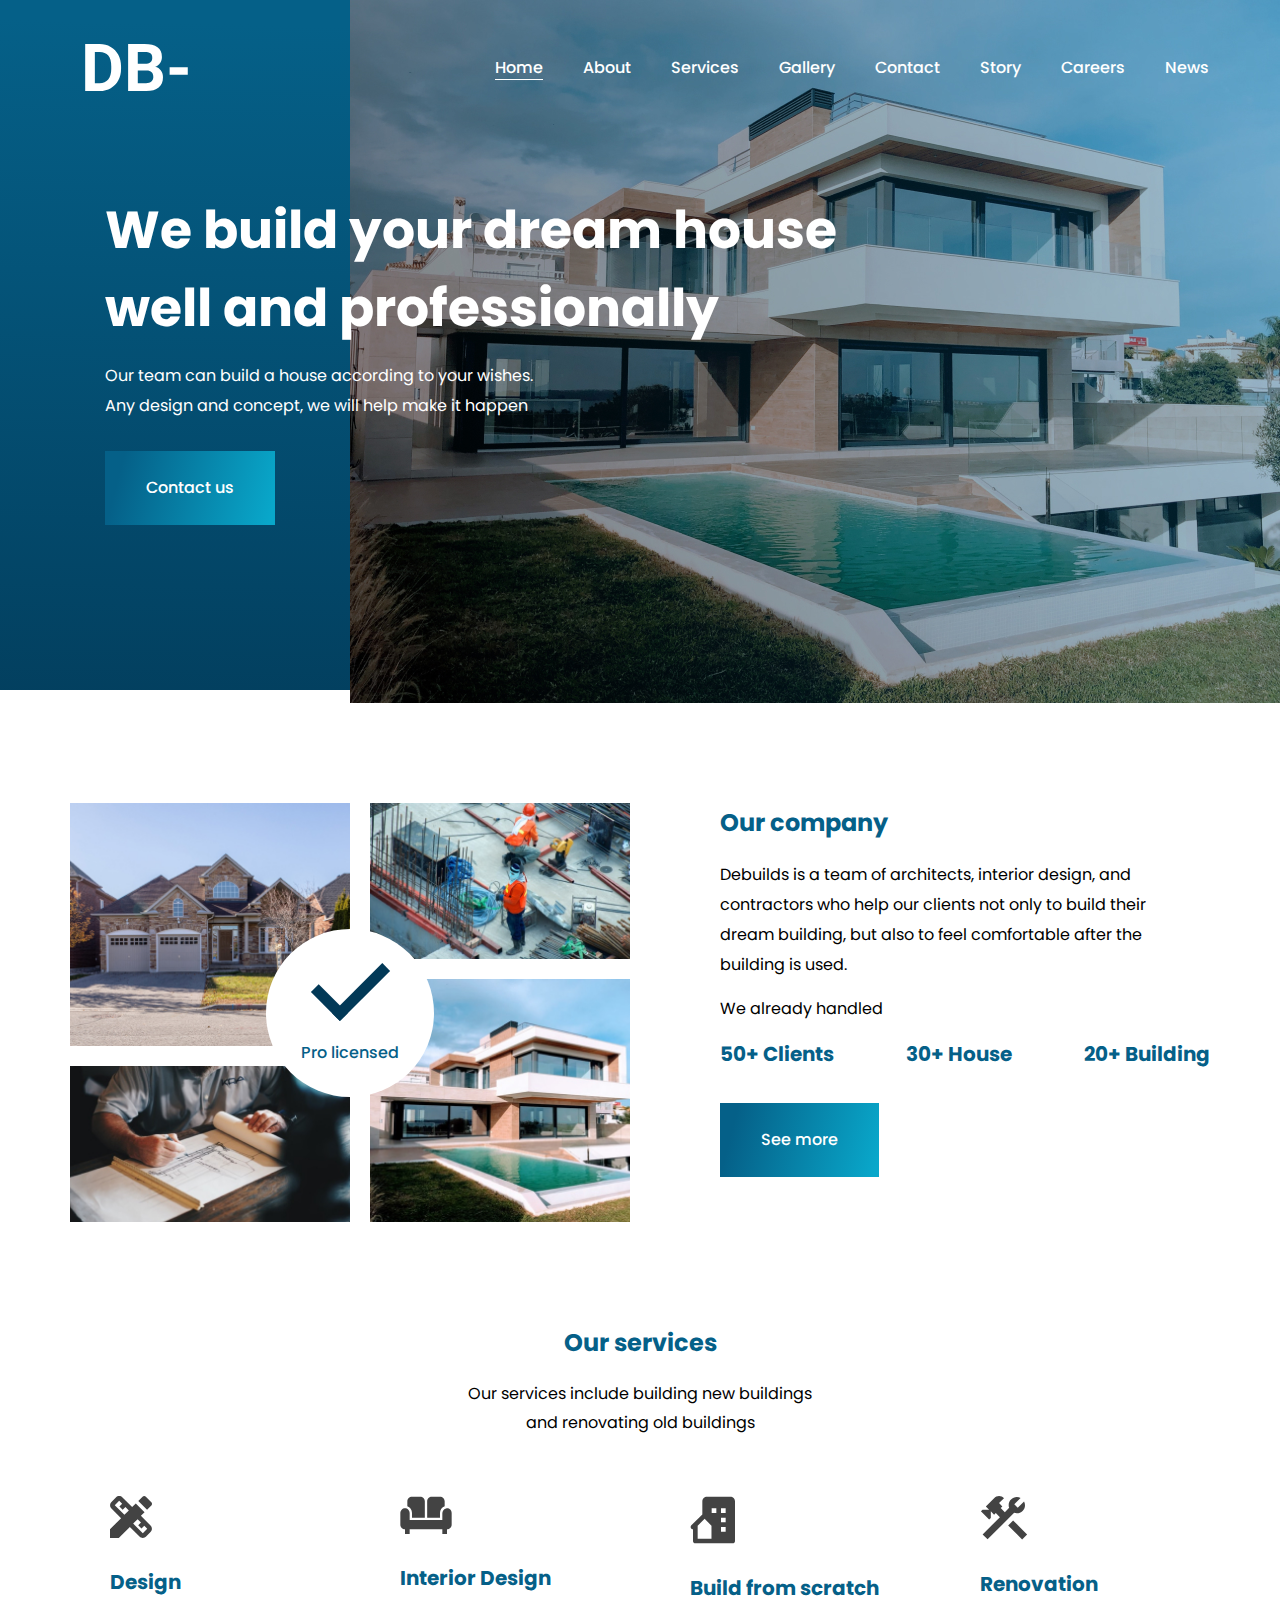
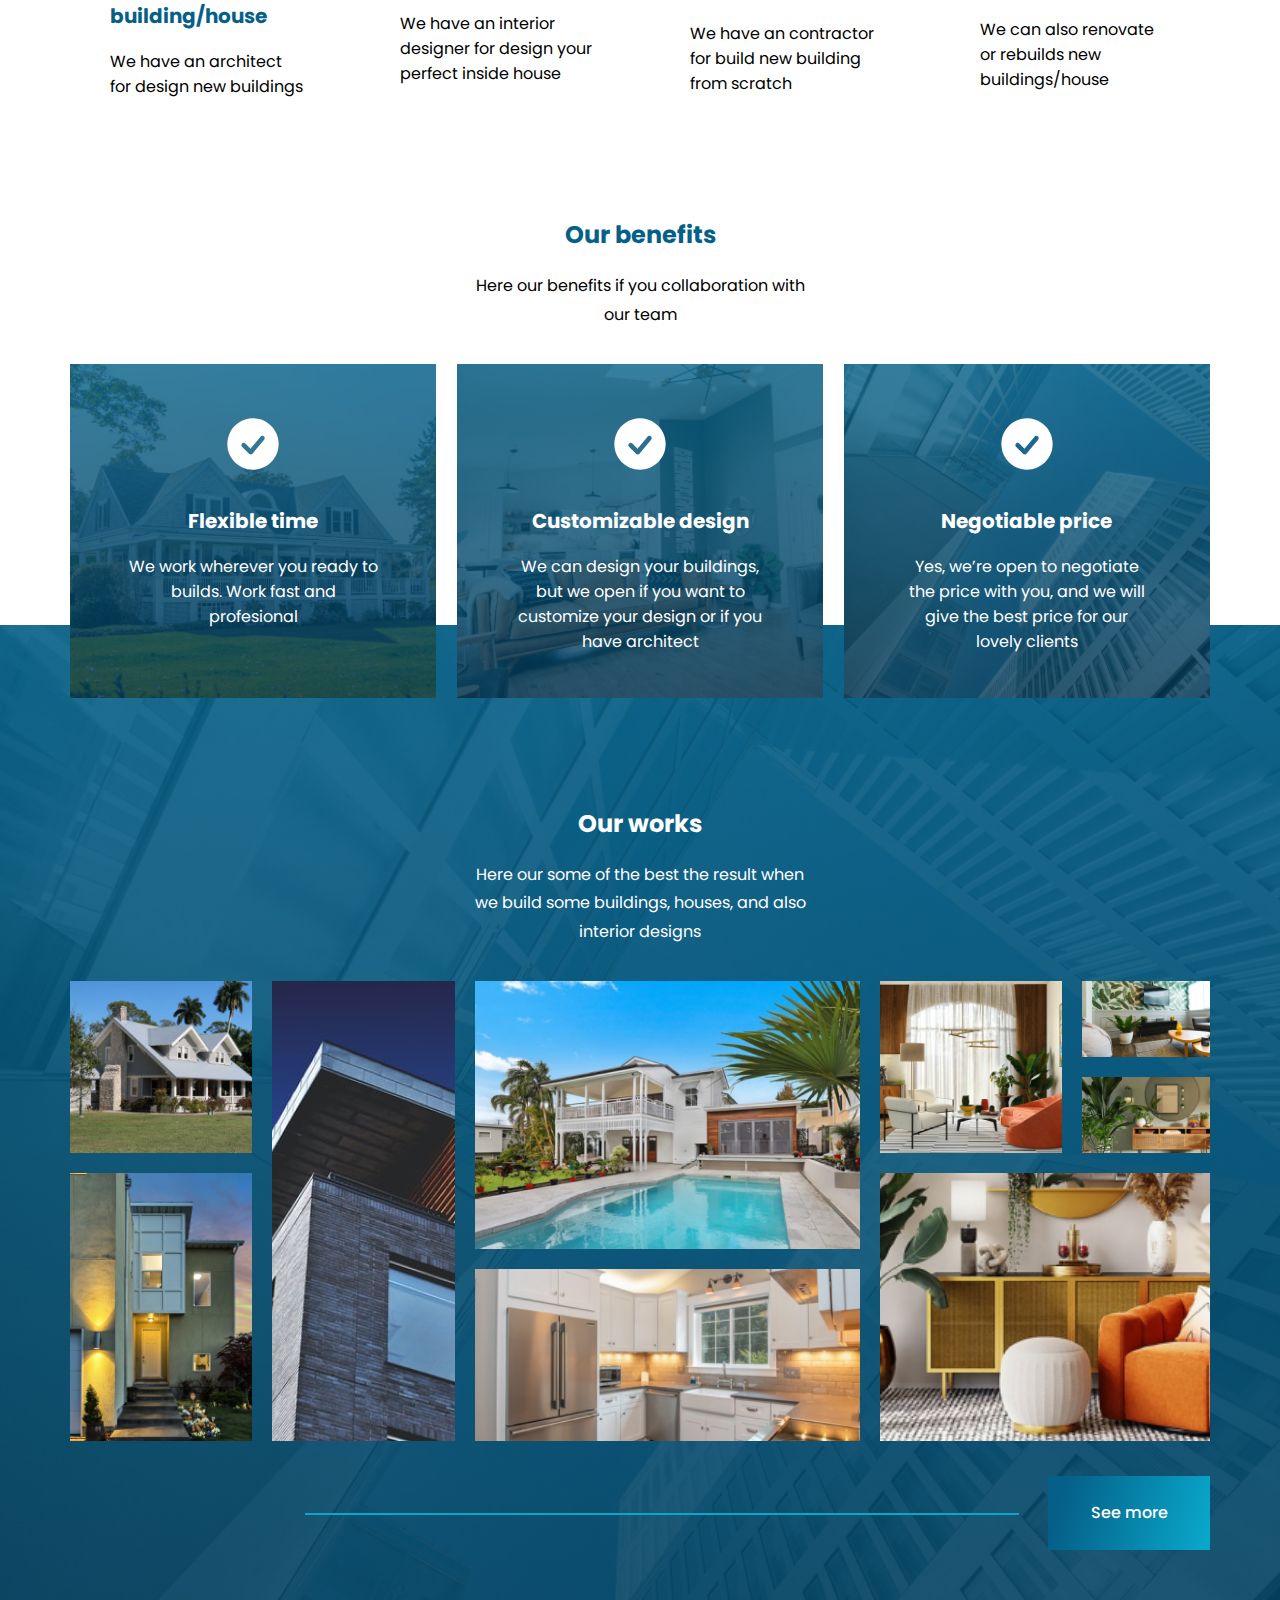
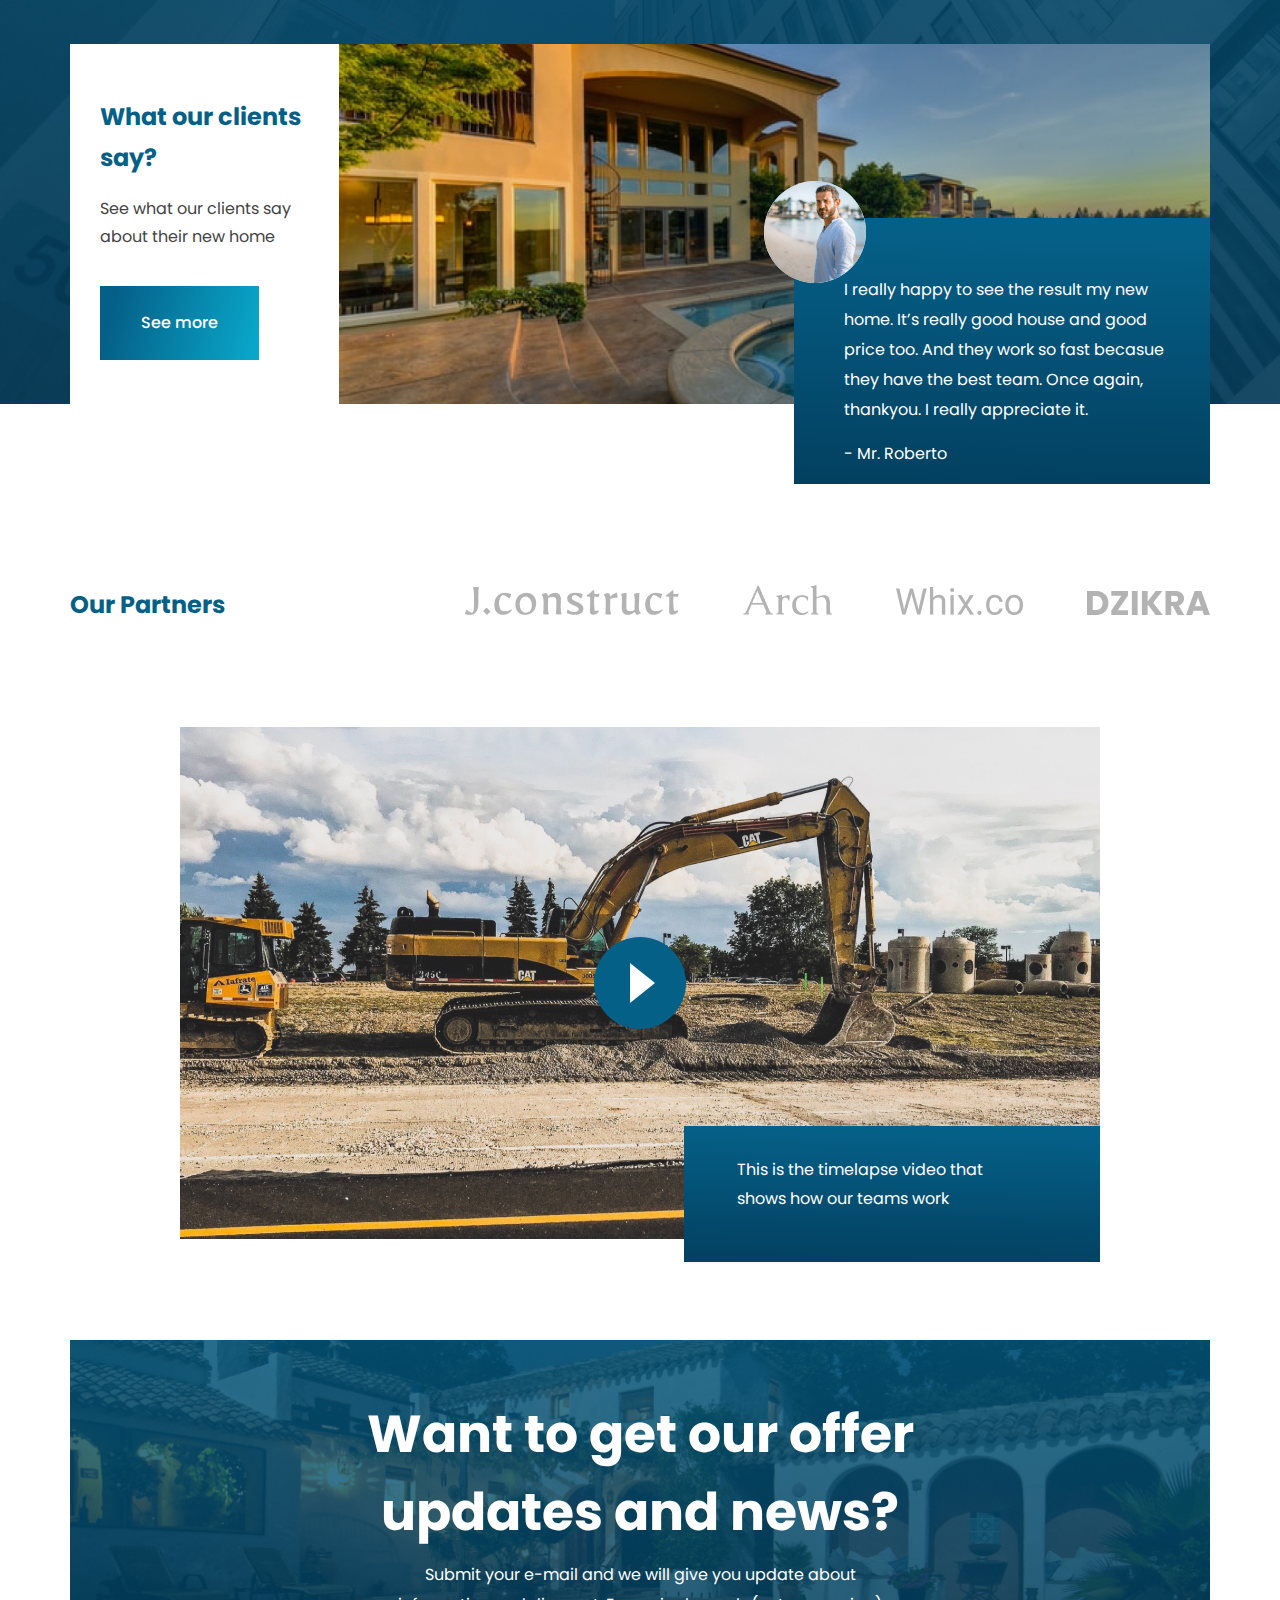
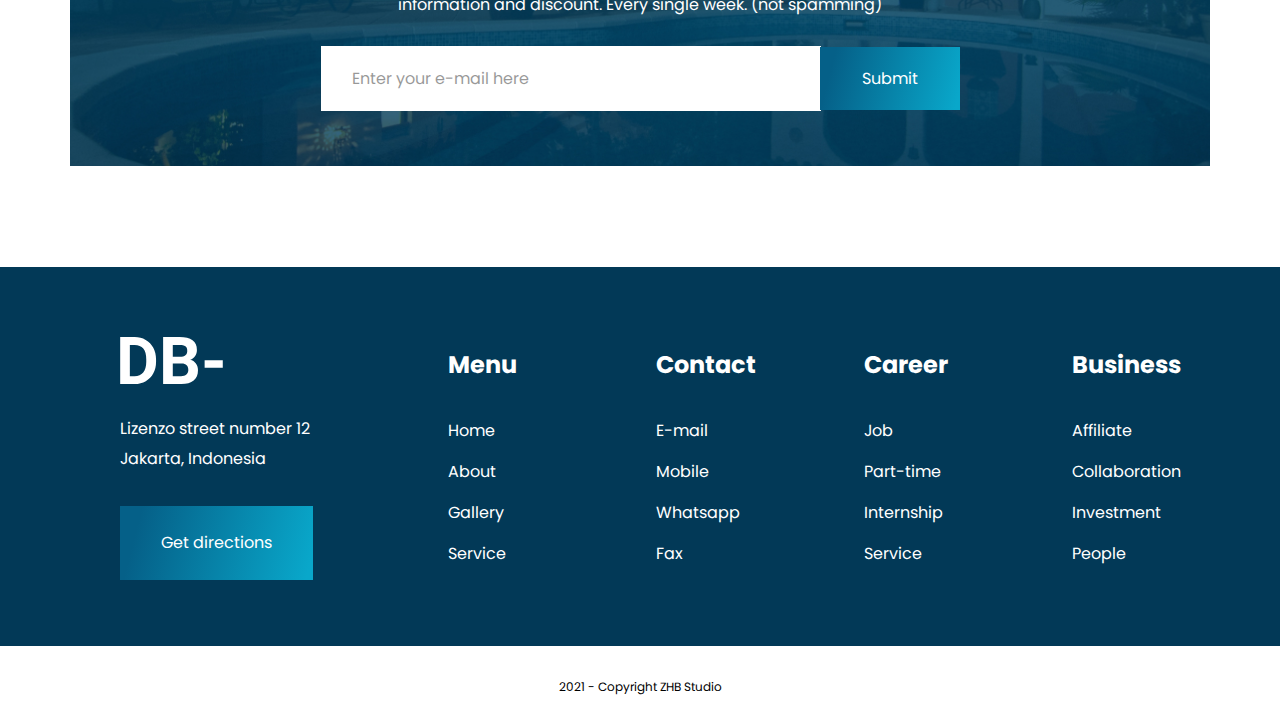
<file: index.html>
<!DOCTYPE html>
<html lang="en">
<head>
    <meta charset="UTF-8">
    <meta http-equiv="X-UA-Compatible" content="IE=edge">
    <meta name="viewport" content="width=device-width, initial-scale=1.0">
    <title>DB-</title>
    <link rel="stylesheet" href="css/style.css">
    <link rel="stylesheet" href="css/fonts.css">
    <link rel="stylesheet" href="css/jquery.fancybox.css">

    <script src="js/jquery-3.4.1.min.js"></script>
    <script src="js/jquery.fancybox.min.js"></script>
    <script src="js/script.js"></script>
    <script src="js/slick.min.js"></script>
</head>
<body>
<div class="wrapper">
    <!-- Шапка -->
        <header>
            <a href="index.html"><img src="img/logo.svg" alt="DB-"></a>

            <div class="menu_burger"><b></b></div>

            <ul class="menu">
                <li><a href="index.html" class="active">Home</a></li>
                <li><a href="about.html">About</a></li>
                <li><a href="services.html">Services</a></li>
                <li><a href="gallery.html">Gallery</a></li>
                <li><a href="contact.html">Contact</a></li>
                <li><a href="story.html">Story</a></li>
                <li><a href="careers.html">Careers</a></li>
                <li><a href="news.html">News</a></li>
            </ul>
        </header>
    <!-- End Шапка -->

    <!-- Главный экран -->
    <div class="main_scrin">
        <div class="page_width">
            <div class="text">
                <h1>We build your dream house well and professionally</h1>
            <p>Our team can build a house according to your wishes. Any design and concept, we will help make it happen</p>
            <a href="contact.html" class="button">Contact us</a>
            </div>
        </div>
    </div>
        
    <img class="main_scrin_bg" src="img/main_scrin_bg.jpg" alt="none">
    <!-- End Главный экран -->


    <!-- Наша компания -->
    <div class="page_width padding">
        <div class="our_company">
            <div class="img_and_circle">
                <div class="image">
                    <div class="item">
                        <img src="img/our_company_1.jpg" alt="none">
                    </div>
                    <div class="item">
                        <img src="img/our_company_2.jpg" alt="none">
                    </div>
                    <div class="item">
                        <img src="img/our_company_3.jpg" alt="none">
                    </div>
                    <div class="item">
                        <img src="img/our_company_4.jpg" alt="none">
                    </div>
                </div>
                <div class="circle">
                    <span>Pro licensed</span>
                </div>
            </div>

            <div class="text">
                <h2>Our company</h2>
                <p>Debuilds is a team of architects, interior design, and contractors who help our clients not only to build their dream building, but also to feel comfortable after the building is used.</p>
                

                <span>We already handled</span>
                <div class="achievements">
                    <span class="h3">50+ Clients</span>
                    <span class="h3">30+ House</span>
                    <span class="h3">20+ Building</span>
                </div>
                <a href="contact.html" class="button">See more</a>
            </div>
        </div>
    </div>
    <!--End  Наша компания -->

    <!-- Наши сервисы -->
    <div class="page_width padding">
        <div class="our_services">
            <h2>Our services</h2>
            <span class="under_h2">Our services include building new buildings and renovating old buildings</span>

            <div class="services_block">
                <div class="item">
                    <svg width="43" height="42" viewBox="0 0 43 42" fill="none" xmlns="http://www.w3.org/2000/svg">
                        <path d="M30.8933 19.8566L34.5567 16.1933L25.8067 7.44331L22.1433 11.1066L12.4833 1.46998C10.6633 -0.350023 7.7 -0.350023 5.88 1.46998L1.44667 5.90331C-0.373334 7.72331 -0.373334 10.6866 1.44667 12.5066L11.0833 22.1433L0 33.25V42H8.75L19.8567 30.8933L29.4933 40.53C31.71 42.7466 34.6967 41.93 36.0967 40.53L40.53 36.0966C42.35 34.2766 42.35 31.3133 40.53 29.4933L30.8933 19.8566ZM14.42 18.83L4.76 9.19331L9.17 4.75998L12.1333 7.72331L9.38 10.5L12.67 13.79L15.4467 11.0133L18.83 14.3966L14.42 18.83ZM32.8067 37.24L23.17 27.6033L27.6033 23.17L30.9867 26.5533L28.21 29.33L31.5 32.62L34.2767 29.8433L37.24 32.8066L32.8067 37.24ZM41.3233 9.42664C41.5396 9.21078 41.7113 8.95437 41.8283 8.6721C41.9454 8.38983 42.0057 8.08724 42.0057 7.78164C42.0057 7.47605 41.9454 7.17346 41.8283 6.89119C41.7113 6.60891 41.5396 6.35251 41.3233 6.13664L35.8633 0.676643C34.7667 -0.420024 33.25 -2.38516e-05 32.5733 0.676643L28.3033 4.94664L37.0533 13.6966L41.3233 9.42664Z" fill="#434343"/>
                    </svg>
                    <h3>Design building/house</h3>
                    <span>We have an architect for design new buildings</span>
                </div>
                <div class="item">
                    <svg width="52" height="38" viewBox="0 0 52 38" fill="none" xmlns="http://www.w3.org/2000/svg">
                        <path d="M27.1667 5.33335C27.1667 2.74335 29.2434 0.666687 31.8334 0.666687H40C42.5667 0.666687 44.6667 2.76669 44.6667 5.33335V10.3734C41.96 11.33 40 13.8967 40 16.93V21.6667H27.1667V5.33335ZM12 16.9067V21.6667H24.8334V5.33335C24.8334 2.74335 22.7567 0.666687 20.1667 0.666687H12C9.43337 0.666687 7.33337 2.76669 7.33337 5.33335V10.35C10.04 11.3067 12 13.8967 12 16.9067ZM46.2067 12.4034C43.92 12.7767 42.3334 14.9467 42.3334 17.28V24H9.66671V17C9.66671 15.7623 9.17504 14.5754 8.29987 13.7002C7.4247 12.825 6.23772 12.3334 5.00004 12.3334C3.76236 12.3334 2.57538 12.825 1.70021 13.7002C0.825039 14.5754 0.333374 15.7623 0.333374 17V28.6667C0.333374 31.2334 2.43337 33.3334 5.00004 33.3334V38H9.66671V33.3334H42.3334V38H47V33.3334C49.5667 33.3334 51.6667 31.2334 51.6667 28.6667V17C51.6667 14.1767 49.1234 11.9134 46.2067 12.4034Z" fill="#434343"/>
                    </svg>
                    <h3>Interior Design</h3>
                    <span>We have an interior designer for design your perfect inside house</span>
                </div>
                <div class="item">
                    <svg width="45" height="48" viewBox="0 0 45 48" fill="none" xmlns="http://www.w3.org/2000/svg">
                        <path d="M40.3123 0.666687H17.0233C14.431 0.666687 12.3333 2.76435 12.3333 5.35669V18.5097L1.36199 29.341C1.03326 29.6661 0.808525 30.0816 0.716312 30.5347C0.6241 30.9877 0.668565 31.458 0.844064 31.8857C1.01956 32.3135 1.31818 32.6794 1.70203 32.9372C2.08587 33.1949 2.53764 33.3328 2.99999 33.3334V45C2.99999 45.6189 3.24582 46.2124 3.68341 46.6499C4.12099 47.0875 4.71448 47.3334 5.33332 47.3334H42.6667C43.2855 47.3334 43.879 47.0875 44.3166 46.6499C44.7542 46.2124 45 45.6189 45 45V5.35435C45 2.76435 42.9046 0.666687 40.3123 0.666687ZM21.4847 31.259V42.6667H7.66665V29.6747L14.6363 22.7937L21.4847 29.8007V31.259ZM26.3333 17H21.6667V12.3334H26.3333V17ZM35.6666 35.6667H31V31H35.6666V35.6667ZM35.6666 26.3334H31V21.6667H35.6666V26.3334ZM35.6666 17H31V12.3334H35.6666V17Z" fill="#434343"/>
                    </svg>
                    <h3>Build from scratch</h3>
                    <span>We have an contractor for build new building from scratch</span>
                </div>
                <div class="item">
                    <svg width="48" height="44" viewBox="0 0 48 44" fill="none" xmlns="http://www.w3.org/2000/svg">
                        <path d="M28.1604 29.4013L33.1094 24.4523L47.1 38.443L42.151 43.392L28.1604 29.4013ZM36.8334 17.3333C41.3367 17.3333 45 13.67 45 9.16664C45 7.8133 44.6267 6.5533 44.0434 5.4333L37.7434 11.7333L34.2667 8.25664L40.5667 1.95664C39.4467 1.3733 38.1867 0.999971 36.8334 0.999971C32.33 0.999971 28.6667 4.6633 28.6667 9.16664C28.6667 10.1233 28.8534 11.0333 29.1567 11.8733L24.84 16.19L20.6867 12.0366L22.3434 10.38L19.0534 7.08997L24 2.1433C22.6875 0.832433 20.9084 0.0961304 19.0534 0.0961304C17.1984 0.0961304 15.4192 0.832433 14.1067 2.1433L5.84669 10.4033L9.13669 13.6933H2.55669L0.900024 15.35L9.16002 23.61L10.8167 21.9533V15.35L14.1067 18.64L15.7634 16.9833L19.9167 21.1366L2.62669 38.4266L7.57336 43.3733L34.1267 16.8433C34.9667 17.1466 35.8767 17.3333 36.8334 17.3333Z" fill="#434343"/>
                    </svg>
                    <h3>Renovation</h3>
                    <span>We can also renovate or rebuilds new buildings/house</span>
                </div>
            </div>
        </div>
    </div>
    <!--End Наши сервисы -->

    <!-- Наши преимущества -->
    <div class="page_width padding">
        <div class="our_benefits">
            <h2>Our benefits</h2>
            <span class="under_h2">Here our benefits if you collaboration with our team</span>
            <div class="benefits_block">
                <div class="item">
                    <img src="img/icon_check.svg" alt="check">
                    <h3>Flexible time</h3>
                    <span>We work wherever you ready to builds. Work fast and profesional</span>
                </div>
                <div class="item">
                    <img src="img/icon_check.svg" alt="check">
                    <h3>Customizable design</h3>
                    <span>We can design your buildings, but we open if you want to customize your design or if you have architect</span>
                </div>
                <div class="item">
                    <img src="img/icon_check.svg" alt="check">
                    <h3>Negotiable price</h3>
                    <span>Yes, we’re open to negotiate the price with you, and we will give the best price for our lovely clients</span>
                </div>
            </div>
        </div>
    </div>
    <!--End Наши преимущест -->

    <!-- Наши работы -->
    <div class="our_works padding">
        <div class="page_width">
            <h2>Our works</h2>
            <span class="under_h2">Here our some of the best the result when we build some buildings, houses, and also interior designs</span>
            <div class="our_works_gallery">
                <div class="item">
                    <a data-fancybox="photogallery" href="img/works_1.jpg"><img src="img/works_1.jpg" alt="none"></a>
                </div>
                <div class="item">
                    <a data-fancybox="photogallery" href="img/works_2.jpg"><img src="img/works_2.jpg" alt="none"></a>
                </div>
                <div class="item">
                    <a data-fancybox="photogallery" href="img/works_3.jpg"><img src="img/works_3.jpg" alt="none"></a>
                </div>
                <div class="item">
                    <a data-fancybox="photogallery" href="img/works_4.jpg"><img src="img/works_4.jpg" alt="none"></a>
                </div>
                <div class="item">
                    <a data-fancybox="photogallery" href="img/works_5.jpg"><img src="img/works_5.jpg" alt="none"></a>
                </div>
                <div class="item">
                    <a data-fancybox="photogallery" href="img/works_6.jpg"><img src="img/works_6.jpg" alt="none"></a>
                </div>
                <div class="item">
                    <a data-fancybox="photogallery" href="img/works_7.jpg"><img src="img/works_7.jpg" alt="none"></a>
                </div>
                <div class="item">
                    <a data-fancybox="photogallery" href="img/works_8.jpg"><img src="img/works_8.jpg" alt="none"></a>
                </div>
                <div class="item">
                    <a data-fancybox="photogallery" href="img/works_9.jpg"><img src="img/works_9.jpg" alt="none"></a>
                </div>
            </div>
            <a href="gallery.html" class="button right">See more</a>

            <!-- комментарий -->
            <div class="comment_block">
                <div class="text_img">
                    <div class="text_block">
                        <h2>What our clients say?</h2>
                        <span class="under_h2">See what our clients say about their new home</span>
                        <a href="gallery.html" class="button">See more</a>
                    </div>
                    <div class="image_block">
                        <img src="img/coment.jpg" alt="none">
                    </div>
                </div>
                <div class="comment">
                    <div class="image">
                        <img src="img/comment_persen.jpg" alt="none">
                    </div>
                    <div class="text">
                        <p>I really happy to see the result my new home. It’s really good house and good price too. And they work so fast becasue they have the best team. Once again, thankyou. I really appreciate it.</p>
                        <span>- Mr. Roberto</span>
                    </div>
                </div>
            </div>
            <!--End комментарий -->
        </div>
    </div>
    <!--End Наши работы -->

    <!-- Наши партнёры -->
    <div class="page_width padding">
        <div class="our_partners">
            <h2>Our Partners</h2>
            <div class="partners_block">
                <img class="item" src="img/partner_logo_1.jpg">
                <img class="item" src="img/partner_logo_2.jpg">
                <img class="item" src="img/partner_logo_3.jpg">
                <img class="item" src="img/partner_logo_4.jpg">
            </div>
        </div>
    </div>
    <!--End Наши партнёры -->

    <!-- Видео -->
    <div class="page_width padding">
        <div class="video">
            <img src="img/vidio_1.jpg" alt="video">
            <a href="https://www.youtube.com/watch?v=Jn09UdSb3aA" data-fancybox="vidio"><b></b></a>
            <div class="video_text">
                <p>This is the timelapse video that shows how our teams work</p>
            </div>
        </div>
    </div>
    <!--End Видео -->

    <!-- рассылка -->
    <div class="page_width padding">
        <div class="mailing">
            <span class="h1">Want to get our offer updates and news?</span>
            <p>Submit your e-mail and we will give you update about information and discount. Every single week. (not spamming)</p>
            
            <div class="email">
                <input type="email" placeholder="Enter your e-mail here">
                <input type="button" value="Submit">
            </div>
        </div>
    </div>
    <!--End рассылка -->

    <!-- Подвал -->
    <footer class="padding">
        <div class="page_width">
            <div class="footer_block">
                <div class="item">
                    <img src="img/logo.svg" alt="DB-">
                    <p>Lizenzo street number 12 Jakarta, Indonesia</p>
                    <a href="#" class="button">Get directions</a>
                </div>
                <div class="item">
                    <span class="h2 footer_item">Menu</span>
                    <ul>
                        <li><a href="index.html">Home</a></li>
                        <li><a href="about.html">About</a></li>
                        <li><a href="gallery.html">Gallery</a></li>
                        <li><a href="services.html">Service</a></li>
                    </ul>
                </div>
                <div class="item footer_item">
                    <span class="h2">Contact</span>
                    <ul>
                        <li><a href="maleto:some_email@.come">E-mail</a></li>
                        <li><a href="tel:333444455555">Mobile</a></li>
                        <li><a href="https://wa.me/79200000000">Whatsapp</a></li>
                        <li><a href="#">Fax</a></li>
                    </ul>
                </div>
                <div class="item footer_item">
                    <span class="h2">Career</span>
                    <ul>
                        <li><a href="#">Job</a></li>
                        <li><a href="#">Part-time</a></li>
                        <li><a href="#">Internship</a></li>
                        <li><a href="#">Service</a></li>
                    </ul>
                </div>
                <div class="item footer_item">
                    <span class="h2">Business</span>
                    <ul>
                        <li><a href="#">Affiliate</a></li>
                        <li><a href="#">Collaboration</a></li>
                        <li><a href="#">Investment</a></li>
                        <li><a href="#">People</a></li>
                    </ul>
                </div>
            </div>
        </div>
        <div class="copyrit">
            <div class="page_width">
                <span>2021 - Copyright ZHB Studio</span>
            </div>
        </div>
    </footer>
    <!--End Подвал -->
</div>
</body>
</html>
</file>
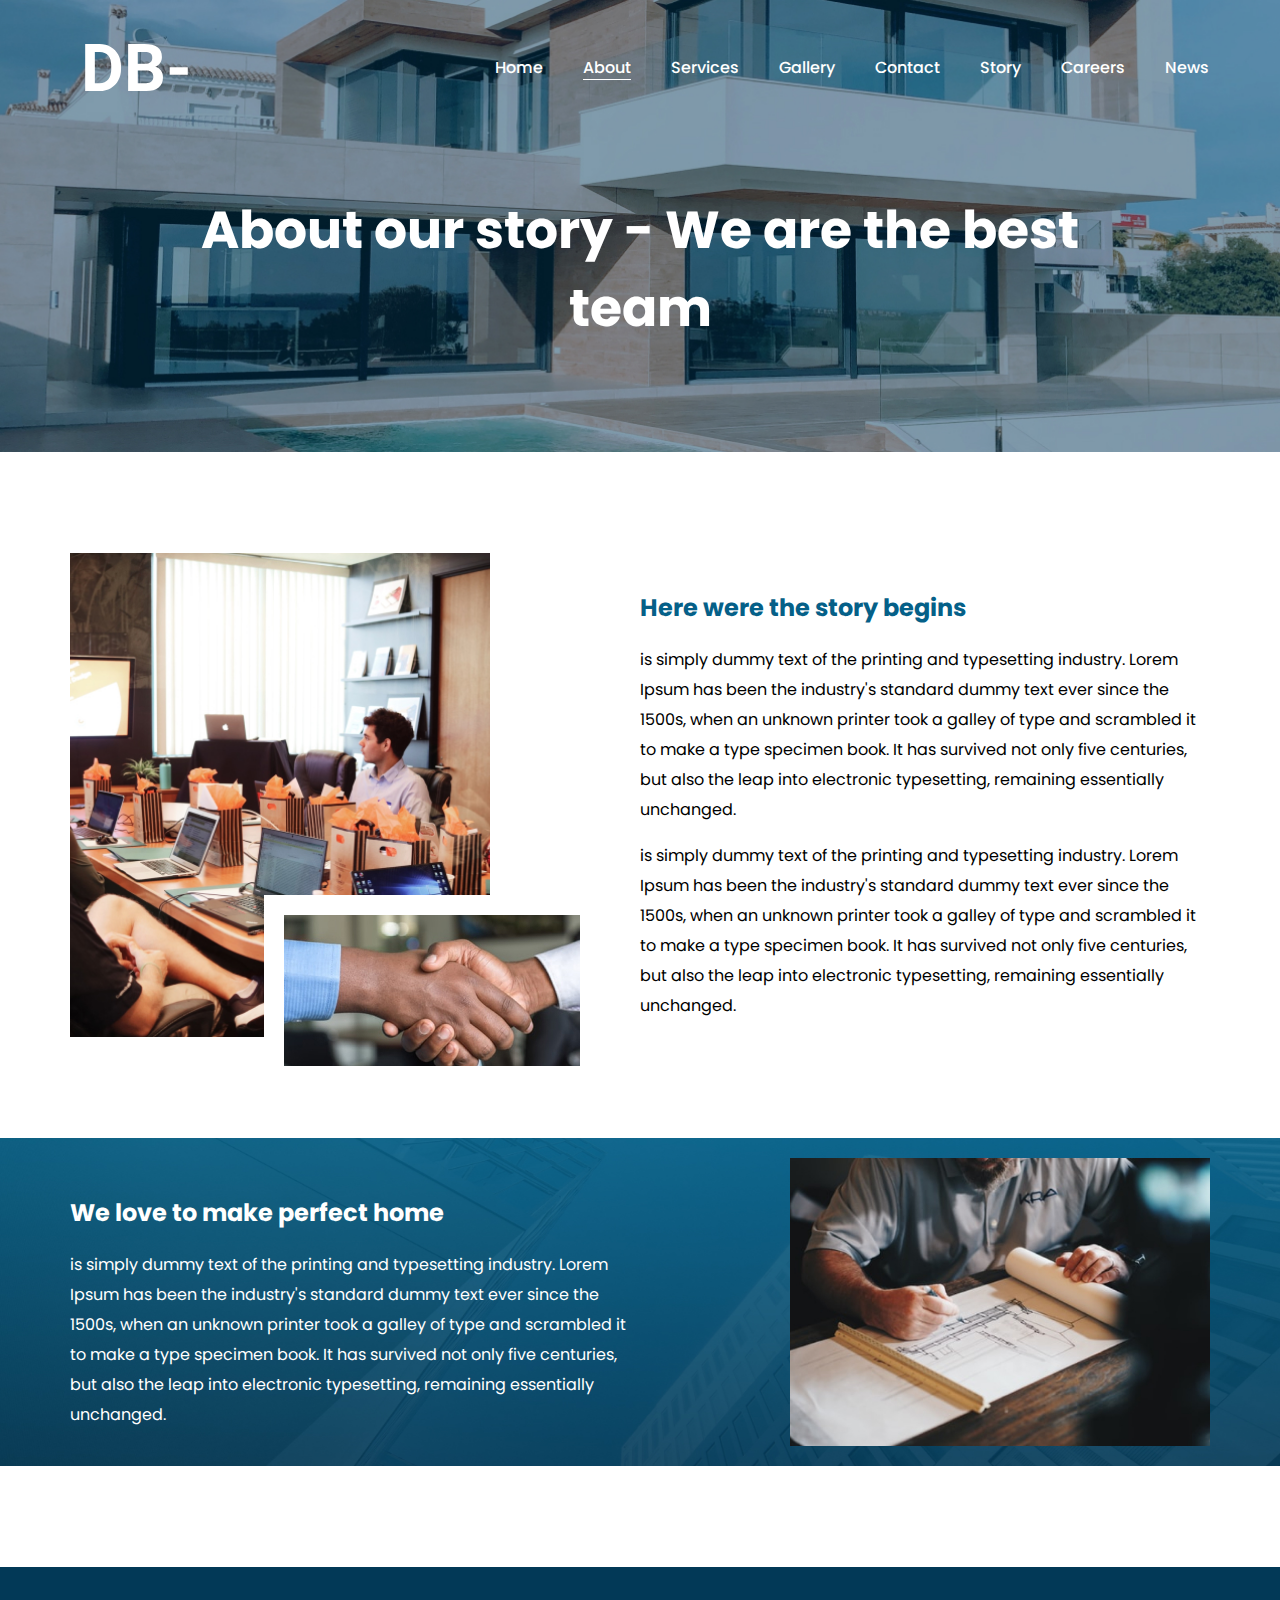
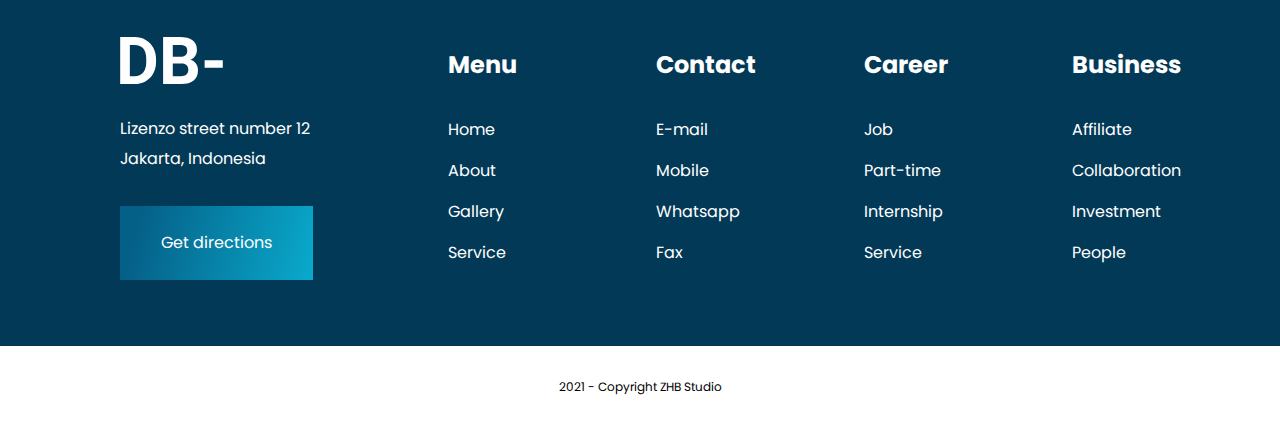
<file: about.html>
<!DOCTYPE html>
<html lang="en">
<head>
    <meta charset="UTF-8">
    <meta http-equiv="X-UA-Compatible" content="IE=edge">
    <meta name="viewport" content="width=device-width, initial-scale=1.0">
    <title>DB-</title>
    <link rel="stylesheet" href="css/style.css">
    <link rel="stylesheet" href="css/fonts.css">
    <link rel="stylesheet" href="css/jquery.fancybox.css">

    <script src="js/jquery-3.4.1.min.js"></script>
    <script src="js/jquery.fancybox.min.js"></script>
    <script src="js/script.js"></script>
</head>
<body>
<div class="wrapper">
    <!-- Шапка -->
        <header>
            <a href="index.html"><img src="img/logo.svg" alt="DB-"></a>

            <div class="menu_burger"><b></b></div>

            <ul class="menu">
                <li><a href="index.html">Home</a></li>
                <li><a href="about.html" class="active">About</a></li>
                <li><a href="services.html">Services</a></li>
                <li><a href="gallery.html">Gallery</a></li>
                <li><a href="contact.html">Contact</a></li>
                <li><a href="story.html">Story</a></li>
                <li><a href="careers.html">Careers</a></li>
                <li><a href="news.html">News</a></li>
            </ul>
        </header>
    <!-- End Шапка -->

    <!-- Главный экран -->
    <div class="scrin">
        <div class="page_width">
            <div class="text">
                <span class="h1">About our story - We are the best team</span>
            </div>
        </div>
    </div>
    <!-- End Главный экран -->

    <div class="page_width padding">
        <div class="img_and_text">
            <div class="img_block">
                <img src="img/about_1.jpg" alt="none">
                <img class="second_img" src="img/about_2.jpg" alt="none">
            </div>
            <div class="text">
                <span class="h2">Here were the story begins</span>
                <p>is simply dummy text of the printing and typesetting industry. Lorem Ipsum has been the industry's standard dummy text ever since the 1500s, when an unknown printer took a galley of type and scrambled it to make a type specimen book. It has survived not only five centuries, but also the leap into electronic typesetting, remaining essentially unchanged.</p>
                <p>is simply dummy text of the printing and typesetting industry. Lorem Ipsum has been the industry's standard dummy text ever since the 1500s, when an unknown printer took a galley of type and scrambled it to make a type specimen book. It has survived not only five centuries, but also the leap into electronic typesetting, remaining essentially unchanged.</p>
            </div>
        </div>
    </div>

    <div class="text_and_img_bg padding">
        <img class="block_bg" src="img/text_and_img_bg_1.jpg" alt="none">
        <div class="page_width">
            <div class="img_and_text">
                <div class="img_block right">
                    <img src="img/about_3.jpg" alt="none">
                </div>
                <div class="text">
                    <span class="h2">We love to make perfect home</span>
                    <p>is simply dummy text of the printing and typesetting industry. Lorem Ipsum has been the industry's standard dummy text ever since the 1500s, when an unknown printer took a galley of type and scrambled it to make a type specimen book. It has survived not only five centuries, but also the leap into electronic typesetting, remaining essentially unchanged.</p>
                </div>
            </div>
        </div>
    </div>

    <!-- Подвал -->
    <footer class="padding">
        <div class="page_width">
            <div class="footer_block">
                <div class="item">
                    <img src="img/logo.svg" alt="DB-">
                    <p>Lizenzo street number 12 Jakarta, Indonesia</p>
                    <a href="#" class="button">Get directions</a>
                </div>
                <div class="item footer_item">
                    <span class="h2">Menu</span>
                    <ul>
                        <li><a href="index.html">Home</a></li>
                        <li><a href="about.html">About</a></li>
                        <li><a href="gallery.html">Gallery</a></li>
                        <li><a href="services.html">Service</a></li>
                    </ul>
                </div>
                <div class="item footer_item">
                    <span class="h2">Contact</span>
                    <ul>
                        <li><a href="maleto:some_email@.come">E-mail</a></li>
                        <li><a href="tel:333444455555">Mobile</a></li>
                        <li><a href="https://wa.me/79200000000">Whatsapp</a></li>
                        <li><a href="#">Fax</a></li>
                    </ul>
                </div>
                <div class="item">
                    <span class="h2">Career</span>
                    <ul>
                        <li><a href="career.html">Job</a></li>
                        <li><a href="#">Part-time</a></li>
                        <li><a href="#">Internship</a></li>
                        <li><a href="services.html">Service</a></li>
                    </ul>
                </div>
                <div class="item">
                    <span class="h2">Business</span>
                    <ul>
                        <li><a href="#">Affiliate</a></li>
                        <li><a href="#">Collaboration</a></li>
                        <li><a href="#">Investment</a></li>
                        <li><a href="#">People</a></li>
                    </ul>
                </div>
            </div>
        </div>
        <div class="copyrit">
            <div class="page_width">
                <span>2021 - Copyright ZHB Studio</span>
            </div>
        </div>
    </footer>
    <!--End Подвал -->
</div>
</body>
</html>
</file>
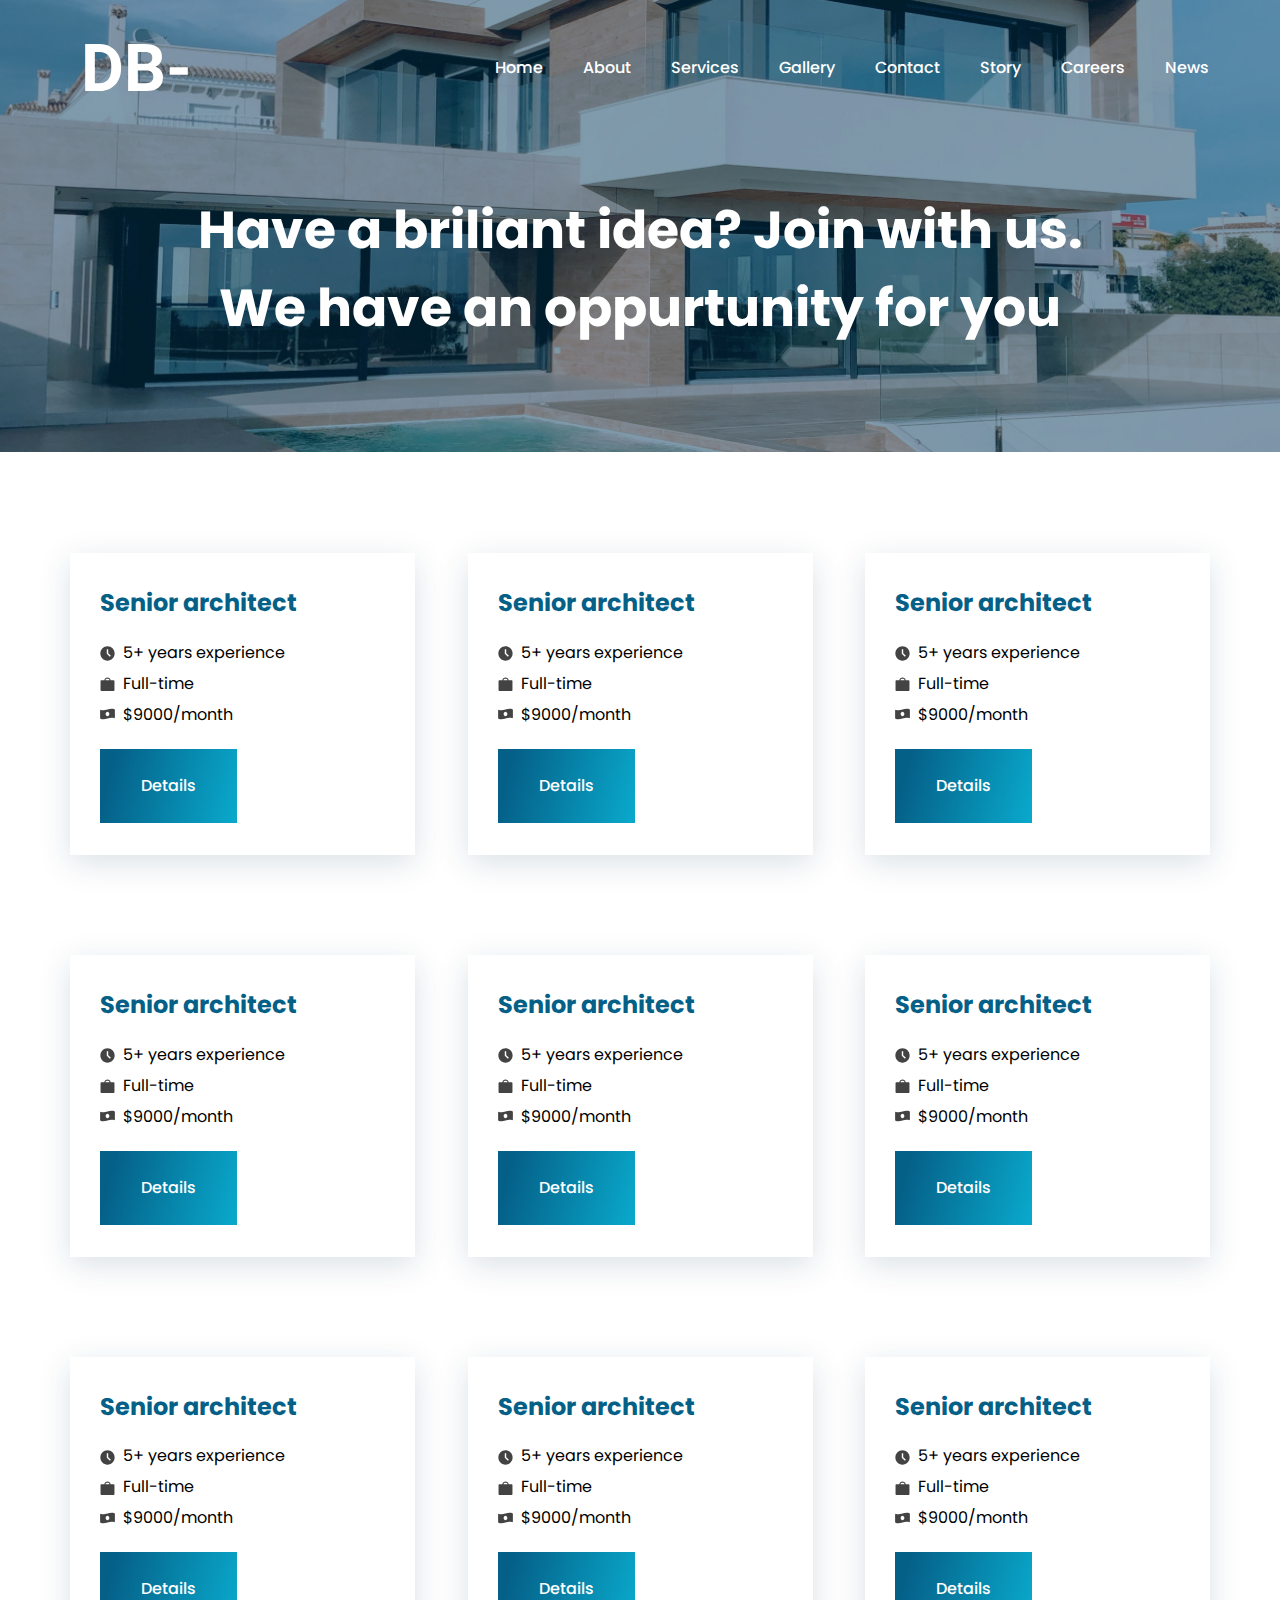
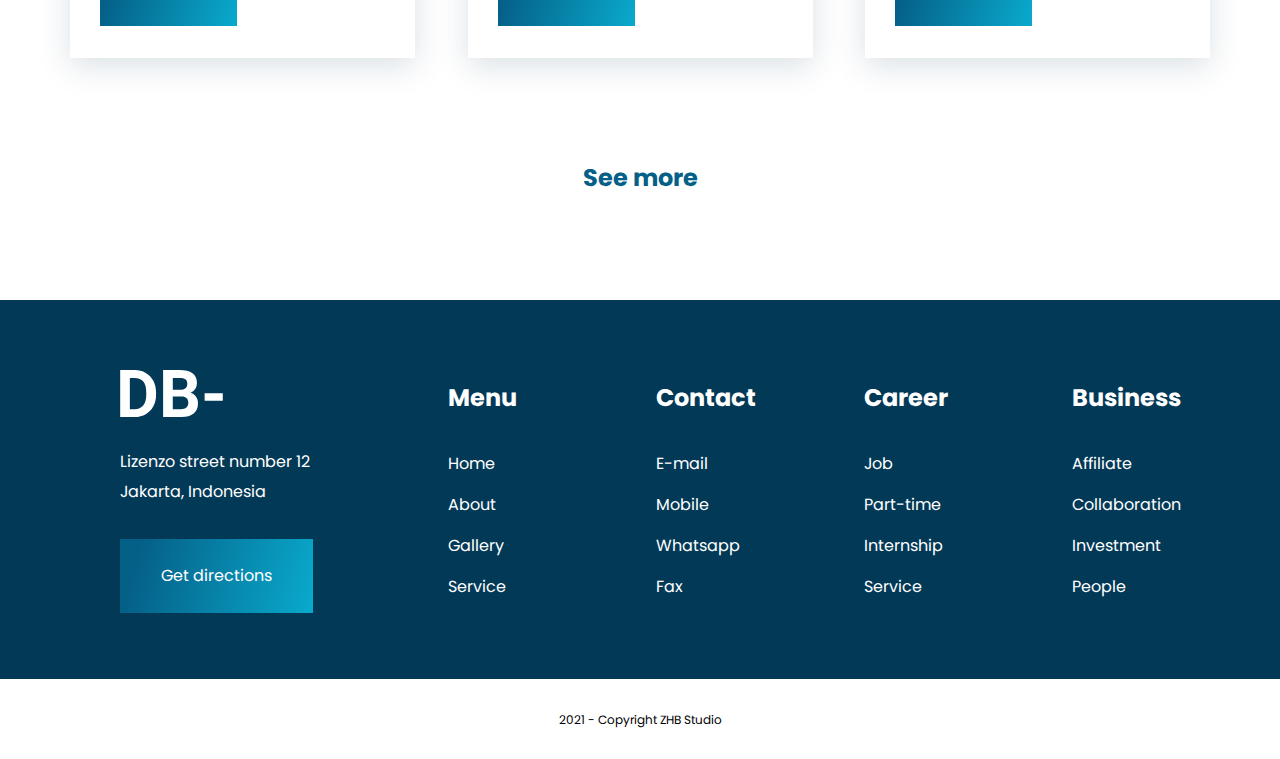
<file: career.html>
<!DOCTYPE html>
<html lang="en">
<head>
    <meta charset="UTF-8">
    <meta http-equiv="X-UA-Compatible" content="IE=edge">
    <meta name="viewport" content="width=device-width, initial-scale=1.0">
    <title>DB-</title>
    <link rel="stylesheet" href="css/style.css">
    <link rel="stylesheet" href="css/fonts.css">
    <link rel="stylesheet" href="css/jquery.fancybox.css">

    <script src="js/jquery-3.4.1.min.js"></script>
    <script src="js/jquery.fancybox.min.js"></script>
    <script src="js/script.js"></script>
    <script src="js/slick.min.js"></script>
</head>
<body>
<div class="wrapper">
    <!-- Шапка -->
        <header>
            <a href="index.html"><img src="img/logo.svg" alt="DB-"></a>

            <div class="menu_burger"><b></b></div>

            <ul class="menu">
                <li><a href="index.html">Home</a></li>
                <li><a href="about.html">About</a></li>
                <li><a href="services.html">Services</a></li>
                <li><a href="gallery.html">Gallery</a></li>
                <li><a href="contact.html">Contact</a></li>
                <li><a href="story.html">Story</a></li>
                <li><a href="careers.html">Careers</a></li>
                <li><a href="news.html">News</a></li>
            </ul>
        </header>
    <!-- End Шапка -->

    <!-- Главный экран -->
    <div class="scrin">
        <div class="page_width">
            <div class="text">
                <span class="h1">Have a briliant idea? Join with us. We have an oppurtunity for you</span>
            </div>
        </div>
    </div>
    <!-- End Главный экран -->   
    
    <div class="page_width padding">
        <div class="vacancies">
            <div class="item">
                <span class="h2">Senior architect</span>
                <ul>
                    <li>5+ years experience</li>
                    <li>Full-time</li>
                    <li>$9000/month</li>
                </ul>
                <a href="#" class="button">Details</a>
            </div>
            <div class="item">
                <span class="h2">Senior architect</span>
                <ul>
                    <li>5+ years experience</li>
                    <li>Full-time</li>
                    <li>$9000/month</li>
                </ul>
                <a href="#" class="button">Details</a>
            </div>
            <div class="item">
                <span class="h2">Senior architect</span>
                <ul>
                    <li>5+ years experience</li>
                    <li>Full-time</li>
                    <li>$9000/month</li>
                </ul>
                <a href="#" class="button">Details</a>
            </div>
            <div class="item">
                <span class="h2">Senior architect</span>
                <ul>
                    <li>5+ years experience</li>
                    <li>Full-time</li>
                    <li>$9000/month</li>
                </ul>
                <a href="#" class="button">Details</a>
            </div>
            <div class="item">
                <span class="h2">Senior architect</span>
                <ul>
                    <li>5+ years experience</li>
                    <li>Full-time</li>
                    <li>$9000/month</li>
                </ul>
                <a href="#" class="button">Details</a>
            </div>
            <div class="item">
                <span class="h2">Senior architect</span>
                <ul>
                    <li>5+ years experience</li>
                    <li>Full-time</li>
                    <li>$9000/month</li>
                </ul>
                <a href="#" class="button">Details</a>
            </div>
            <div class="item">
                <span class="h2">Senior architect</span>
                <ul>
                    <li>5+ years experience</li>
                    <li>Full-time</li>
                    <li>$9000/month</li>
                </ul>
                <a href="#" class="button">Details</a>
            </div>
            <div class="item">
                <span class="h2">Senior architect</span>
                <ul>
                    <li>5+ years experience</li>
                    <li>Full-time</li>
                    <li>$9000/month</li>
                </ul>
                <a href="#" class="button">Details</a>
            </div>
            <div class="item">
                <span class="h2">Senior architect</span>
                <ul>
                    <li>5+ years experience</li>
                    <li>Full-time</li>
                    <li>$9000/month</li>
                </ul>
                <a href="#" class="button">Details</a>
            </div>
        </div>
        <a href="#" class="h2">See more</a>
    </div>
    
    <!-- Подвал -->
    <footer class="padding">
        <div class="page_width">
            <div class="footer_block">
                <div class="item">
                    <img src="img/logo.svg" alt="DB-">
                    <p>Lizenzo street number 12 Jakarta, Indonesia</p>
                    <a href="#" class="button">Get directions</a>
                </div>
                <div class="item footer_item">
                    <span class="h2">Menu</span>
                    <ul>
                        <li><a href="index.html">Home</a></li>
                        <li><a href="about.html">About</a></li>
                        <li><a href="gallery.html">Gallery</a></li>
                        <li><a href="services.html">Service</a></li>
                    </ul>
                </div>
                <div class="item footer_item">
                    <span class="h2">Contact</span>
                    <ul>
                        <li><a href="maleto:some_email@.come">E-mail</a></li>
                        <li><a href="tel:333444455555">Mobile</a></li>
                        <li><a href="https://wa.me/79200000000">Whatsapp</a></li>
                        <li><a href="#">Fax</a></li>
                    </ul>
                </div>
                <div class="item">
                    <span class="h2">Career</span>
                    <ul>
                        <li><a href="career.html">Job</a></li>
                        <li><a href="#">Part-time</a></li>
                        <li><a href="#">Internship</a></li>
                        <li><a href="services.html">Service</a></li>
                    </ul>
                </div>
                <div class="item">
                    <span class="h2">Business</span>
                    <ul>
                        <li><a href="#">Affiliate</a></li>
                        <li><a href="#">Collaboration</a></li>
                        <li><a href="#">Investment</a></li>
                        <li><a href="#">People</a></li>
                    </ul>
                </div>
            </div>
        </div>
        <div class="copyrit">
            <div class="page_width">
                <span>2021 - Copyright ZHB Studio</span>
            </div>
        </div>
    </footer>
    <!--End Подвал -->
</div>
</body>
</html>
</file>
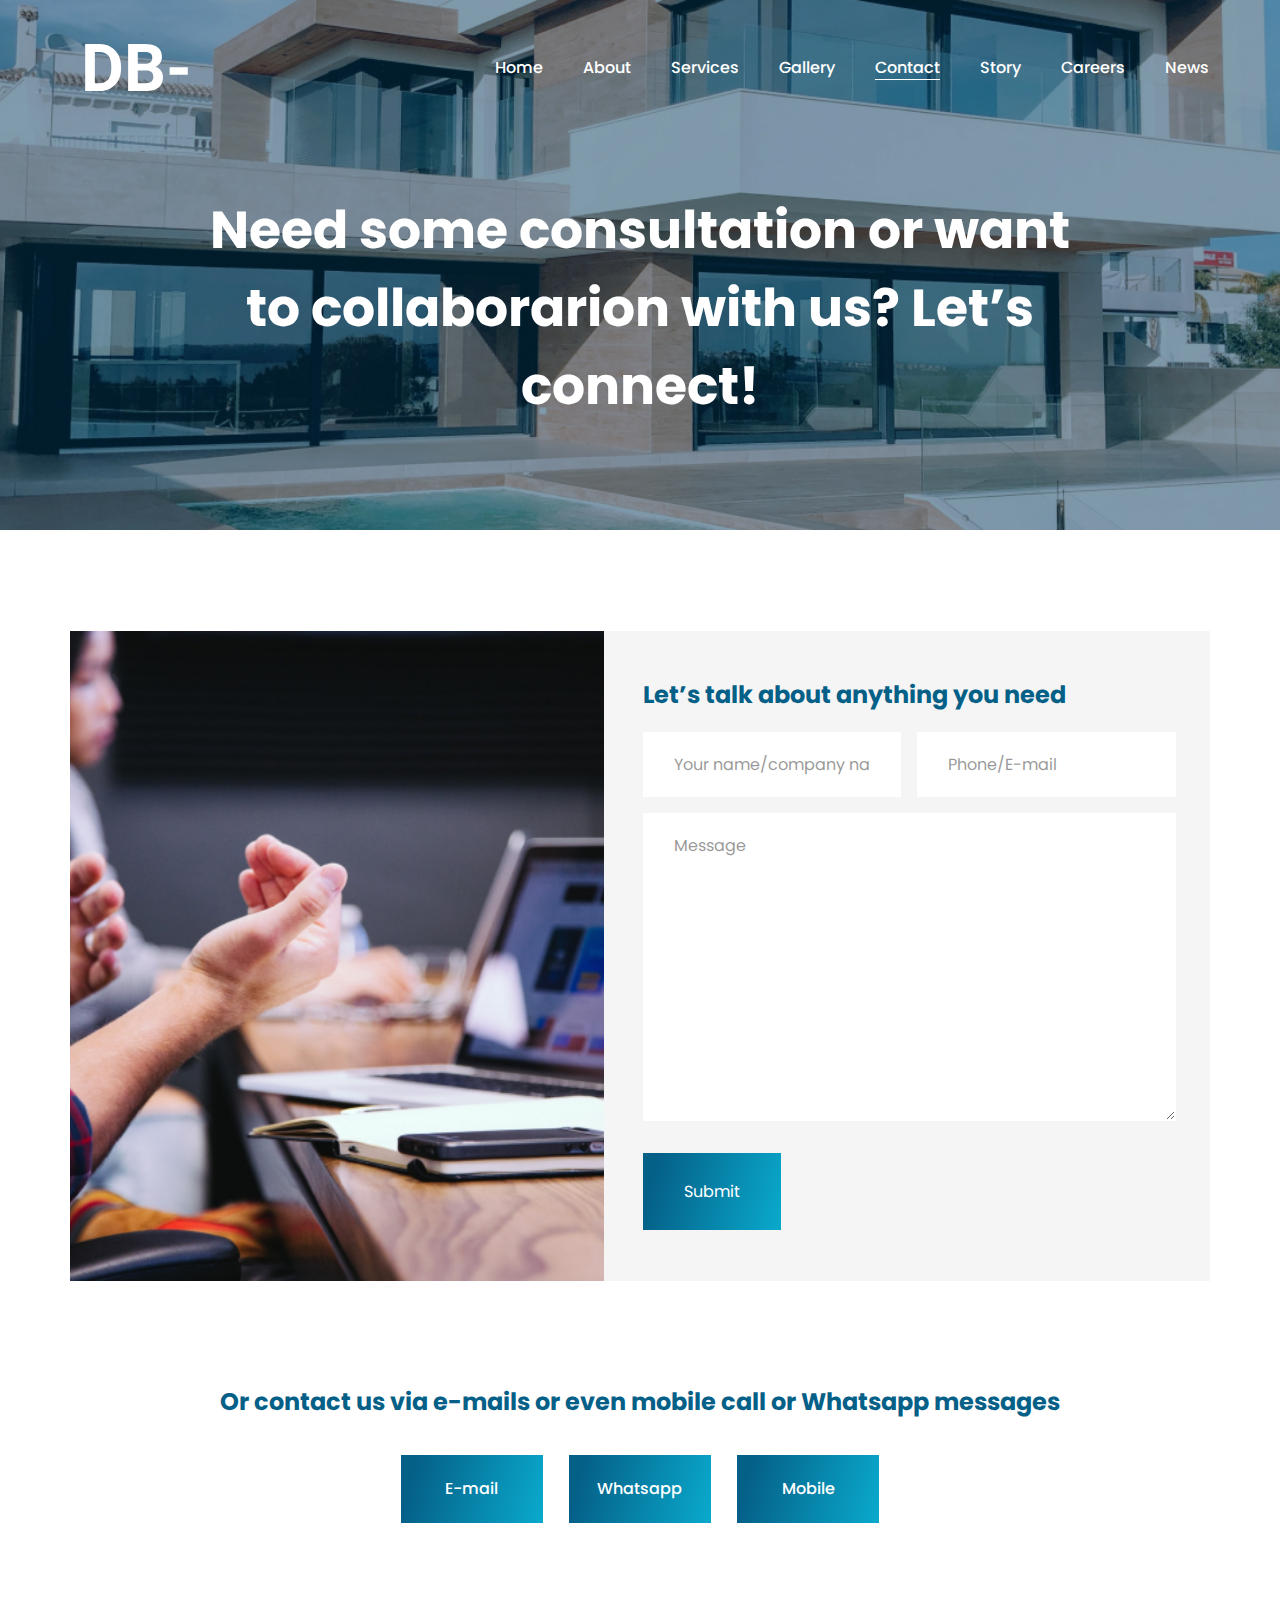
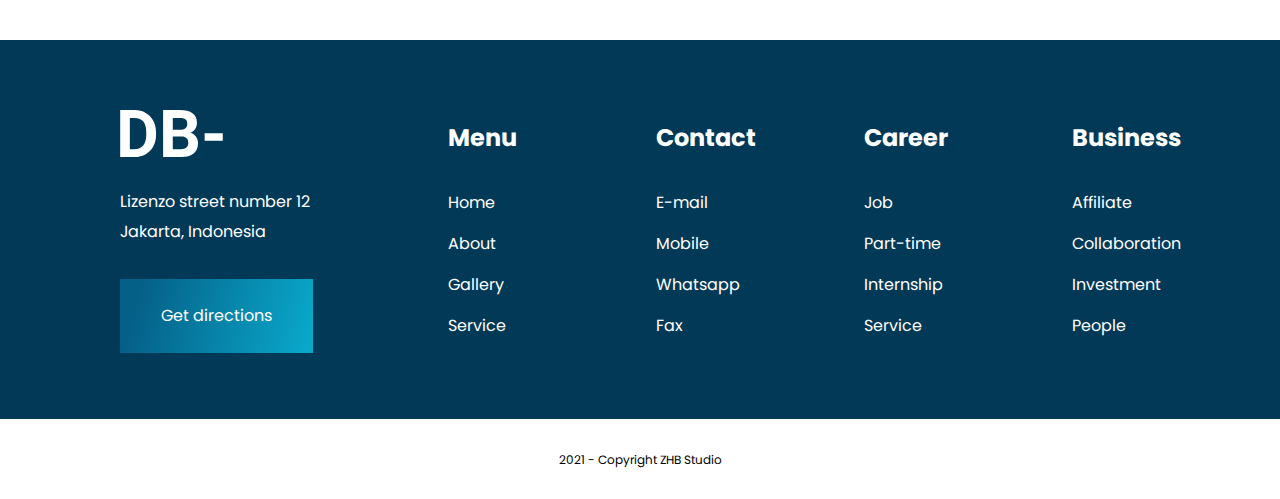
<file: contact.html>
<!DOCTYPE html>
<html lang="en">
<head>
    <meta charset="UTF-8">
    <meta http-equiv="X-UA-Compatible" content="IE=edge">
    <meta name="viewport" content="width=device-width, initial-scale=1.0">
    <title>DB-</title>
    <link rel="stylesheet" href="css/style.css">
    <link rel="stylesheet" href="css/fonts.css">
    <link rel="stylesheet" href="css/jquery.fancybox.css">

    <script src="js/jquery-3.4.1.min.js"></script>
    <script src="js/jquery.fancybox.min.js"></script>
    <script src="js/script.js"></script>
</head>
<body>
<div class="wrapper">
    <!-- Шапка -->
        <header>
            <a href="index.html"><img src="img/logo.svg" alt="DB-"></a>

            <div class="menu_burger"><b></b></div>

            <ul class="menu">
                <li><a href="index.html">Home</a></li>
                <li><a href="about.html">About</a></li>
                <li><a href="services.html">Services</a></li>
                <li><a href="gallery.html">Gallery</a></li>
                <li><a href="contact.html" class="active">Contact</a></li>
                <li><a href="story.html">Story</a></li>
                <li><a href="careers.html">Careers</a></li>
                <li><a href="news.html">News</a></li>
            </ul>
        </header>
    <!-- End Шапка -->

    <!-- Главный экран -->
    <div class="scrin">
        <div class="page_width">
            <div class="text">
                <span class="h1">Need some consultation or want to collaborarion with us? Let’s connect!</span>
            </div>
        </div>
    </div>
    <!-- End Главный экран -->

    <div class="page_width padding">
        <div class="forms_and_img">
            <div class="img_block">
                <img src="img/contact.jpg" alt="none">
            </div>
            <form>
                <span class="h2">Let’s talk about anything you need</span>
                <input type="text" placeholder="Your name/company name">
                <input type="email" placeholder="Phone/E-mail">
                <textarea cols="30" rows="10" placeholder="Message"></textarea>
                <input type="button" class="button" value="Submit">
            </form>
        </div>
    </div>

    <div class="page_width padding">
        <span class="h2">Or contact us via e-mails or even mobile call or Whatsapp messages</span>
        <div class="button_block">
            <a class="button" href="maleto:some_email@.come">E-mail</a>
            <a class="button" href="https://wa.me/79200000000">Whatsapp</a>
            <a class="button" href="tel:333444455555">Mobile</a>
        </div>

    </div>

    <!-- Подвал -->
    <footer class="padding">
        <div class="page_width">
            <div class="footer_block">
                <div class="item">
                    <img src="img/logo.svg" alt="DB-">
                    <p>Lizenzo street number 12 Jakarta, Indonesia</p>
                    <a href="#" class="button">Get directions</a>
                </div>
                <div class="item footer_item">
                    <span class="h2">Menu</span>
                    <ul>
                        <li><a href="index.html">Home</a></li>
                        <li><a href="about.html">About</a></li>
                        <li><a href="gallery.html">Gallery</a></li>
                        <li><a href="services.html">Service</a></li>
                    </ul>
                </div>
                <div class="item footer_item">
                    <span class="h2">Contact</span>
                    <ul>
                        <li><a href="maleto:some_email@.come">E-mail</a></li>
                        <li><a href="tel:333444455555">Mobile</a></li>
                        <li><a href="https://wa.me/79200000000">Whatsapp</a></li>
                        <li><a href="#">Fax</a></li>
                    </ul>
                </div>
                <div class="item">
                    <span class="h2">Career</span>
                    <ul>
                        <li><a href="#">Job</a></li>
                        <li><a href="#">Part-time</a></li>
                        <li><a href="#">Internship</a></li>
                        <li><a href="#">Service</a></li>
                    </ul>
                </div>
                <div class="item">
                    <span class="h2">Business</span>
                    <ul>
                        <li><a href="#">Affiliate</a></li>
                        <li><a href="#">Collaboration</a></li>
                        <li><a href="#">Investment</a></li>
                        <li><a href="#">People</a></li>
                    </ul>
                </div>
            </div>
        </div>
        <div class="copyrit">
            <div class="page_width">
                <span>2021 - Copyright ZHB Studio</span>
            </div>
        </div>
    </footer>
    <!--End Подвал -->
</div>
</body>
</html>
</file>
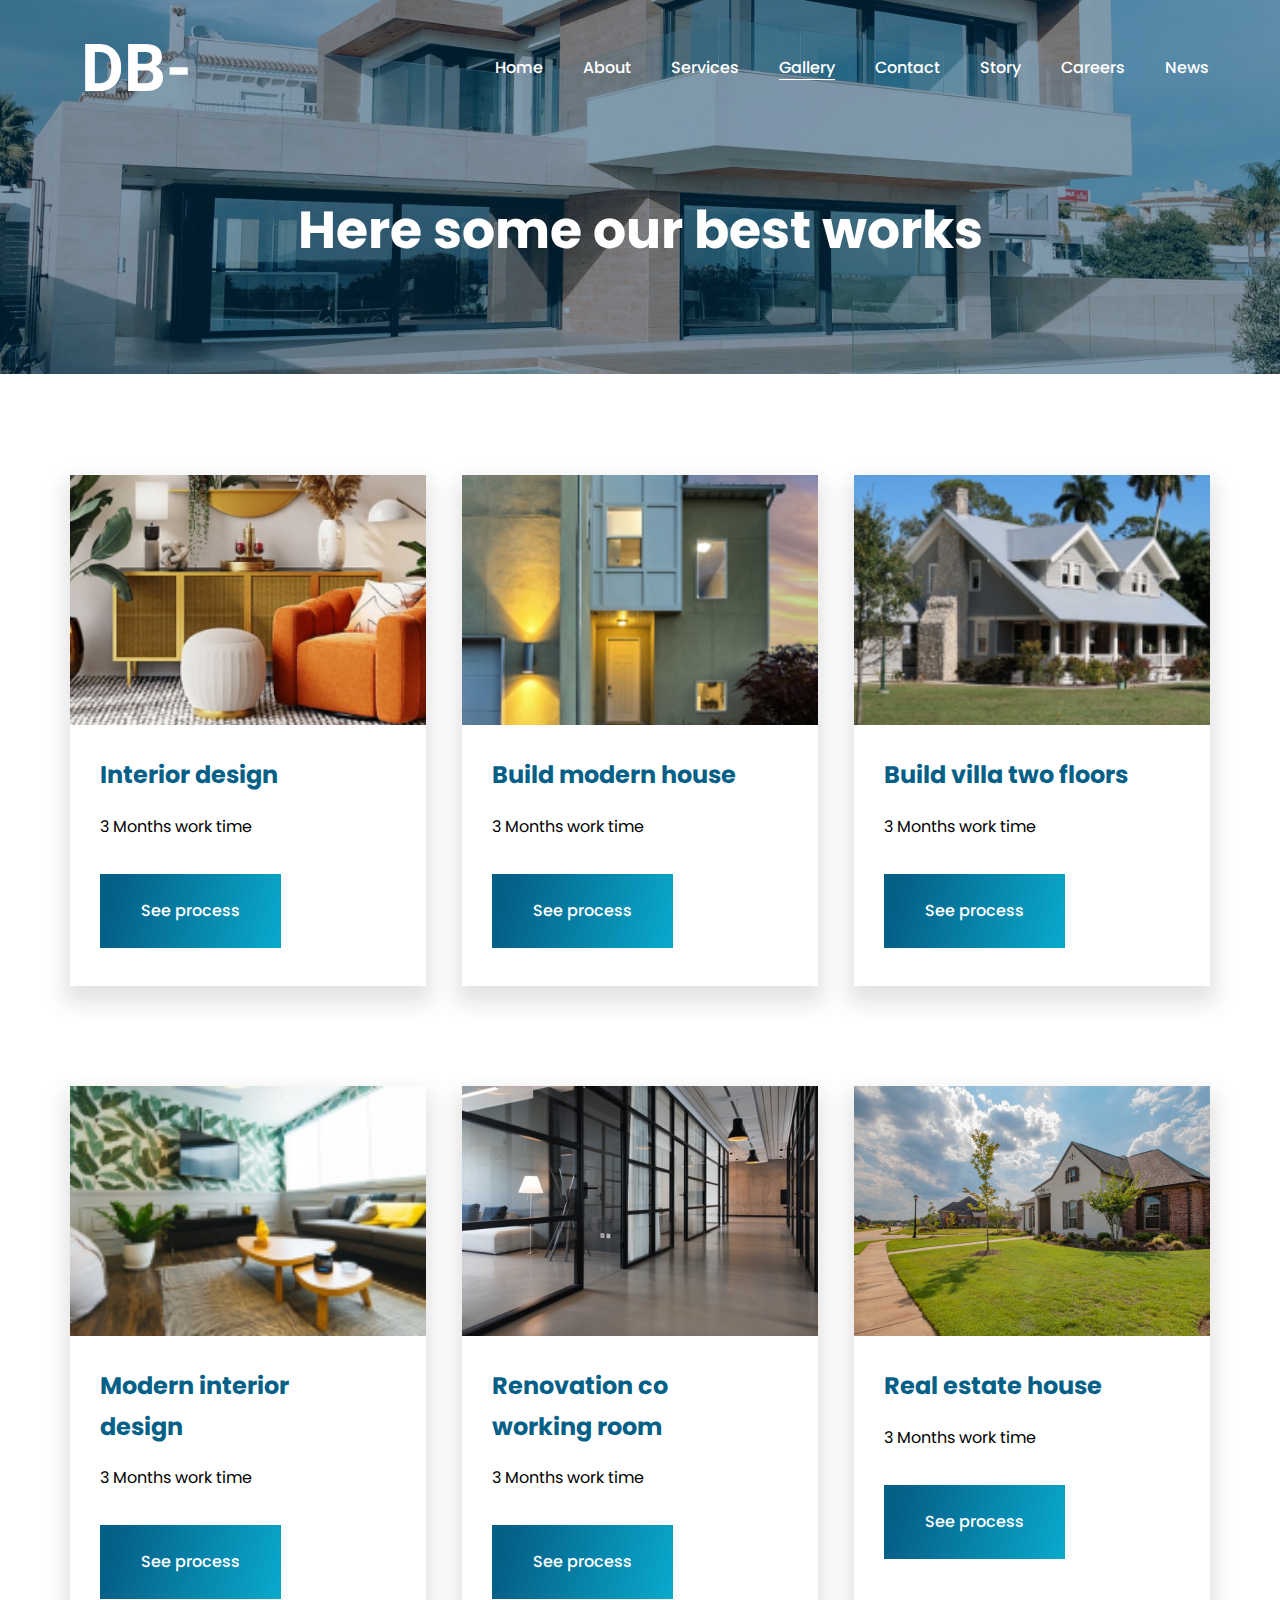
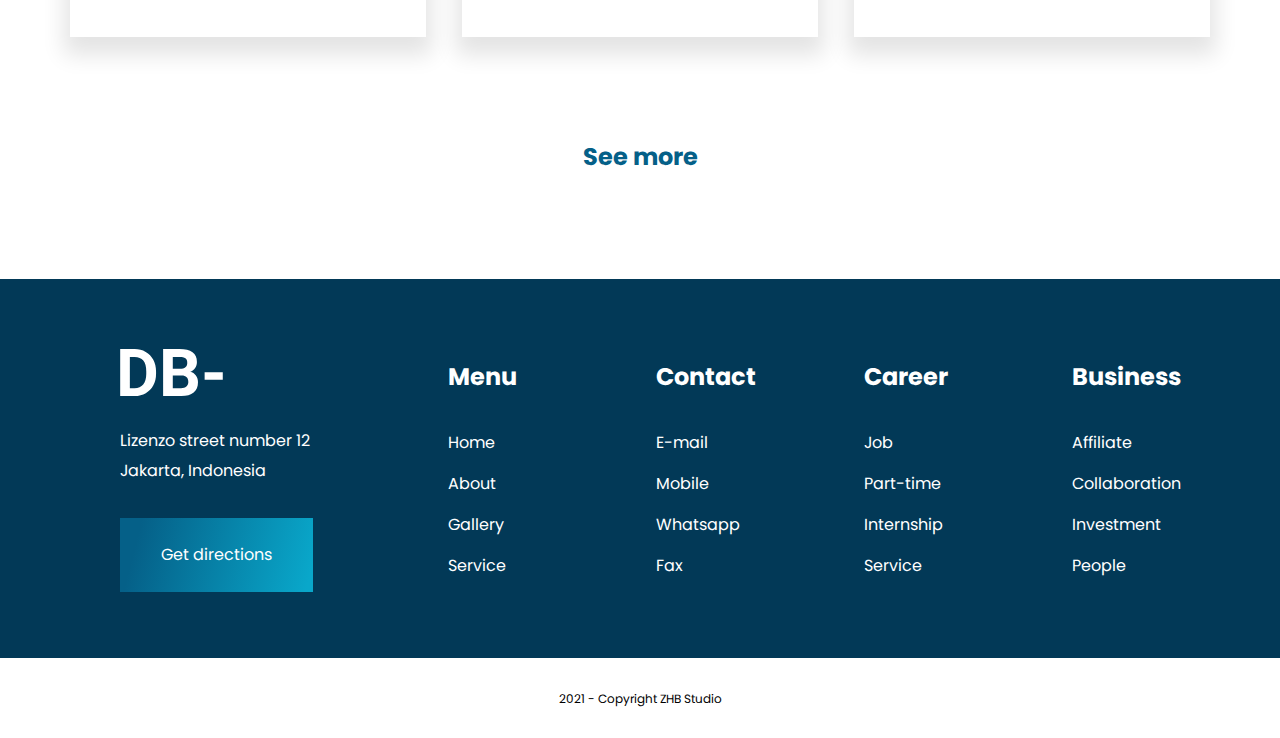
<file: gallery.html>
<!DOCTYPE html>
<html lang="en">
<head>
    <meta charset="UTF-8">
    <meta http-equiv="X-UA-Compatible" content="IE=edge">
    <meta name="viewport" content="width=device-width, initial-scale=1.0">
    <title>DB-</title>
    <link rel="stylesheet" href="css/style.css">
    <link rel="stylesheet" href="css/fonts.css">
    <link rel="stylesheet" href="css/jquery.fancybox.css">

    <script src="js/jquery-3.4.1.min.js"></script>
    <script src="js/jquery.fancybox.min.js"></script>
    <script src="js/script.js"></script>
</head>
<body>
<div class="wrapper">
    <!-- Шапка -->
        <header>
            <a href="index.html"><img src="img/logo.svg" alt="DB-"></a>

            <div class="menu_burger"><b></b></div>

            <ul class="menu">
                <li><a href="index.html">Home</a></li>
                <li><a href="about.html">About</a></li>
                <li><a href="services.html">Services</a></li>
                <li><a href="gallery.html" class="active">Gallery</a></li>
                <li><a href="contact.html">Contact</a></li>
                <li><a href="story.html">Story</a></li>
                <li><a href="careers.html">Careers</a></li>
                <li><a href="news.html">News</a></li>
            </ul>
        </header>
    <!-- End Шапка -->

    <!-- Главный экран -->
    <div class="scrin">
        <div class="page_width">
            <div class="text">
                <span class="h1">Here some our best works</span>
            </div>
        </div>
    </div>
    <!-- End Главный экран -->

    <div class="page_width padding">
        <div class="gallery">
            <div class="item">
                <div class="image">
                    <img src="img/works_9.jpg" alt="none">
                </div>
                <div class="text">
                    <span class="h2">Interior design</span>
                    <p>3 Months work time</p>
                    <a href="process_details.html" class="button">See process</a>
                </div>
            </div>
            <div class="item">
                <div class="image">
                    <img src="img/works_7.jpg" alt="none">
                </div>
                <div class="text">
                    <span class="h2">Build modern house</span>
                    <p>3 Months work time</p>
                    <a href="process_details.html" class="button">See process</a>
                </div>
            </div>
            <div class="item">
                <div class="image">
                    <img src="img/works_1.jpg" alt="none">
                </div>
                <div class="text">
                    <span class="h2">Build villa two floors</span>
                    <p>3 Months work time</p>
                    <a href="process_details.html" class="button">See process</a>
                </div>
            </div>
            <div class="item">
                <div class="image">
                    <img src="img/works_5.jpg" alt="none">
                </div>
                <div class="text">
                    <span class="h2">Modern interior design</span>
                    <p>3 Months work time</p>
                    <a href="process_details.html" class="button">See process</a>
                </div>
            </div>
            <div class="item">
                <div class="image">
                    <img src="img/works_10.jpg" alt="none">
                </div>
                <div class="text">
                    <span class="h2">Renovation co working room</span>
                    <p>3 Months work time</p>
                    <a href="process_details.html" class="button">See process</a>
                </div>
            </div>
            <div class="item">
                <div class="image">
                    <img src="img/works_11.jpg" alt="none">
                </div>
                <div class="text">
                    <span class="h2">Real estate house</span>
                    <p>3 Months work time</p>
                    <a href="process_details.html" class="button">See process</a>
                </div>
            </div>
        </div>
        <a href="#" class="h2">See more</a>
    </div>

    <!-- Подвал -->
    <footer class="padding">
        <div class="page_width">
            <div class="footer_block">
                <div class="item">
                    <img src="img/logo.svg" alt="DB-">
                    <p>Lizenzo street number 12 Jakarta, Indonesia</p>
                    <a href="#" class="button">Get directions</a>
                </div>
                <div class="item footer_item">
                    <span class="h2">Menu</span>
                    <ul>
                        <li><a href="index.html">Home</a></li>
                        <li><a href="about.html">About</a></li>
                        <li><a href="gallery.html">Gallery</a></li>
                        <li><a href="services.html">Service</a></li>
                    </ul>
                </div>
                <div class="item footer_item">
                    <span class="h2">Contact</span>
                    <ul>
                        <li><a href="maleto:some_email@.come">E-mail</a></li>
                        <li><a href="tel:333444455555">Mobile</a></li>
                        <li><a href="https://wa.me/79200000000">Whatsapp</a></li>
                        <li><a href="#">Fax</a></li>
                    </ul>
                </div>
                <div class="item">
                    <span class="h2">Career</span>
                    <ul>
                        <li><a href="career.html">Job</a></li>
                        <li><a href="#">Part-time</a></li>
                        <li><a href="#">Internship</a></li>
                        <li><a href="services.html">Service</a></li>
                    </ul>
                </div>
                <div class="item">
                    <span class="h2">Business</span>
                    <ul>
                        <li><a href="#">Affiliate</a></li>
                        <li><a href="#">Collaboration</a></li>
                        <li><a href="#">Investment</a></li>
                        <li><a href="#">People</a></li>
                    </ul>
                </div>
            </div>
        </div>
        <div class="copyrit">
            <div class="page_width">
                <span>2021 - Copyright ZHB Studio</span>
            </div>
        </div>
    </footer>
    <!--End Подвал -->
</div>
</body>
</html>
</file>
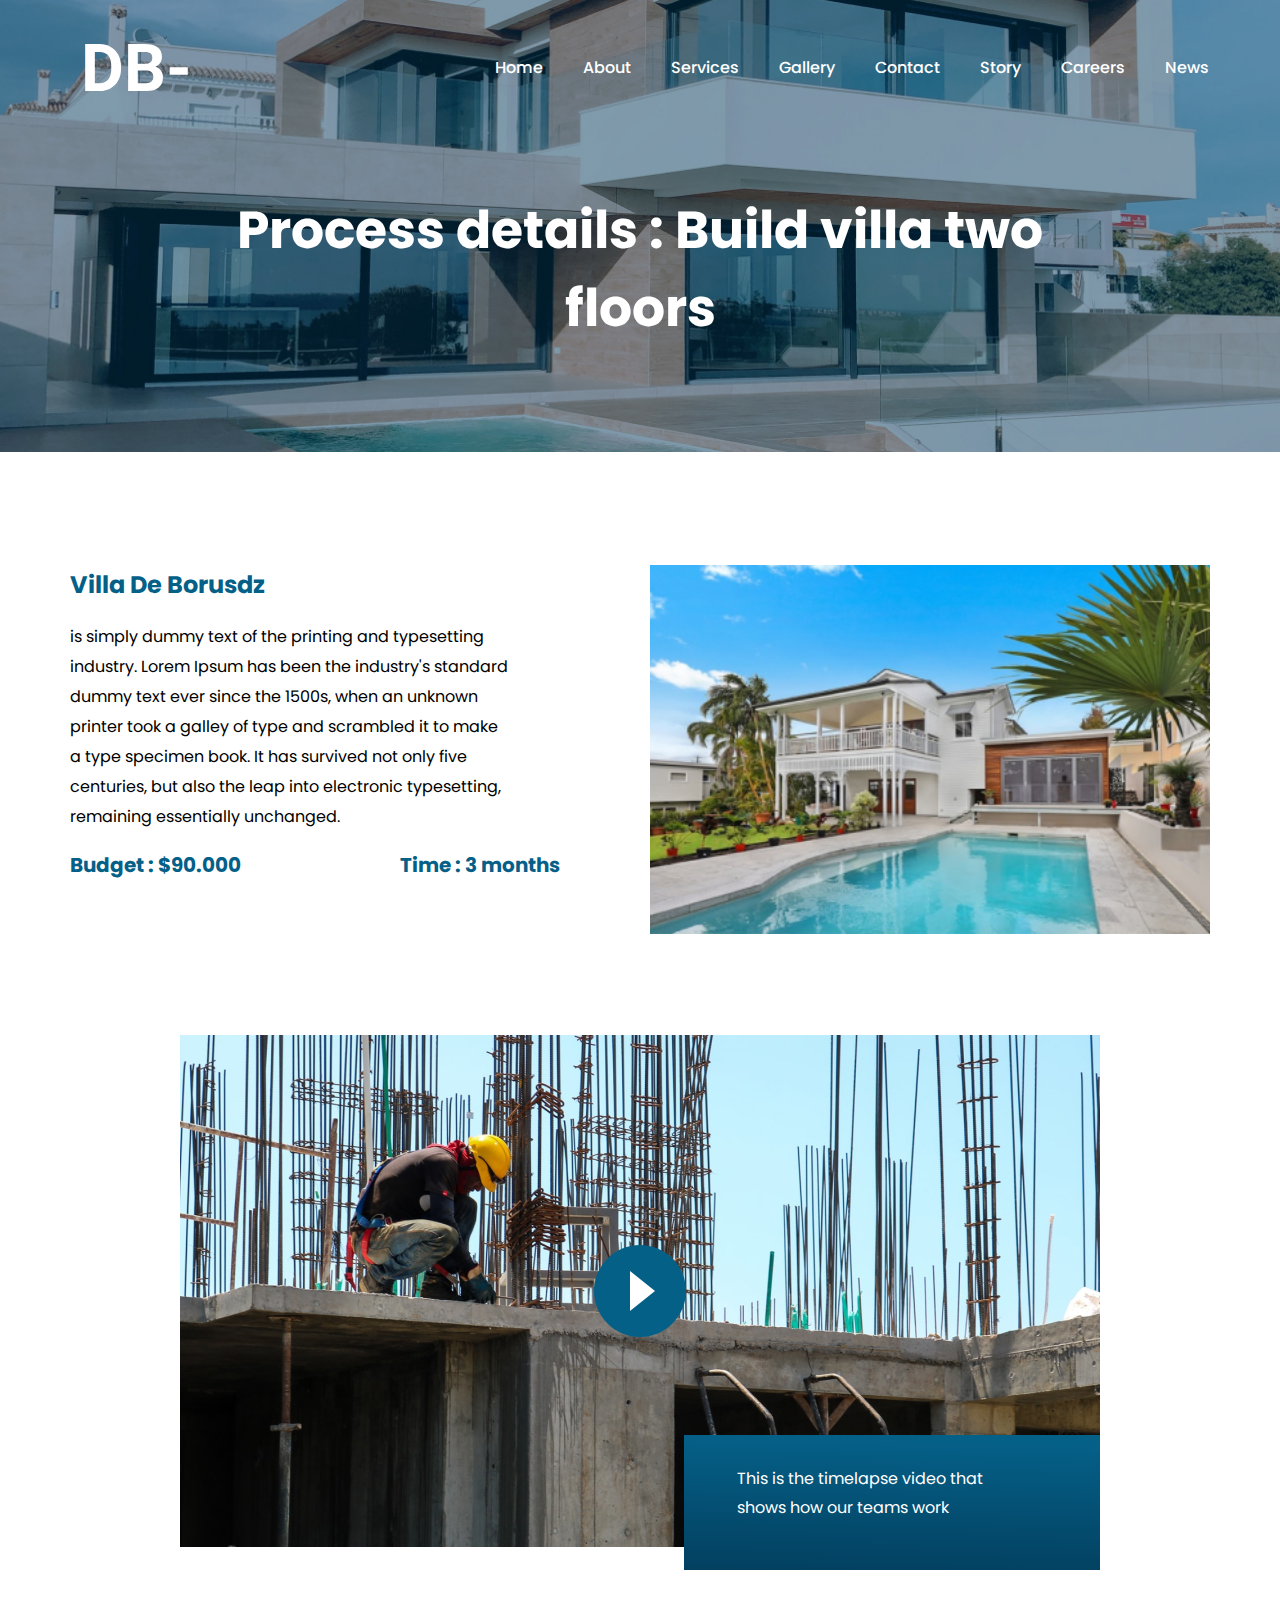
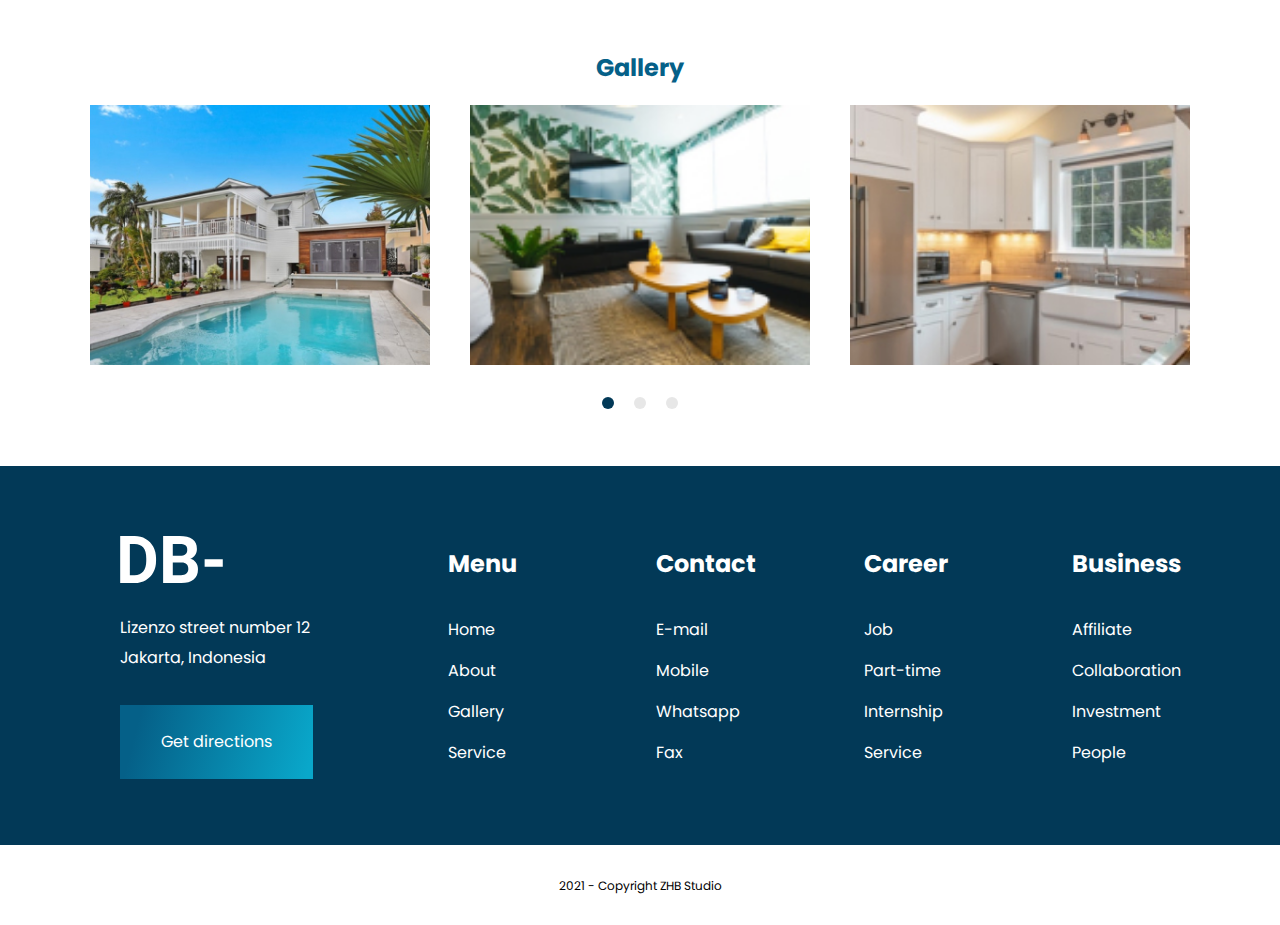
<file: process_details.html>
<!DOCTYPE html>
<html lang="en">
<head>
    <meta charset="UTF-8">
    <meta http-equiv="X-UA-Compatible" content="IE=edge">
    <meta name="viewport" content="width=device-width, initial-scale=1.0">
    <title>DB-</title>
    <link rel="stylesheet" href="css/style.css">
    <link rel="stylesheet" href="css/fonts.css">
    <link rel="stylesheet" href="css/jquery.fancybox.css">

    <script src="js/jquery-3.4.1.min.js"></script>
    <script src="js/jquery.fancybox.min.js"></script>
    <script src="js/script.js"></script>
    <script src="js/slick.min.js"></script>
</head>
<body>
<div class="wrapper">
    <!-- Шапка -->
        <header>
            <a href="index.html"><img src="img/logo.svg" alt="DB-"></a>

            <div class="menu_burger"><b></b></div>

            <ul class="menu">
                <li><a href="index.html">Home</a></li>
                <li><a href="about.html">About</a></li>
                <li><a href="services.html">Services</a></li>
                <li><a href="gallery.html">Gallery</a></li>
                <li><a href="contact.html">Contact</a></li>
                <li><a href="story.html">Story</a></li>
                <li><a href="careers.html">Careers</a></li>
                <li><a href="news.html">News</a></li>
            </ul>
        </header>
    <!-- End Шапка -->

    <!-- Главный экран -->
    <div class="scrin">
        <div class="page_width">
            <div class="text">
                <span class="h1">Process details : Build villa two floors</span>
            </div>
        </div>
    </div>
    <!-- End Главный экран -->
    
       <!-- Наша компания -->
       <div class="page_width padding">
        <div class="our_company">
            <div class="img_and_circle right">
                <img src="img/works_3.jpg" alt="none">
            </div>

            <div class="text">
                <span class="h2">Villa De Borusdz</span>
                <p>is simply dummy text of the printing and typesetting industry. Lorem Ipsum has been the industry's standard dummy text ever since the 1500s, when an unknown printer took a galley of type and scrambled it to make a type specimen book. It has survived not only five centuries, but also the leap into electronic typesetting, remaining essentially unchanged.</p>
                <div class="achievements">
                    <span class="h3">Budget : $90.000</span>
                    <span class="h3">Time : 3 months</span>
                </div>
            </div>
        </div>
    </div>
    <!--End  Наша компания -->

    <!-- Видео -->
    <div class="page_width padding">
        <div class="video">
            <img src="img/vidio_2.jpg" alt="video">
            <a href="https://www.youtube.com/watch?v=Jn09UdSb3aA" data-fancybox="vidio"><b></b></a>
            <div class="video_text">
                <p>This is the timelapse video that shows how our teams work</p>
            </div>
        </div>
    </div>
    <!--End Видео -->

    <div class="page_width padding">
        <span class="h2">Gallery</span>
        <div class="slider">
            <a data-fancybox="gallery" href="img/works_3.jpg" class="item">
                <img src="img/works_3.jpg" alt="none">
            </a>
            <a data-fancybox="gallery" href="img/works_5.jpg" class="item">
                <img src="img/works_5.jpg" alt="none">
            </a>
            <a data-fancybox="gallery" href="img/works_8.jpg" class="item">
                <img src="img/works_8.jpg" alt="none">
            </a>
            <a data-fancybox="gallery" href="img/works_3.jpg" class="item">
                <img src="img/works_3.jpg" alt="none">
            </a>
            <a data-fancybox="gallery" href="img/works_1.jpg" class="item">
                <img src="img/works_1.jpg" alt="none">
            </a>
            <a data-fancybox="gallery" href="img/works_5.jpg" class="item">
                <img src="img/works_5.jpg" alt="none">
            </a>
            <a data-fancybox="gallery" href="img/works_3.jpg" class="item">
                <img src="img/works_3.jpg" alt="none">
            </a>
            <a data-fancybox="gallery" href="img/works_1.jpg" class="item">
                <img src="img/works_1.jpg" alt="none">
            </a>
            <a data-fancybox="gallery" href="img/works_5.jpg" class="item">
                <img src="img/works_5.jpg" alt="none">
            </a>
        </div>
    </div>

    <!-- Подвал -->
    <footer class="padding">
        <div class="page_width">
            <div class="footer_block">
                <div class="item">
                    <img src="img/logo.svg" alt="DB-">
                    <p>Lizenzo street number 12 Jakarta, Indonesia</p>
                    <a href="#" class="button">Get directions</a>
                </div>
                <div class="item footer_item">
                    <span class="h2">Menu</span>
                    <ul>
                        <li><a href="index.html">Home</a></li>
                        <li><a href="about.html">About</a></li>
                        <li><a href="gallery.html">Gallery</a></li>
                        <li><a href="services.html">Service</a></li>
                    </ul>
                </div>
                <div class="item footer_item">
                    <span class="h2">Contact</span>
                    <ul>
                        <li><a href="maleto:some_email@.come">E-mail</a></li>
                        <li><a href="tel:333444455555">Mobile</a></li>
                        <li><a href="https://wa.me/79200000000">Whatsapp</a></li>
                        <li><a href="#">Fax</a></li>
                    </ul>
                </div>
                <div class="item">
                    <span class="h2">Career</span>
                    <ul>
                        <li><a href="career.html">Job</a></li>
                        <li><a href="#">Part-time</a></li>
                        <li><a href="#">Internship</a></li>
                        <li><a href="services.html">Service</a></li>
                    </ul>
                </div>
                <div class="item">
                    <span class="h2">Business</span>
                    <ul>
                        <li><a href="#">Affiliate</a></li>
                        <li><a href="#">Collaboration</a></li>
                        <li><a href="#">Investment</a></li>
                        <li><a href="#">People</a></li>
                    </ul>
                </div>
            </div>
        </div>
        <div class="copyrit">
            <div class="page_width">
                <span>2021 - Copyright ZHB Studio</span>
            </div>
        </div>
    </footer>
    <!--End Подвал -->
</div>
</body>
</html>
</file>
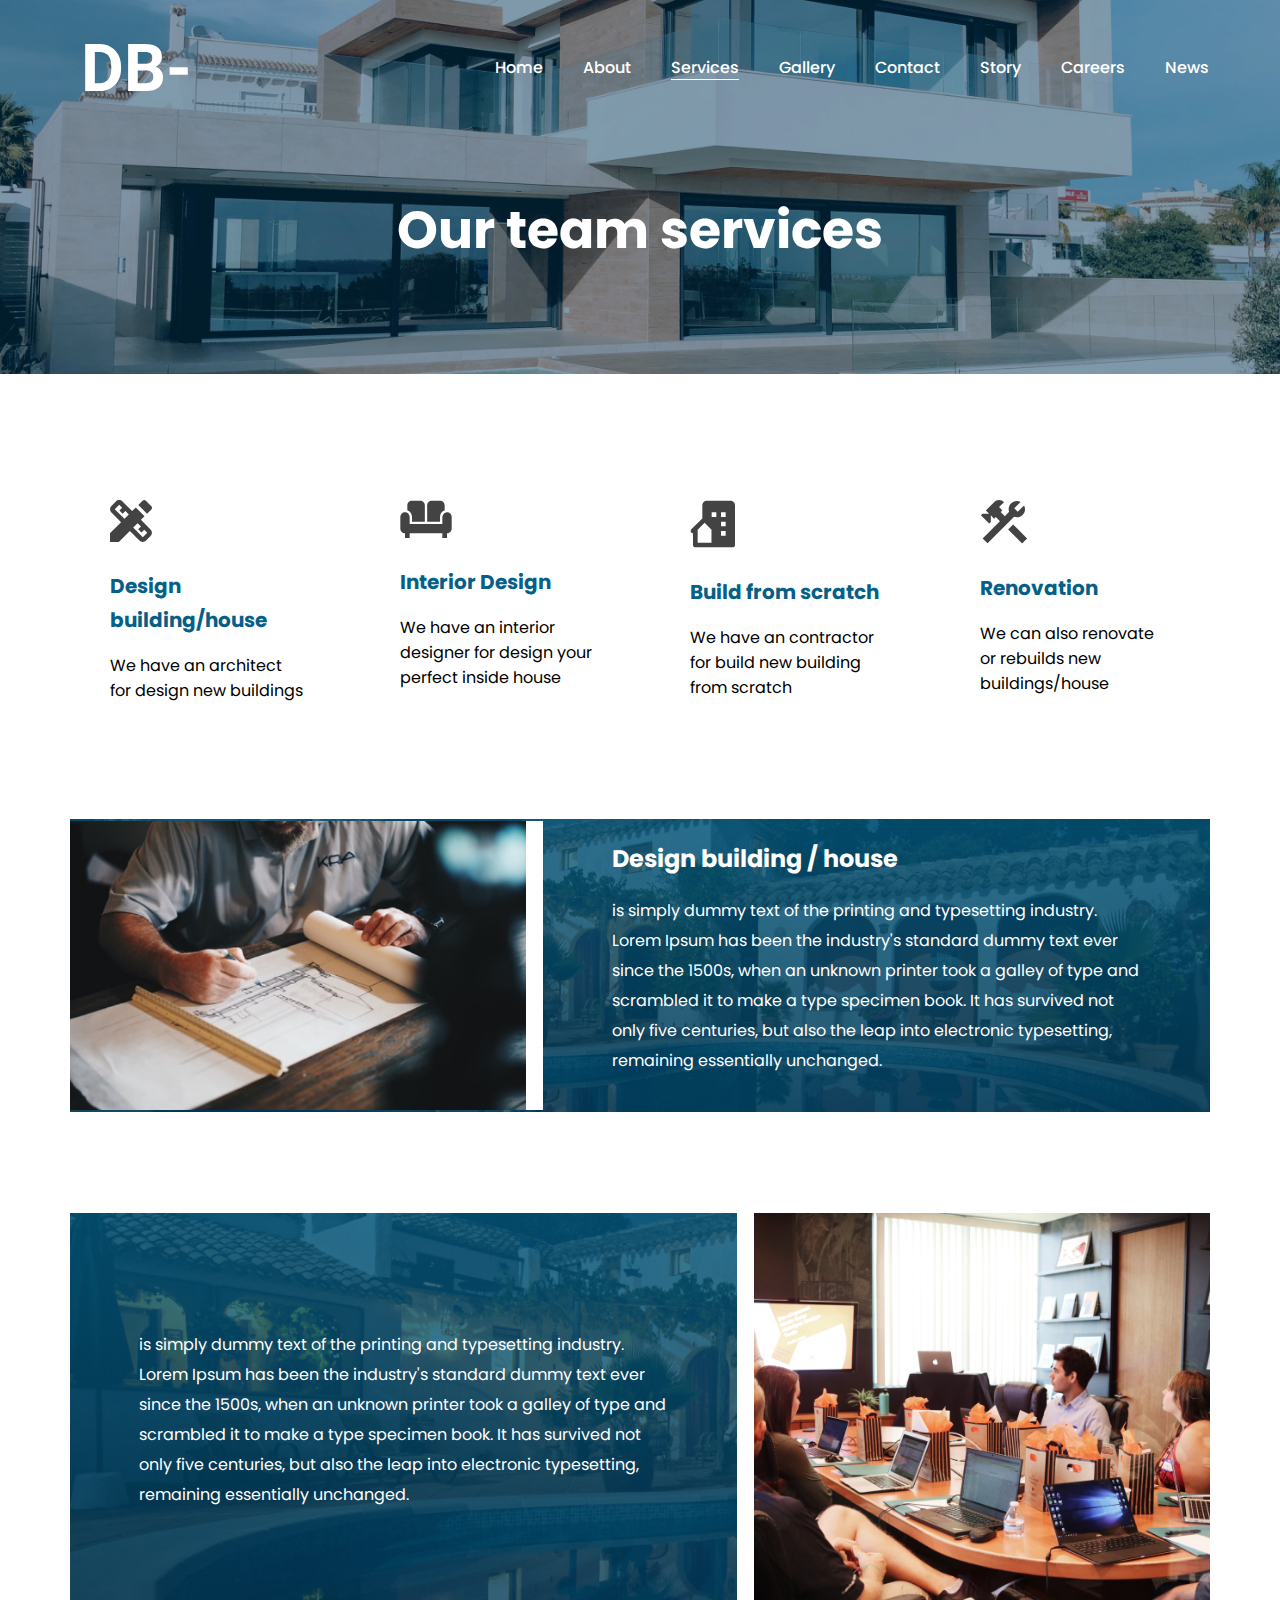
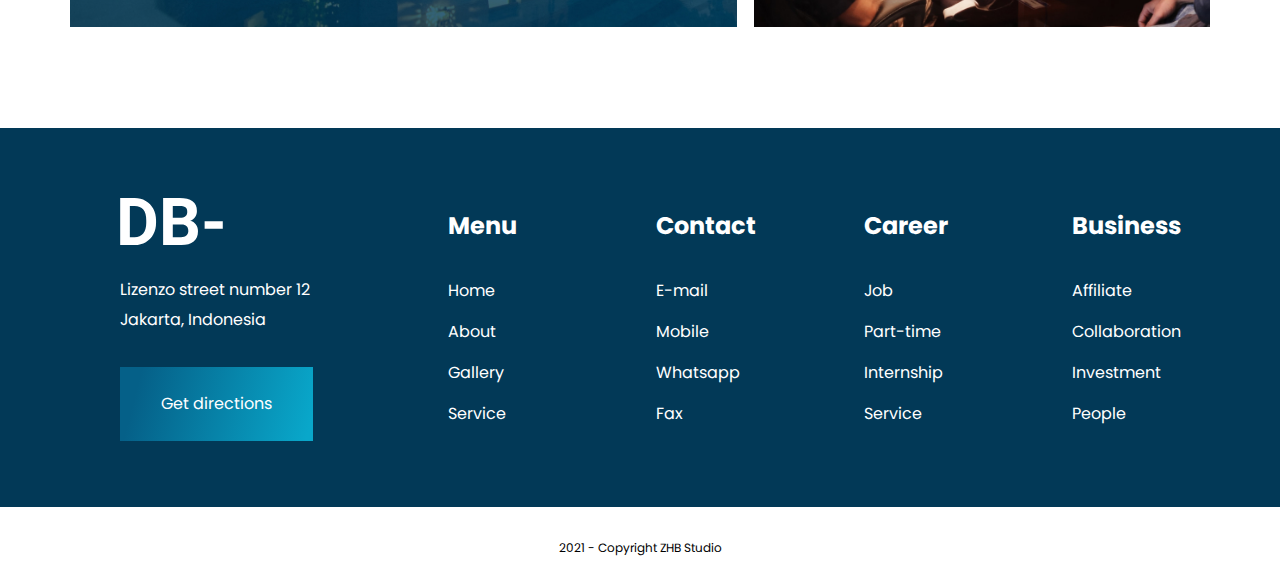
<file: services.html>
<!DOCTYPE html>
<html lang="en">
<head>
    <meta charset="UTF-8">
    <meta http-equiv="X-UA-Compatible" content="IE=edge">
    <meta name="viewport" content="width=device-width, initial-scale=1.0">
    <title>DB-</title>
    <link rel="stylesheet" href="css/style.css">
    <link rel="stylesheet" href="css/fonts.css">
    <link rel="stylesheet" href="css/jquery.fancybox.css">

    <script src="js/jquery-3.4.1.min.js"></script>
    <script src="js/jquery.fancybox.min.js"></script>
    <script src="js/script.js"></script>
    <script src="js/slick.min.js"></script>
</head>
<body>
<div class="wrapper">
    <!-- Шапка -->
        <header>
            <a href="index.html"><img src="img/logo.svg" alt="DB-"></a>

            <div class="menu_burger"><b></b></div>

            <ul class="menu">
                <li><a href="index.html">Home</a></li>
                <li><a href="about.html">About</a></li>
                <li><a href="services.html" class="active">Services</a></li>
                <li><a href="gallery.html">Gallery</a></li>
                <li><a href="contact.html">Contact</a></li>
                <li><a href="story.html">Story</a></li>
                <li><a href="careers.html">Careers</a></li>
                <li><a href="news.html">News</a></li>
            </ul>
        </header>
    <!-- End Шапка -->

    <!-- Главный экран -->
    <div class="scrin">
        <div class="page_width">
            <div class="text">
                <span class="h1">Our team services</span>
            </div>
        </div>
    </div>
    <!-- End Главный экран -->

    <!-- Наши сервисы -->
    <div class="page_width padding">
        <div class="our_services">
            <div class="services_block">
                <div class="item">
                    <svg width="43" height="42" viewBox="0 0 43 42" fill="none" xmlns="http://www.w3.org/2000/svg">
                        <path d="M30.8933 19.8566L34.5567 16.1933L25.8067 7.44331L22.1433 11.1066L12.4833 1.46998C10.6633 -0.350023 7.7 -0.350023 5.88 1.46998L1.44667 5.90331C-0.373334 7.72331 -0.373334 10.6866 1.44667 12.5066L11.0833 22.1433L0 33.25V42H8.75L19.8567 30.8933L29.4933 40.53C31.71 42.7466 34.6967 41.93 36.0967 40.53L40.53 36.0966C42.35 34.2766 42.35 31.3133 40.53 29.4933L30.8933 19.8566ZM14.42 18.83L4.76 9.19331L9.17 4.75998L12.1333 7.72331L9.38 10.5L12.67 13.79L15.4467 11.0133L18.83 14.3966L14.42 18.83ZM32.8067 37.24L23.17 27.6033L27.6033 23.17L30.9867 26.5533L28.21 29.33L31.5 32.62L34.2767 29.8433L37.24 32.8066L32.8067 37.24ZM41.3233 9.42664C41.5396 9.21078 41.7113 8.95437 41.8283 8.6721C41.9454 8.38983 42.0057 8.08724 42.0057 7.78164C42.0057 7.47605 41.9454 7.17346 41.8283 6.89119C41.7113 6.60891 41.5396 6.35251 41.3233 6.13664L35.8633 0.676643C34.7667 -0.420024 33.25 -2.38516e-05 32.5733 0.676643L28.3033 4.94664L37.0533 13.6966L41.3233 9.42664Z" fill="#434343"/>
                    </svg>
                    <h3>Design building/house</h3>
                    <span>We have an architect for design new buildings</span>
                </div>
                <div class="item">
                    <svg width="52" height="38" viewBox="0 0 52 38" fill="none" xmlns="http://www.w3.org/2000/svg">
                        <path d="M27.1667 5.33335C27.1667 2.74335 29.2434 0.666687 31.8334 0.666687H40C42.5667 0.666687 44.6667 2.76669 44.6667 5.33335V10.3734C41.96 11.33 40 13.8967 40 16.93V21.6667H27.1667V5.33335ZM12 16.9067V21.6667H24.8334V5.33335C24.8334 2.74335 22.7567 0.666687 20.1667 0.666687H12C9.43337 0.666687 7.33337 2.76669 7.33337 5.33335V10.35C10.04 11.3067 12 13.8967 12 16.9067ZM46.2067 12.4034C43.92 12.7767 42.3334 14.9467 42.3334 17.28V24H9.66671V17C9.66671 15.7623 9.17504 14.5754 8.29987 13.7002C7.4247 12.825 6.23772 12.3334 5.00004 12.3334C3.76236 12.3334 2.57538 12.825 1.70021 13.7002C0.825039 14.5754 0.333374 15.7623 0.333374 17V28.6667C0.333374 31.2334 2.43337 33.3334 5.00004 33.3334V38H9.66671V33.3334H42.3334V38H47V33.3334C49.5667 33.3334 51.6667 31.2334 51.6667 28.6667V17C51.6667 14.1767 49.1234 11.9134 46.2067 12.4034Z" fill="#434343"/>
                    </svg>
                    <h3>Interior Design</h3>
                    <span>We have an interior designer for design your perfect inside house</span>
                </div>
                <div class="item">
                    <svg width="45" height="48" viewBox="0 0 45 48" fill="none" xmlns="http://www.w3.org/2000/svg">
                        <path d="M40.3123 0.666687H17.0233C14.431 0.666687 12.3333 2.76435 12.3333 5.35669V18.5097L1.36199 29.341C1.03326 29.6661 0.808525 30.0816 0.716312 30.5347C0.6241 30.9877 0.668565 31.458 0.844064 31.8857C1.01956 32.3135 1.31818 32.6794 1.70203 32.9372C2.08587 33.1949 2.53764 33.3328 2.99999 33.3334V45C2.99999 45.6189 3.24582 46.2124 3.68341 46.6499C4.12099 47.0875 4.71448 47.3334 5.33332 47.3334H42.6667C43.2855 47.3334 43.879 47.0875 44.3166 46.6499C44.7542 46.2124 45 45.6189 45 45V5.35435C45 2.76435 42.9046 0.666687 40.3123 0.666687ZM21.4847 31.259V42.6667H7.66665V29.6747L14.6363 22.7937L21.4847 29.8007V31.259ZM26.3333 17H21.6667V12.3334H26.3333V17ZM35.6666 35.6667H31V31H35.6666V35.6667ZM35.6666 26.3334H31V21.6667H35.6666V26.3334ZM35.6666 17H31V12.3334H35.6666V17Z" fill="#434343"/>
                    </svg>
                    <h3>Build from scratch</h3>
                    <span>We have an contractor for build new building from scratch</span>
                </div>
                <div class="item">
                    <svg width="48" height="44" viewBox="0 0 48 44" fill="none" xmlns="http://www.w3.org/2000/svg">
                        <path d="M28.1604 29.4013L33.1094 24.4523L47.1 38.443L42.151 43.392L28.1604 29.4013ZM36.8334 17.3333C41.3367 17.3333 45 13.67 45 9.16664C45 7.8133 44.6267 6.5533 44.0434 5.4333L37.7434 11.7333L34.2667 8.25664L40.5667 1.95664C39.4467 1.3733 38.1867 0.999971 36.8334 0.999971C32.33 0.999971 28.6667 4.6633 28.6667 9.16664C28.6667 10.1233 28.8534 11.0333 29.1567 11.8733L24.84 16.19L20.6867 12.0366L22.3434 10.38L19.0534 7.08997L24 2.1433C22.6875 0.832433 20.9084 0.0961304 19.0534 0.0961304C17.1984 0.0961304 15.4192 0.832433 14.1067 2.1433L5.84669 10.4033L9.13669 13.6933H2.55669L0.900024 15.35L9.16002 23.61L10.8167 21.9533V15.35L14.1067 18.64L15.7634 16.9833L19.9167 21.1366L2.62669 38.4266L7.57336 43.3733L34.1267 16.8433C34.9667 17.1466 35.8767 17.3333 36.8334 17.3333Z" fill="#434343"/>
                    </svg>
                    <h3>Renovation</h3>
                    <span>We can also renovate or rebuilds new buildings/house</span>
                </div>
            </div>
        </div>
    </div>
    <!--End Наши сервисы -->

    <div class="page_width padding">
        <div class="img_and_text text_bg">
            <div class="img_block">
                <img src="img/about_3.jpg" alt="none">
            </div>
            <div class="text">
                <span class="h2">Design building / house</span>
                <p>is simply dummy text of the printing and typesetting industry. Lorem Ipsum has been the industry's standard dummy text ever since the 1500s, when an unknown printer took a galley of type and scrambled it to make a type specimen book. It has survived not only five centuries, but also the leap into electronic typesetting, remaining essentially unchanged.</p>
            </div>
        </div>
    </div>

    <div class="page_width padding">
        <div class="img_and_text text_bg">
            <div class="img_block right">
                <img src="img/about_1.jpg" alt="none">
            </div>
            <div class="text">
                <p>is simply dummy text of the printing and typesetting industry. Lorem Ipsum has been the industry's standard dummy text ever since the 1500s, when an unknown printer took a galley of type and scrambled it to make a type specimen book. It has survived not only five centuries, but also the leap into electronic typesetting, remaining essentially unchanged.</p>
            </div>
        </div>
    </div>

    <!-- Подвал -->
    <footer class="padding">
        <div class="page_width">
            <div class="footer_block">
                <div class="item">
                    <img src="img/logo.svg" alt="DB-">
                    <p>Lizenzo street number 12 Jakarta, Indonesia</p>
                    <a href="#" class="button">Get directions</a>
                </div>
                <div class="item footer_item">
                    <span class="h2">Menu</span>
                    <ul>
                        <li><a href="index.html">Home</a></li>
                        <li><a href="about.html">About</a></li>
                        <li><a href="gallery.html">Gallery</a></li>
                        <li><a href="services.html">Service</a></li>
                    </ul>
                </div>
                <div class="item footer_item">
                    <span class="h2">Contact</span>
                    <ul>
                        <li><a href="maleto:some_email@.come">E-mail</a></li>
                        <li><a href="tel:333444455555">Mobile</a></li>
                        <li><a href="https://wa.me/79200000000">Whatsapp</a></li>
                        <li><a href="#">Fax</a></li>
                    </ul>
                </div>
                <div class="item">
                    <span class="h2">Career</span>
                    <ul>
                        <li><a href="career.html">Job</a></li>
                        <li><a href="#">Part-time</a></li>
                        <li><a href="#">Internship</a></li>
                        <li><a href="services.html">Service</a></li>
                    </ul>
                </div>
                <div class="item">
                    <span class="h2">Business</span>
                    <ul>
                        <li><a href="#">Affiliate</a></li>
                        <li><a href="#">Collaboration</a></li>
                        <li><a href="#">Investment</a></li>
                        <li><a href="#">People</a></li>
                    </ul>
                </div>
            </div>
        </div>
        <div class="copyrit">
            <div class="page_width">
                <span>2021 - Copyright ZHB Studio</span>
            </div>
        </div>
    </footer>
    <!--End Подвал -->
</div>
</body>
</html>
</file>
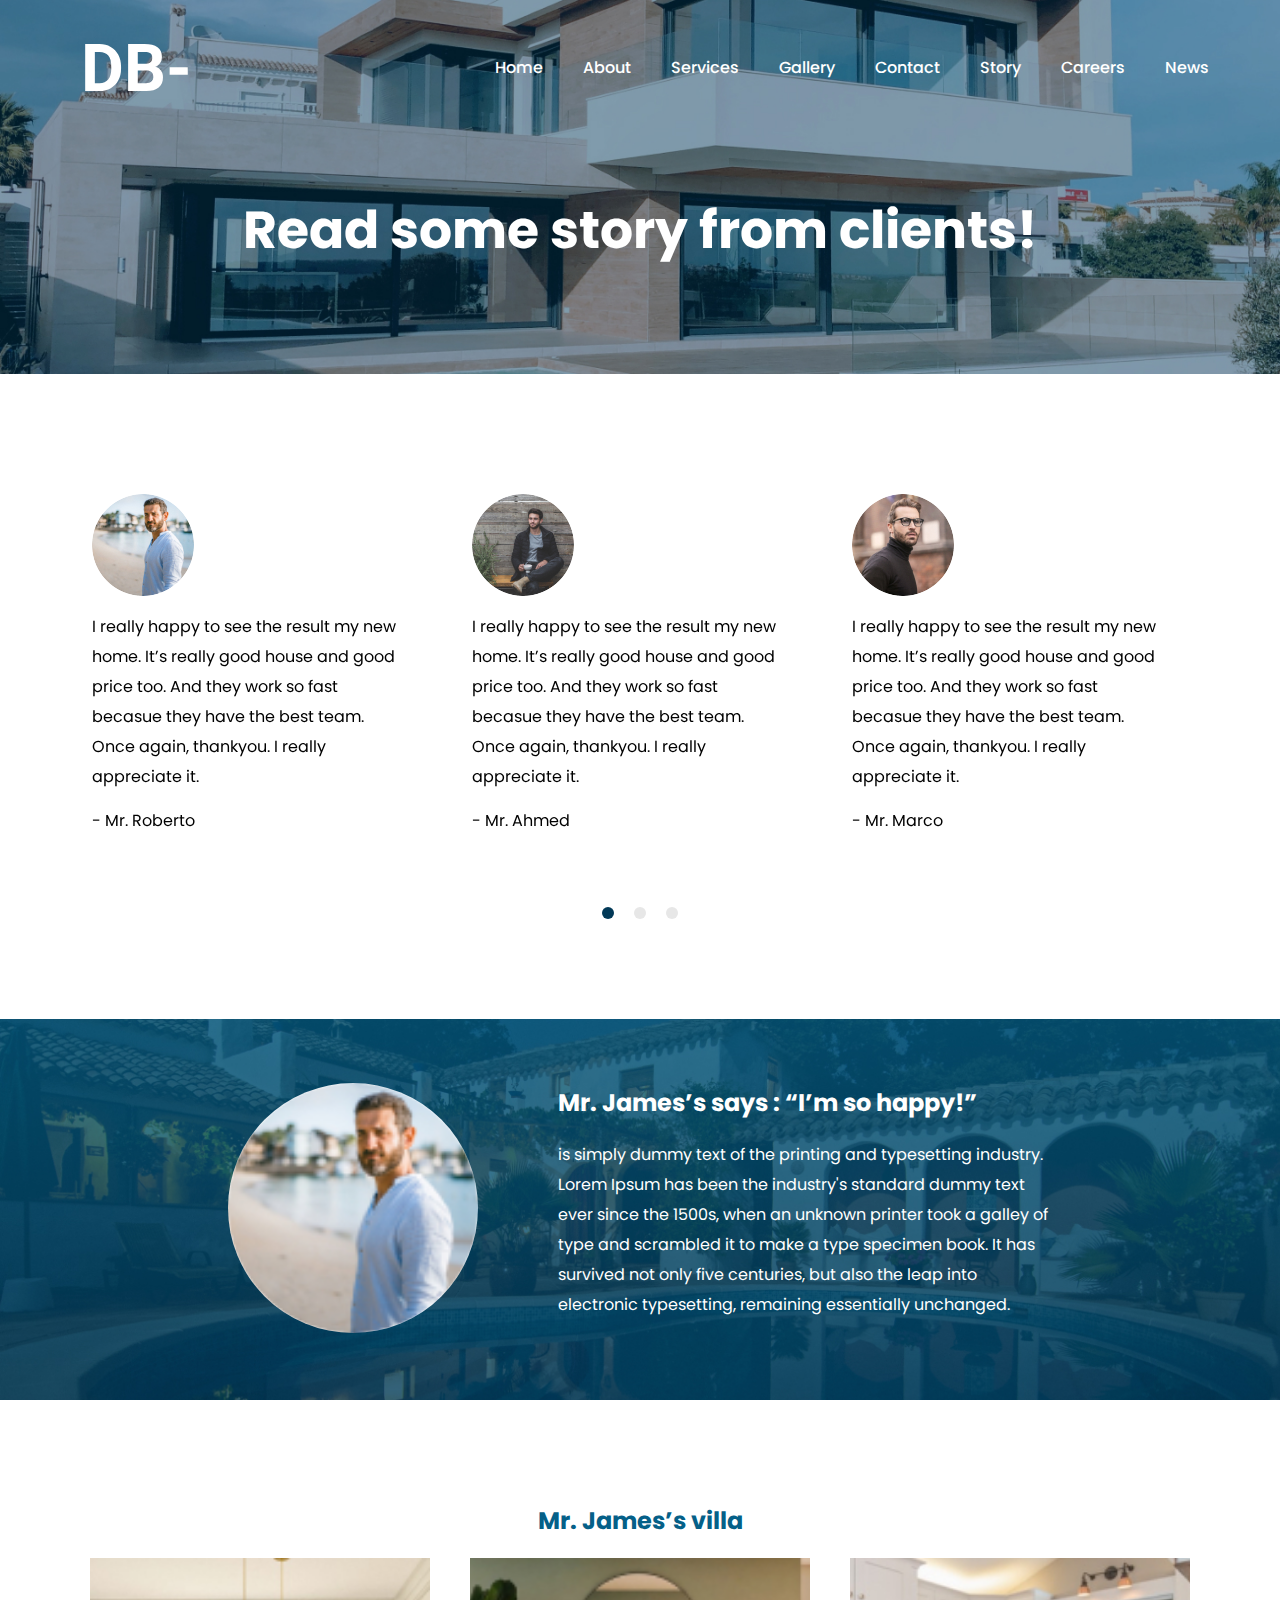
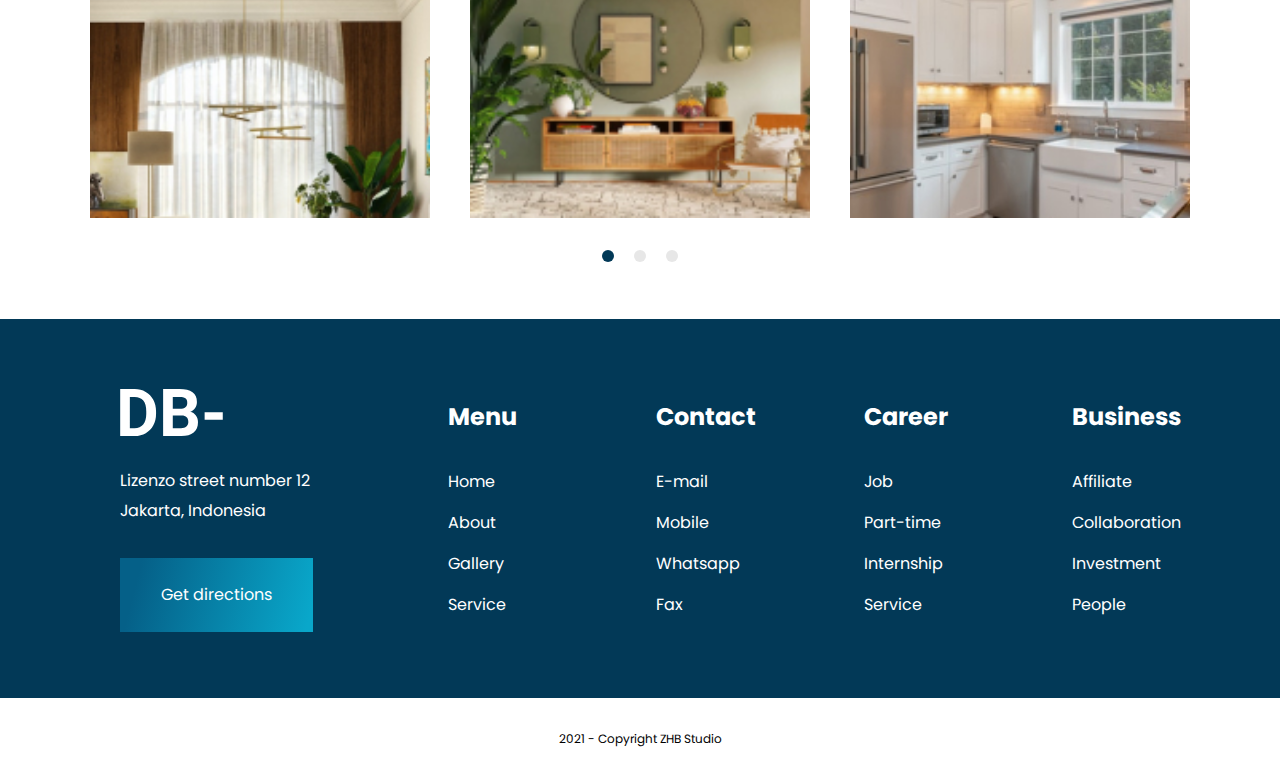
<file: stories.html>
<!DOCTYPE html>
<html lang="en">
<head>
    <meta charset="UTF-8">
    <meta http-equiv="X-UA-Compatible" content="IE=edge">
    <meta name="viewport" content="width=device-width, initial-scale=1.0">
    <title>DB-</title>
    <link rel="stylesheet" href="css/style.css">
    <link rel="stylesheet" href="css/fonts.css">
    <link rel="stylesheet" href="css/jquery.fancybox.css">

    <script src="js/jquery-3.4.1.min.js"></script>
    <script src="js/jquery.fancybox.min.js"></script>
    <script src="js/script.js"></script>
    <script src="js/slick.min.js"></script>
</head>
<body>
<div class="wrapper">
    <!-- Шапка -->
        <header>
            <a href="index.html"><img src="img/logo.svg" alt="DB-"></a>

            <div class="menu_burger"><b></b></div>

            <ul class="menu">
                <li><a href="index.html">Home</a></li>
                <li><a href="about.html">About</a></li>
                <li><a href="services.html">Services</a></li>
                <li><a href="gallery.html">Gallery</a></li>
                <li><a href="contact.html">Contact</a></li>
                <li><a href="story.html">Story</a></li>
                <li><a href="careers.html">Careers</a></li>
                <li><a href="news.html">News</a></li>
            </ul>
        </header>
    <!-- End Шапка -->

    <!-- Главный экран -->
    <div class="scrin">
        <div class="page_width">
            <div class="text">
                <span class="h1">Read some story from clients!</span>
            </div>
        </div>
    </div>
    <!-- End Главный экран -->

    <div class="page_width padding">
        <div class="comment_slider">
            <div class="item">
                <div class="img_shell">
                    <img src="img/comment_persen.jpg" alt="none">
                </div>
                <div class="text">
                    <p>I really happy to see the result my new home. It’s really good house and good price too. And they work so fast becasue they have the best team. Once again, thankyou. I really appreciate it.</p>
                    <span>- Mr. Roberto</span>
                </div>
            </div>
            <div class="item">
                <div class="img_shell">
                    <img src="img/comment_persen_2.jpg" alt="none">
                </div>
                <div class="text">
                    <p>I really happy to see the result my new home. It’s really good house and good price too. And they work so fast becasue they have the best team. Once again, thankyou. I really appreciate it.</p>
                    <span>- Mr. Ahmed</span>
                </div>
            </div>
            <div class="item">
                <div class="img_shell">
                    <img src="img/comment_persen_3.jpg" alt="none">
                </div>
                <div class="text">
                    <p>I really happy to see the result my new home. It’s really good house and good price too. And they work so fast becasue they have the best team. Once again, thankyou. I really appreciate it.</p>
                    <span>- Mr. Marco</span>
                </div>
            </div>
            <div class="item">
                <div class="img_shell">
                    <img src="img/comment_persen.jpg" alt="none">
                </div>
                <div class="text">
                    <p>I really happy to see the result my new home. It’s really good house and good price too. And they work so fast becasue they have the best team. Once again, thankyou. I really appreciate it.</p>
                    <span>- Mr. Roberto</span>
                </div>
            </div>
            <div class="item">
                <div class="img_shell">
                    <img src="img/comment_persen_2.jpg" alt="none">
                </div>
                <div class="text">
                    <p>I really happy to see the result my new home. It’s really good house and good price too. And they work so fast becasue they have the best team. Once again, thankyou. I really appreciate it.</p>
                    <span>- Mr. Ahmed</span>
                </div>
            </div>
            <div class="item">
                <div class="img_shell">
                    <img src="img/comment_persen_3.jpg" alt="none">
                </div>
                <div class="text">
                    <p>I really happy to see the result my new home. It’s really good house and good price too. And they work so fast becasue they have the best team. Once again, thankyou. I really appreciate it.</p>
                    <span>- Mr. Marco</span>
                </div>
            </div>
            <div class="item">
                <div class="img_shell">
                    <img src="img/comment_persen.jpg" alt="none">
                </div>
                <div class="text">
                    <p>I really happy to see the result my new home. It’s really good house and good price too. And they work so fast becasue they have the best team. Once again, thankyou. I really appreciate it.</p>
                    <span>- Mr. Roberto</span>
                </div>
            </div>
            <div class="item">
                <div class="img_shell">
                    <img src="img/comment_persen_2.jpg" alt="none">
                </div>
                <div class="text">
                    <p>I really happy to see the result my new home. It’s really good house and good price too. And they work so fast becasue they have the best team. Once again, thankyou. I really appreciate it.</p>
                    <span>- Mr. Ahmed</span>
                </div>
            </div>
            <div class="item">
                <div class="img_shell">
                    <img src="img/comment_persen_3.jpg" alt="none">
                </div>
                <div class="text">
                    <p>I really happy to see the result my new home. It’s really good house and good price too. And they work so fast becasue they have the best team. Once again, thankyou. I really appreciate it.</p>
                    <span>- Mr. Marco</span>
                </div>
            </div>
        </div>
    </div>

    <div class="comment_big padding">
        <div class="page_width">
            <div class="comment_big_content">
                <div class="img_shell">
                    <img src="img/comment_persen.jpg" alt="none">
                </div>
                <div class="text">
                    <span class="h2">Mr. James’s says : “I’m so happy!”</span>
                    <p>is simply dummy text of the printing and typesetting industry. Lorem Ipsum has been the industry's standard dummy text ever since the 1500s, when an unknown printer took a galley of type and scrambled it to make a type specimen book. It has survived not only five centuries, but also the leap into electronic typesetting, remaining essentially unchanged.</p>
                </div>
            </div>
        </div>
    </div>

    <div class="page_width padding">
        <span class="h2">Mr. James’s villa</span>
        <div class="slider">
            <a data-fancybox="gallery" href="img/works_4.jpg" class="item">
                <img src="img/works_4.jpg" alt="none">
            </a>
            <a data-fancybox="gallery" href="img/works_6.jpg" class="item">
                <img src="img/works_6.jpg" alt="none">
            </a>
            <a data-fancybox="gallery" href="img/works_8.jpg" class="item">
                <img src="img/works_8.jpg" alt="none">
            </a>
            <a data-fancybox="gallery" href="img/works_3.jpg" class="item">
                <img src="img/works_3.jpg" alt="none">
            </a>
            <a data-fancybox="gallery" href="img/works_1.jpg" class="item">
                <img src="img/works_1.jpg" alt="none">
            </a>
            <a data-fancybox="gallery" href="img/works_5.jpg" class="item">
                <img src="img/works_5.jpg" alt="none">
            </a>
            <a data-fancybox="gallery" href="img/works_3.jpg" class="item">
                <img src="img/works_3.jpg" alt="none">
            </a>
            <a data-fancybox="gallery" href="img/works_1.jpg" class="item">
                <img src="img/works_1.jpg" alt="none">
            </a>
            <a data-fancybox="gallery" href="img/works_5.jpg" class="item">
                <img src="img/works_5.jpg" alt="none">
            </a>
        </div>
    </div>

    <!-- Подвал -->
    <footer class="padding">
        <div class="page_width">
            <div class="footer_block">
                <div class="item">
                    <img src="img/logo.svg" alt="DB-">
                    <p>Lizenzo street number 12 Jakarta, Indonesia</p>
                    <a href="#" class="button">Get directions</a>
                </div>
                <div class="item footer_item">
                    <span class="h2">Menu</span>
                    <ul>
                        <li><a href="index.html">Home</a></li>
                        <li><a href="about.html">About</a></li>
                        <li><a href="gallery.html">Gallery</a></li>
                        <li><a href="services.html">Service</a></li>
                    </ul>
                </div>
                <div class="item footer_item">
                    <span class="h2">Contact</span>
                    <ul>
                        <li><a href="maleto:some_email@.come">E-mail</a></li>
                        <li><a href="tel:333444455555">Mobile</a></li>
                        <li><a href="https://wa.me/79200000000">Whatsapp</a></li>
                        <li><a href="#">Fax</a></li>
                    </ul>
                </div>
                <div class="item">
                    <span class="h2">Career</span>
                    <ul>
                        <li><a href="career.html">Job</a></li>
                        <li><a href="#">Part-time</a></li>
                        <li><a href="#">Internship</a></li>
                        <li><a href="services.html">Service</a></li>
                    </ul>
                </div>
                <div class="item">
                    <span class="h2">Business</span>
                    <ul>
                        <li><a href="#">Affiliate</a></li>
                        <li><a href="#">Collaboration</a></li>
                        <li><a href="#">Investment</a></li>
                        <li><a href="#">People</a></li>
                    </ul>
                </div>
            </div>
        </div>
        <div class="copyrit">
            <div class="page_width">
                <span>2021 - Copyright ZHB Studio</span>
            </div>
        </div>
    </footer>
    <!--End Подвал -->
</div>
</body>
</html>
</file>
<file: css/style.css>
@charset "UTF-8";
body {
  font-family: "Poppins", sans-serif;
  -webkit-box-sizing: border-box;
          box-sizing: border-box;
}

.wrapper {
  position: relative;
  width: 100%;
  overflow: hidden;
  min-height: 100%;
  min-width: 320px;
}

.page_width {
  padding: 0px 70px;
  margin: 0 auto;
  max-width: 1440px;
  position: relative;
}

@media screen and (max-width: 1024px) {
  .page_width {
    padding: 0 30px;
  }
}
@media screen and (max-width: 425px) {
  .page_width {
    padding: 0 20px;
  }
}
.padding {
  margin-top: 101px;
}

@media screen and (max-width: 570px) {
  .padding {
    margin-top: 60px;
  }
}
h1, .h1, h2, .h2, h3, .h3, h4, .h4 {
  font-weight: 700;
}

h1, .h1 {
  line-height: 78px;
  font-size: 52px;
  color: #FFF;
}

h1 {
  text-align: left;
}

.h1 {
  text-align: center;
}

@media screen and (max-width: 900px) {
  h1, .h1 {
    font-size: 43px;
    line-height: 69px;
  }
}
@media screen and (max-width: 525px) {
  h1, .h1 {
    font-size: 36px;
    line-height: 62px;
  }
}
h2, .h2 {
  line-height: 40.8px;
  font-size: 24px;
  color: #056088;
  margin-bottom: 16px;
  text-align: center;
  display: block;
}

.under_h2 {
  display: block;
  margin: 16px auto 34px auto;
  text-align: center;
  line-height: 28.8px;
  width: 348px;
}

@media screen and (max-width: 840px) {
  h2, .h2, .under_h2 {
    width: 100%;
    margin-left: auto;
    margin-right: auto;
  }
}
h3, .h3 {
  font-size: 20px;
  line-height: 34px;
  color: #056088;
}

p {
  line-height: 30px;
  font-size: 16px;
  font-weight: 400;
  margin: 16px 0;
}

a {
  font-size: 16px;
  line-height: 24px;
  font-weight: 500;
  text-decoration: none;
}

.button {
  display: inline-block;
  padding: 25px 41px;
  font-size: 16px;
  color: #FFF;
  text-align: center;
  margin: 16px 0;
  background: linear-gradient(104.58deg, #056088 10.57%, #09A7CA 96.62%);
  -webkit-transition: all 0.3s ease 0s;
  transition: all 0.3s ease 0s;
}
.button:hover {
  opacity: 50%;
  background-color: #056088;
}

@media screen and (max-width: 1208px) {
  .button {
    padding: 25px 30px;
  }
}
@media screen and (max-width: 918px) {
  .button {
    font-size: 13px;
  }
}
input,
textarea {
  border: 1px solid transparent;
  font-family: "Poppins", sans-serif;
  background: #FFF;
  -webkit-box-sizing: border-box;
          box-sizing: border-box;
  padding: 18px 30px;
  font-size: 16px;
  line-height: 27px;
  -webkit-transition: all 0.3s ease 0s;
  transition: all 0.3s ease 0s;
}
input::-webkit-input-placeholder, textarea::-webkit-input-placeholder {
  font-size: 16px;
  line-height: 27px;
  color: #000;
  opacity: 40%;
  -webkit-transition: all 0.3s ease 0s;
  transition: all 0.3s ease 0s;
}
input::-moz-placeholder, textarea::-moz-placeholder {
  font-size: 16px;
  line-height: 27px;
  color: #000;
  opacity: 40%;
  -webkit-transition: all 0.3s ease 0s;
  -moz-transition: all 0.3s ease 0s;
  transition: all 0.3s ease 0s;
}
input:-ms-input-placeholder, textarea:-ms-input-placeholder {
  font-size: 16px;
  line-height: 27px;
  color: #000;
  opacity: 40%;
  -webkit-transition: all 0.3s ease 0s;
  -ms-transition: all 0.3s ease 0s;
  transition: all 0.3s ease 0s;
}
input::-ms-input-placeholder, textarea::-ms-input-placeholder {
  font-size: 16px;
  line-height: 27px;
  color: #000;
  opacity: 40%;
  -webkit-transition: all 0.3s ease 0s;
  -ms-transition: all 0.3s ease 0s;
  transition: all 0.3s ease 0s;
}
input::placeholder,
textarea::placeholder {
  font-size: 16px;
  line-height: 27px;
  color: #000;
  opacity: 40%;
  -webkit-transition: all 0.3s ease 0s;
  transition: all 0.3s ease 0s;
}
input:focus,
textarea:focus {
  border: 1px solid #434343;
  color: #000;
}
input:focus::-webkit-input-placeholder, textarea:focus::-webkit-input-placeholder {
  opacity: 100%;
}
input:focus::-moz-placeholder, textarea:focus::-moz-placeholder {
  opacity: 100%;
}
input:focus:-ms-input-placeholder, textarea:focus:-ms-input-placeholder {
  opacity: 100%;
}
input:focus::-ms-input-placeholder, textarea:focus::-ms-input-placeholder {
  opacity: 100%;
}
input:focus::placeholder,
textarea:focus::placeholder {
  opacity: 100%;
}

input[type=button] {
  border: none;
}
input[type=button]:focus {
  border: none;
}

@media screen and (max-width: 730px) {
  input,
textarea {
    padding: 18px 15px;
  }
}
input[type=button] {
  background: linear-gradient(104.58deg, #056088 10.57%, #09A7CA 96.62%);
  color: #FFF;
  cursor: pointer;
  text-align: center;
}

.right {
  -webkit-box-ordinal-group: 3;
      -ms-flex-order: 2;
          order: 2;
}

.img_shell {
  overflow: hidden;
  border-radius: 50%;
  width: 102px;
  height: 102px;
  z-index: 1;
  position: relative;
}
.img_shell img {
  width: 100%;
  height: 100%;
  -o-object-fit: cover;
     object-fit: cover;
}

.text {
  position: relative;
  z-index: 1;
}

html, body {
  margin: 0;
  padding: 0;
  min-height: 100%;
  width: 100%;
  height: 100%;
  position: relative;
  background: #ffffff;
}

a {
  outline: none;
  cursor: pointer;
  -webkit-tap-highlight-color: rgba(255, 255, 255, 0);
  -webkit-tap-highlight-color: transparent;
}

a img {
  border: none;
  cursor: pointer;
}

img {
  vertical-align: bottom;
}

h1, h2, h3, h4, h5, h6 {
  margin: 0;
  font-weight: bold;
}

strong, b {
  font-weight: bold;
}

table {
  border: 0;
  border-collapse: collapse;
  border-spacing: 0;
}

ul, ol {
  margin: 0;
  padding: 0;
}

ul li {
  margin: 0;
  padding: 0;
  list-style-type: none;
}

hr {
  border: 0;
}

*:focus, *:active {
  outline: none;
  -webkit-tap-highlight-color: rgba(255, 255, 255, 0);
  -webkit-tap-highlight-color: transparent;
}

header {
  position: absolute;
  z-index: 2;
  top: 0;
  width: 100%;
  background-color: transparent;
  padding: 44px 71px 0 85px;
  display: -webkit-box;
  display: -ms-flexbox;
  display: flex;
  -webkit-box-pack: justify;
      -ms-flex-pack: justify;
          justify-content: space-between;
  -webkit-box-align: center;
      -ms-flex-align: center;
          align-items: center;
  -webkit-box-sizing: border-box;
          box-sizing: border-box;
}
header .menu_burger {
  position: relative;
  display: none;
  margin-top: -20px;
  width: 25px;
  height: 2px;
  background-color: #FFF;
  cursor: pointer;
  -webkit-transition: all 0.3s ease 0s;
  transition: all 0.3s ease 0s;
}
header .menu_burger::before {
  content: "";
  width: 25px;
  height: 2px;
  background-color: white;
  position: absolute;
  top: 9px;
  -webkit-transition: all 0.3s ease 0s;
  transition: all 0.3s ease 0s;
}
header .menu_burger::after {
  content: "";
  width: 25px;
  height: 2px;
  background-color: white;
  position: absolute;
  top: 18px;
  -webkit-transition: all 0.3s ease 0s;
  transition: all 0.3s ease 0s;
}
header .menu {
  color: #FFF;
  margin: 0 -18px;
}
header .menu li {
  display: inline-block;
  margin: 0 18px;
}
header .menu li a {
  color: #FFF;
  border-bottom: 1px solid transparent;
  -webkit-transition: all 0.3s ease 0s;
  transition: all 0.3s ease 0s;
}
header .menu li a:hover {
  border-bottom: 1px solid #FFF;
}
header .menu li .active {
  border-bottom: 1px solid #FFF;
}
header .menu_burger_active {
  margin-top: 0px;
  -webkit-transform: rotate(45deg);
          transform: rotate(45deg);
}
header .menu_burger_active::before {
  opacity: 0%;
}
header .menu_burger_active:after {
  top: 0;
  -webkit-transform: rotate(-90deg);
          transform: rotate(-90deg);
}

@media screen and (max-width: 1064px) {
  header .menu {
    position: absolute;
    right: 18px;
    top: 100px;
    background-color: #FFF;
    padding: 20px 50px;
    -webkit-transform: translateX(100%);
            transform: translateX(100%);
    -webkit-transition: all 0.3s ease 0s;
    transition: all 0.3s ease 0s;
  }
  header .menu li {
    display: block;
    margin: 10px 0;
  }
  header .menu li a {
    color: #434343;
  }
  header .menu_active {
    -webkit-transform: translateX(0%);
            transform: translateX(0%);
    -webkit-transition: all 0.3s ease 0s;
    transition: all 0.3s ease 0s;
  }
  header .menu_burger {
    display: block;
  }
}
@media screen and (max-width: 1024px) {
  header {
    padding: 44px 30px 0 30px;
  }
}
@media screen and (max-width: 425px) {
  header {
    padding: 44px 20px 0 20px;
  }
}
.main_scrin {
  -webkit-box-sizing: border-box;
          box-sizing: border-box;
  height: 690px;
  background: linear-gradient(1.17deg, #023957 -19.65%, #056088 93.67%);
  padding-top: 191px;
  padding-bottom: 171px;
  padding-left: 35px;
}
.main_scrin .text {
  position: relative;
  z-index: 1;
  width: 740px;
  color: #FFF;
}
.main_scrin .text p {
  width: 445px;
  margin: 14px 0 14px 0;
}

.main_scrin_bg {
  position: absolute;
  right: 0;
  top: 0;
  z-index: 0;
}

.scrin {
  padding-top: 191px;
  padding-bottom: 105px;
  background-image: url(../img/scrin_bg.jpg);
  background-position: top;
  background-size: cover;
}
.scrin .h1 {
  display: block;
  margin: 0 auto;
  width: 80%;
}

@media screen and (max-width: 1270px) {
  .main_scrin_bg {
    right: -10%;
  }
}
@media screen and (max-width: 1120px) {
  .main_scrin_bg {
    right: -20%;
  }
}
@media screen and (max-width: 970px) {
  .main_scrin_bg {
    right: -30%;
  }
}
@media screen and (max-width: 900px) {
  .scrin h1,
.scrin .h1,
.main_scrin h1,
.main_scrin .h1 {
    width: 100%;
  }

  .main_scrin .text {
    width: 100%;
  }
  .main_scrin .text p {
    width: 80%;
  }
}
@media screen and (max-width: 890px) {
  .main_scrin_bg {
    right: -40%;
  }
}
@media screen and (max-width: 820px) {
  .main_scrin_bg {
    right: -50%;
  }
}
@media screen and (max-width: 770px) {
  .main_scrin_bg {
    right: -60%;
  }
}
@media screen and (max-width: 720px) {
  .main_scrin_bg {
    right: -70%;
  }
}
@media screen and (max-width: 702px) {
  .main_scrin {
    padding-bottom: 171px;
    padding-left: 0px;
  }
}
@media screen and (max-width: 650px) {
  .main_scrin_bg {
    right: -80%;
  }
}
@media screen and (max-width: 618px) {
  .main_scrin_bg {
    right: -90%;
  }
}
@media screen and (max-width: 580px) {
  .main_scrin_bg {
    right: -100%;
  }
}
@media screen and (max-width: 550px) {
  .main_scrin_bg {
    right: -110%;
  }
}
@media screen and (max-width: 525px) {
  .main_scrin_bg {
    display: none;
  }

  .main_scrin {
    padding-bottom: 50px;
    height: auto;
    background-image: url(../img/main_scrin_bg.jpg);
    background-position: top;
    background-repeat: no-repeat;
    background-size: cover;
  }
}
.our_company {
  padding-top: 12px;
  display: -webkit-box;
  display: -ms-flexbox;
  display: flex;
  -webkit-box-pack: justify;
      -ms-flex-pack: justify;
          justify-content: space-between;
}
.our_company h2,
.our_company .h2 {
  text-align: left;
}
.our_company .img_and_circle {
  width: calc(50% - 10px);
  position: relative;
  overflow: hidden;
}
.our_company .img_and_circle > img {
  width: 100%;
  height: 100%;
  -o-object-fit: cover;
     object-fit: cover;
}
.our_company .img_and_circle .image {
  display: -ms-grid;
  display: grid;
  -ms-grid-columns: 50% 20px 50%;
  grid-template-columns: 50% 50%;
  grid-gap: 20px;
  overflow: hidden;
  width: 100%;
  height: 419px;
}
.our_company .img_and_circle .image .item {
  position: relative;
  overflow: hidden;
}
.our_company .img_and_circle .image .item:nth-child(1) {
  -ms-grid-column: 1;
      grid-column-start: 1;
  -ms-grid-row: 1;
      grid-row-start: 1;
  -ms-grid-row-span: 2;
  grid-row-end: 3;
}
.our_company .img_and_circle .image .item:nth-child(2) {
  -ms-grid-column: 2;
      grid-column-start: 2;
  -ms-grid-row: 1;
      grid-row-start: 1;
  -ms-grid-row-span: 1;
  grid-row-end: 2;
}
.our_company .img_and_circle .image .item:nth-child(3) {
  -ms-grid-column: 1;
      grid-column-start: 1;
  -ms-grid-row: 3;
      grid-row-start: 3;
  -ms-grid-row-span: 1;
  grid-row-end: 4;
}
.our_company .img_and_circle .image .item:nth-child(4) {
  -ms-grid-column: 2;
      grid-column-start: 2;
  -ms-grid-column-span: 0;
  grid-column-end: 2;
  -ms-grid-row: 2;
      grid-row-start: 2;
  -ms-grid-row-span: 2;
  grid-row-end: 4;
}
.our_company .img_and_circle .image .item img {
  -o-object-fit: cover;
     object-fit: cover;
  width: 100%;
  height: 100%;
}
.our_company .img_and_circle .circle {
  position: absolute;
  top: 50%;
  left: 50%;
  -webkit-transform: translate(-50%, -50%);
          transform: translate(-50%, -50%);
  width: 168px;
  height: 168px;
  border-radius: 50%;
  color: #056088;
  background-color: #FFF;
  text-align: center;
}
.our_company .img_and_circle .circle span {
  position: relative;
  display: block;
  font-size: 16px;
  font-weight: 500;
  line-height: 27px;
}
.our_company .img_and_circle .circle span::before {
  content: "";
  width: 60px;
  height: 30px;
  border-bottom: 11px solid #023957;
  border-left: 11px solid #023957;
  display: block;
  margin: 32px auto 37px auto;
  -webkit-transform: rotate(-45deg);
          transform: rotate(-45deg);
}
.our_company .text {
  width: calc(50% - 120px);
}
.our_company .text p {
  width: 90%;
}
.our_company .text .achievements {
  margin: 16px 0;
  display: -webkit-box;
  display: -ms-flexbox;
  display: flex;
  -webkit-box-pack: justify;
      -ms-flex-pack: justify;
          justify-content: space-between;
}

@media screen and (max-width: 1324px) {
  .our_company .text {
    width: calc(50% - 80px);
  }
}
@media screen and (max-width: 1100px) {
  .our_company .text {
    width: calc(50% - 50px);
  }
}
@media screen and (max-width: 960px) {
  .our_company .img_and_circle {
    width: calc(50% - 30px);
  }
  .our_company .img_and_circle .image {
    height: 380px;
  }
  .our_company .img_and_circle .circle {
    -webkit-transform: translate(-50%, -60%);
            transform: translate(-50%, -60%);
  }
  .our_company .text {
    width: calc(50% - 0px);
  }
}
@media screen and (max-width: 830px) {
  .our_company {
    -ms-flex-wrap: wrap;
        flex-wrap: wrap;
  }
  .our_company .img_and_circle {
    width: 100%;
  }
  .our_company .img_and_circle .circle {
    -webkit-transform: translate(-50%, -50%);
            transform: translate(-50%, -50%);
  }
  .our_company .text {
    margin-top: 20px;
    width: 100%;
  }
}
@media screen and (max-width: 440px) {
  .our_company .img_and_circle .image {
    height: 380px;
  }
  .our_company .img_and_circle .circle {
    width: 135px;
    height: 135px;
  }
  .our_company .img_and_circle .circle span::before {
    width: 30px;
    height: 15px;
    border-bottom: 8px solid #023957;
    border-left: 8px solid #023957;
    margin: 32px auto 20px auto;
    -webkit-transform: rotate(-45deg);
            transform: rotate(-45deg);
  }
  .our_company .text .achievements span {
    text-align: center;
    width: 100px;
  }
}
.services_block {
  display: -webkit-box;
  display: -ms-flexbox;
  display: flex;
  -webkit-box-pack: justify;
      -ms-flex-pack: justify;
          justify-content: space-between;
}
.services_block .item {
  position: relative;
  -webkit-box-sizing: border-box;
          box-sizing: border-box;
  width: calc(25% - 15px);
  padding: 25px 37px 15px 40px;
  background-color: #FFF;
  overflow: hidden;
  -webkit-transition: all 0.3s ease 0s;
  transition: all 0.3s ease 0s;
}
.services_block .item svg {
  position: relative;
  z-index: 1;
}
.services_block .item span {
  position: relative;
  z-index: 1;
}
.services_block .item h3 {
  position: relative;
  margin: 20px 0 16px 0;
  -webkit-transition: all 0.3s ease 0s;
  transition: all 0.3s ease 0s;
  z-index: 1;
}
.services_block .item::before {
  content: "";
  width: 100%;
  height: 100%;
  position: absolute;
  left: 0;
  top: 0;
  background-image: url(../img/services_bg.jpg);
  background-size: cover;
  z-index: 0;
  opacity: 0%;
  -webkit-transition: all 0.3s ease 0s;
  transition: all 0.3s ease 0s;
}
.services_block .item:hover {
  color: #FFF;
}
.services_block .item:hover h3 {
  color: #FFF;
}
.services_block .item:hover svg path {
  fill: #FFF;
}
.services_block .item:hover::before {
  opacity: 100%;
}

@media screen and (max-width: 1100px) {
  .services_block .item {
    width: calc(25% - 10px);
    padding: 25px 16px 15px 20px;
  }
}
@media screen and (max-width: 980px) {
  .services_block {
    -ms-flex-wrap: wrap;
        flex-wrap: wrap;
    margin: -10px 0;
  }
  .services_block .item {
    margin: 10px 0;
    width: calc(50% - 10px);
  }
}
@media screen and (max-width: 520px) {
  .services_block .item {
    margin: 10px 0;
    width: 100%;
  }
}
.benefits_block {
  display: -webkit-box;
  display: -ms-flexbox;
  display: flex;
  -webkit-box-pack: justify;
      -ms-flex-pack: justify;
          justify-content: space-between;
}
.benefits_block .item {
  -webkit-box-sizing: border-box;
          box-sizing: border-box;
  text-align: center;
  color: #FFF;
  padding: 54px 57px 44px 57px;
  width: calc(33% - 10px);
  background-size: cover;
  background-position: center;
}
.benefits_block .item:first-child {
  background-image: url(../img/benefits_1.jpg);
}
.benefits_block .item:nth-child(2) {
  background-image: url(../img/benefits_2.jpg);
}
.benefits_block .item:nth-child(3) {
  background-image: url(../img/benefits_3.jpg);
}
.benefits_block .item h3 {
  color: #FFF;
  margin: 34px 0 16px 0;
}

@media screen and (max-width: 1230px) {
  .benefits_block .item {
    padding: 44px 20px 34px 20px;
    width: calc(33% - 10px);
  }
}
@media screen and (max-width: 850px) {
  .benefits_block .item {
    padding: 30px 10px 25px 10px;
    width: calc(33% - 5px);
  }
}
@media screen and (max-width: 760px) {
  .benefits_block {
    -ms-flex-wrap: wrap;
        flex-wrap: wrap;
    margin: -10px 0;
  }
  .benefits_block .item {
    margin: 10px 0;
    padding: 30px 40px 25px 40px;
    width: 100%;
  }
}
@media screen and (max-width: 350px) {
  .benefits_block .item {
    padding: 30px 20px 25px 20px;
    width: 100%;
  }
}
.our_works {
  margin-top: -73px;
  padding-top: 179px;
  background-image: url(../img/works_bg.jpg);
  background-size: cover;
  background-position: top;
}
.our_works h2,
.our_works .under_h2 {
  color: #FFF;
}
.our_works .our_works_gallery {
  overflow: hidden;
  width: 100%;
  height: 475px;
  display: -ms-grid;
  display: grid;
  -ms-grid-columns: 16% 20px 16% 20px 16% 20px 16% 20px 16% 20px 16%;
  grid-template-columns: 16% 16% 16% 16% 16% 16%;
  -ms-grid-rows: 16% 20px 16% 20px 16% 20px 16% 20px 16% 20px 16%;
  grid-template-rows: 16% 16% 16% 16% 16% 16%;
  grid-gap: 20px;
}
.our_works .our_works_gallery > *:nth-child(1) {
  -ms-grid-row: 1;
  -ms-grid-column: 1;
}
.our_works .our_works_gallery > *:nth-child(2) {
  -ms-grid-row: 1;
  -ms-grid-column: 3;
}
.our_works .our_works_gallery > *:nth-child(3) {
  -ms-grid-row: 1;
  -ms-grid-column: 5;
}
.our_works .our_works_gallery > *:nth-child(4) {
  -ms-grid-row: 1;
  -ms-grid-column: 7;
}
.our_works .our_works_gallery > *:nth-child(5) {
  -ms-grid-row: 1;
  -ms-grid-column: 9;
}
.our_works .our_works_gallery > *:nth-child(6) {
  -ms-grid-row: 1;
  -ms-grid-column: 11;
}
.our_works .our_works_gallery > *:nth-child(7) {
  -ms-grid-row: 3;
  -ms-grid-column: 1;
}
.our_works .our_works_gallery > *:nth-child(8) {
  -ms-grid-row: 3;
  -ms-grid-column: 3;
}
.our_works .our_works_gallery > *:nth-child(9) {
  -ms-grid-row: 3;
  -ms-grid-column: 5;
}
.our_works .our_works_gallery > *:nth-child(10) {
  -ms-grid-row: 3;
  -ms-grid-column: 7;
}
.our_works .our_works_gallery > *:nth-child(11) {
  -ms-grid-row: 3;
  -ms-grid-column: 9;
}
.our_works .our_works_gallery > *:nth-child(12) {
  -ms-grid-row: 3;
  -ms-grid-column: 11;
}
.our_works .our_works_gallery > *:nth-child(13) {
  -ms-grid-row: 5;
  -ms-grid-column: 1;
}
.our_works .our_works_gallery > *:nth-child(14) {
  -ms-grid-row: 5;
  -ms-grid-column: 3;
}
.our_works .our_works_gallery > *:nth-child(15) {
  -ms-grid-row: 5;
  -ms-grid-column: 5;
}
.our_works .our_works_gallery > *:nth-child(16) {
  -ms-grid-row: 5;
  -ms-grid-column: 7;
}
.our_works .our_works_gallery > *:nth-child(17) {
  -ms-grid-row: 5;
  -ms-grid-column: 9;
}
.our_works .our_works_gallery > *:nth-child(18) {
  -ms-grid-row: 5;
  -ms-grid-column: 11;
}
.our_works .our_works_gallery > *:nth-child(19) {
  -ms-grid-row: 7;
  -ms-grid-column: 1;
}
.our_works .our_works_gallery > *:nth-child(20) {
  -ms-grid-row: 7;
  -ms-grid-column: 3;
}
.our_works .our_works_gallery > *:nth-child(21) {
  -ms-grid-row: 7;
  -ms-grid-column: 5;
}
.our_works .our_works_gallery > *:nth-child(22) {
  -ms-grid-row: 7;
  -ms-grid-column: 7;
}
.our_works .our_works_gallery > *:nth-child(23) {
  -ms-grid-row: 7;
  -ms-grid-column: 9;
}
.our_works .our_works_gallery > *:nth-child(24) {
  -ms-grid-row: 7;
  -ms-grid-column: 11;
}
.our_works .our_works_gallery > *:nth-child(25) {
  -ms-grid-row: 9;
  -ms-grid-column: 1;
}
.our_works .our_works_gallery > *:nth-child(26) {
  -ms-grid-row: 9;
  -ms-grid-column: 3;
}
.our_works .our_works_gallery > *:nth-child(27) {
  -ms-grid-row: 9;
  -ms-grid-column: 5;
}
.our_works .our_works_gallery > *:nth-child(28) {
  -ms-grid-row: 9;
  -ms-grid-column: 7;
}
.our_works .our_works_gallery > *:nth-child(29) {
  -ms-grid-row: 9;
  -ms-grid-column: 9;
}
.our_works .our_works_gallery > *:nth-child(30) {
  -ms-grid-row: 9;
  -ms-grid-column: 11;
}
.our_works .our_works_gallery > *:nth-child(31) {
  -ms-grid-row: 11;
  -ms-grid-column: 1;
}
.our_works .our_works_gallery > *:nth-child(32) {
  -ms-grid-row: 11;
  -ms-grid-column: 3;
}
.our_works .our_works_gallery > *:nth-child(33) {
  -ms-grid-row: 11;
  -ms-grid-column: 5;
}
.our_works .our_works_gallery > *:nth-child(34) {
  -ms-grid-row: 11;
  -ms-grid-column: 7;
}
.our_works .our_works_gallery > *:nth-child(35) {
  -ms-grid-row: 11;
  -ms-grid-column: 9;
}
.our_works .our_works_gallery > *:nth-child(36) {
  -ms-grid-row: 11;
  -ms-grid-column: 11;
}
.our_works .our_works_gallery .item {
  position: relative;
  overflow: hidden;
  cursor: pointer;
  -webkit-transition: all 0.3s ease 0s;
  transition: all 0.3s ease 0s;
}
.our_works .our_works_gallery .item:hover {
  opacity: 50%;
}
.our_works .our_works_gallery .item img {
  -o-object-fit: cover;
     object-fit: cover;
  width: 100%;
  height: 100%;
}
.our_works .our_works_gallery .item:nth-child(1) {
  -ms-grid-row: 1;
      grid-row-start: 1;
  -ms-grid-row-span: 2;
  grid-row-end: 3;
}
.our_works .our_works_gallery .item:nth-child(2) {
  -ms-grid-column: 2;
      grid-column-start: 2;
  -ms-grid-row: 1;
      grid-row-start: 1;
  -ms-grid-row-span: 5;
  grid-row-end: 6;
}
.our_works .our_works_gallery .item:nth-child(3) {
  -ms-grid-row: 1;
      grid-row-start: 1;
  -ms-grid-row-span: 3;
  grid-row-end: 4;
  -ms-grid-column: 3;
      grid-column-start: 3;
  -ms-grid-column-span: 2;
  grid-column-end: 5;
}
.our_works .our_works_gallery .item:nth-child(4) {
  -ms-grid-column: 5;
      grid-column-start: 5;
  -ms-grid-column-span: 1;
  grid-column-end: 6;
  -ms-grid-row: 1;
      grid-row-start: 1;
  -ms-grid-row-span: 2;
  grid-row-end: 3;
}
.our_works .our_works_gallery .item:nth-child(5) {
  -ms-grid-column: 6;
      grid-column-start: 6;
  -ms-grid-column-span: 1;
  grid-column-end: 7;
  -ms-grid-row: 1;
      grid-row-start: 1;
  -ms-grid-row-span: 1;
  grid-row-end: 2;
}
.our_works .our_works_gallery .item:nth-child(6) {
  -ms-grid-column: 6;
      grid-column-start: 6;
  -ms-grid-column-span: 1;
  grid-column-end: 7;
  -ms-grid-row: 2;
      grid-row-start: 2;
  -ms-grid-row-span: 1;
  grid-row-end: 3;
}
.our_works .our_works_gallery .item:nth-child(7) {
  -ms-grid-row: 3;
      grid-row-start: 3;
  -ms-grid-row-span: 3;
  grid-row-end: 6;
}
.our_works .our_works_gallery .item:nth-child(8) {
  -ms-grid-column: 3;
      grid-column-start: 3;
  -ms-grid-column-span: 2;
  grid-column-end: 5;
  -ms-grid-row: 4;
      grid-row-start: 4;
  -ms-grid-row-span: 2;
  grid-row-end: 6;
}
.our_works .our_works_gallery .item:nth-child(9) {
  -ms-grid-row: 3;
      grid-row-start: 3;
  -ms-grid-row-span: 3;
  grid-row-end: 6;
  -ms-grid-column: 5;
      grid-column-start: 5;
  -ms-grid-column-span: 2;
  grid-column-end: 7;
}
.our_works .right {
  width: 80px;
  margin: 20px 0 0 auto;
  display: block;
  position: relative;
}
.our_works .right::before {
  content: "";
  position: absolute;
  top: 50%;
  left: -743px;
  width: 714px;
  height: 2px;
  background-color: #09A7CA;
}
.our_works .comment_block {
  margin-top: 94px;
  position: relative;
}
.our_works .comment_block .text_img {
  display: -webkit-box;
  display: -ms-flexbox;
  display: flex;
}
.our_works .comment_block .text_block {
  height: 320px;
  overflow: hidden;
  padding: 53px 10px 0 30px;
  -webkit-box-sizing: border-box;
          box-sizing: border-box;
  width: 23.5%;
  display: block;
  background-color: #FFF;
}
.our_works .comment_block .text_block h2 {
  color: #056088;
}
.our_works .comment_block .text_block .under_h2 {
  color: #434343;
}
.our_works .comment_block .text_block h2,
.our_works .comment_block .text_block .under_h2 {
  text-align: left;
  width: auto;
}
.our_works .comment_block .text_block .button {
  margin-top: 0px;
}
.our_works .comment_block .image_block {
  -webkit-box-sizing: border-box;
          box-sizing: border-box;
  position: relative;
  overflow: hidden;
  border-left: 24px solid #FFF;
}
.our_works .comment_block .image_block img {
  -o-object-position: top;
     object-position: top;
  -o-object-fit: cover;
     object-fit: cover;
  width: 100%;
  height: 100%;
}
.our_works .comment_block .comment {
  padding: 41px 24px 29px 50px;
  right: 0;
  bottom: -80px;
  height: 266px;
  width: 416px;
  position: absolute;
  background: linear-gradient(1.17deg, #023957 -19.65%, #056088 93.67%);
  -webkit-box-sizing: border-box;
          box-sizing: border-box;
}
.our_works .comment_block .comment .image {
  position: absolute;
  top: -37px;
  left: -30px;
  width: 102px;
  height: 102px;
  border-radius: 50%;
  overflow: hidden;
}
.our_works .comment_block .comment .image img {
  background-color: skyblue;
  -o-object-position: right;
     object-position: right;
  -o-object-fit: cover;
     object-fit: cover;
  width: 100%;
  height: 100%;
}
.our_works .comment_block .comment .text {
  width: 100%;
  color: #FFF;
  background-color: transparent;
}
.our_works .comment_block .comment .text p {
  width: 100%;
}

@media screen and (max-width: 1438px) {
  .our_works .comment_block .text_block {
    height: 360px;
  }
}
@media screen and (max-width: 1350px) {
  .our_works .comment_block .text_block {
    height: auto;
  }
}
@media screen and (max-width: 1140px) {
  .our_works .comment_block .text_block {
    width: 40%;
  }
}
@media screen and (max-width: 950px) {
  .our_works .our_works_gallery {
    height: 400px;
  }
  .our_works .right::before {
    left: -743px;
    width: 714px;
    height: 2px;
    background-color: #09A7CA;
  }
  .our_works .comment_block .text_block {
    width: 50%;
    padding: 33px 20px 20px 20px;
  }
}
@media screen and (max-width: 859px) {
  .our_works .our_works_gallery {
    -ms-grid-columns: 20% 20px 20% 20px 20% 20px 20% 20px 20%;
    grid-template-columns: 20% 20% 20% 20% 20%;
    -ms-grid-rows: 16% 20px 16% 20px 16% 20px 16% 20px 16% 20px 16%;
    grid-template-rows: 16% 16% 16% 16% 16% 16%;
  }
  .our_works .our_works_gallery > *:nth-child(1) {
    -ms-grid-row: 1;
    -ms-grid-column: 1;
  }
  .our_works .our_works_gallery > *:nth-child(2) {
    -ms-grid-row: 1;
    -ms-grid-column: 3;
  }
  .our_works .our_works_gallery > *:nth-child(3) {
    -ms-grid-row: 1;
    -ms-grid-column: 5;
  }
  .our_works .our_works_gallery > *:nth-child(4) {
    -ms-grid-row: 1;
    -ms-grid-column: 7;
  }
  .our_works .our_works_gallery > *:nth-child(5) {
    -ms-grid-row: 1;
    -ms-grid-column: 9;
  }
  .our_works .our_works_gallery > *:nth-child(6) {
    -ms-grid-row: 3;
    -ms-grid-column: 1;
  }
  .our_works .our_works_gallery > *:nth-child(7) {
    -ms-grid-row: 3;
    -ms-grid-column: 3;
  }
  .our_works .our_works_gallery > *:nth-child(8) {
    -ms-grid-row: 3;
    -ms-grid-column: 5;
  }
  .our_works .our_works_gallery > *:nth-child(9) {
    -ms-grid-row: 3;
    -ms-grid-column: 7;
  }
  .our_works .our_works_gallery > *:nth-child(10) {
    -ms-grid-row: 3;
    -ms-grid-column: 9;
  }
  .our_works .our_works_gallery > *:nth-child(11) {
    -ms-grid-row: 5;
    -ms-grid-column: 1;
  }
  .our_works .our_works_gallery > *:nth-child(12) {
    -ms-grid-row: 5;
    -ms-grid-column: 3;
  }
  .our_works .our_works_gallery > *:nth-child(13) {
    -ms-grid-row: 5;
    -ms-grid-column: 5;
  }
  .our_works .our_works_gallery > *:nth-child(14) {
    -ms-grid-row: 5;
    -ms-grid-column: 7;
  }
  .our_works .our_works_gallery > *:nth-child(15) {
    -ms-grid-row: 5;
    -ms-grid-column: 9;
  }
  .our_works .our_works_gallery > *:nth-child(16) {
    -ms-grid-row: 7;
    -ms-grid-column: 1;
  }
  .our_works .our_works_gallery > *:nth-child(17) {
    -ms-grid-row: 7;
    -ms-grid-column: 3;
  }
  .our_works .our_works_gallery > *:nth-child(18) {
    -ms-grid-row: 7;
    -ms-grid-column: 5;
  }
  .our_works .our_works_gallery > *:nth-child(19) {
    -ms-grid-row: 7;
    -ms-grid-column: 7;
  }
  .our_works .our_works_gallery > *:nth-child(20) {
    -ms-grid-row: 7;
    -ms-grid-column: 9;
  }
  .our_works .our_works_gallery > *:nth-child(21) {
    -ms-grid-row: 9;
    -ms-grid-column: 1;
  }
  .our_works .our_works_gallery > *:nth-child(22) {
    -ms-grid-row: 9;
    -ms-grid-column: 3;
  }
  .our_works .our_works_gallery > *:nth-child(23) {
    -ms-grid-row: 9;
    -ms-grid-column: 5;
  }
  .our_works .our_works_gallery > *:nth-child(24) {
    -ms-grid-row: 9;
    -ms-grid-column: 7;
  }
  .our_works .our_works_gallery > *:nth-child(25) {
    -ms-grid-row: 9;
    -ms-grid-column: 9;
  }
  .our_works .our_works_gallery > *:nth-child(26) {
    -ms-grid-row: 11;
    -ms-grid-column: 1;
  }
  .our_works .our_works_gallery > *:nth-child(27) {
    -ms-grid-row: 11;
    -ms-grid-column: 3;
  }
  .our_works .our_works_gallery > *:nth-child(28) {
    -ms-grid-row: 11;
    -ms-grid-column: 5;
  }
  .our_works .our_works_gallery > *:nth-child(29) {
    -ms-grid-row: 11;
    -ms-grid-column: 7;
  }
  .our_works .our_works_gallery > *:nth-child(30) {
    -ms-grid-row: 11;
    -ms-grid-column: 9;
  }
  .our_works .our_works_gallery .item:nth-child(1) {
    -ms-grid-row: 1;
        grid-row-start: 1;
    -ms-grid-row-span: 1;
    grid-row-end: 2;
  }
  .our_works .our_works_gallery .item:nth-child(2) {
    -ms-grid-column: 2;
        grid-column-start: 2;
    -ms-grid-row: 1;
        grid-row-start: 1;
    -ms-grid-row-span: 5;
    grid-row-end: 6;
  }
  .our_works .our_works_gallery .item:nth-child(3) {
    -ms-grid-row: 1;
        grid-row-start: 1;
    -ms-grid-row-span: 3;
    grid-row-end: 4;
    -ms-grid-column: 3;
        grid-column-start: 3;
    -ms-grid-column-span: 1;
    grid-column-end: 4;
  }
  .our_works .our_works_gallery .item:nth-child(4) {
    -ms-grid-column: 4;
        grid-column-start: 4;
    -ms-grid-column-span: 1;
    grid-column-end: 5;
    -ms-grid-row: 1;
        grid-row-start: 1;
    -ms-grid-row-span: 2;
    grid-row-end: 3;
  }
  .our_works .our_works_gallery .item:nth-child(5) {
    -ms-grid-row: 2;
        grid-row-start: 2;
    -ms-grid-row-span: 2;
    grid-row-end: 4;
    -ms-grid-column: 1;
        grid-column-start: 1;
    -ms-grid-column-span: 1;
    grid-column-end: 2;
  }
  .our_works .our_works_gallery .item:nth-child(6) {
    -ms-grid-column: 5;
        grid-column-start: 5;
    -ms-grid-column-span: 0;
    grid-column-end: 5;
    -ms-grid-row: 1;
        grid-row-start: 1;
    -ms-grid-row-span: 2;
    grid-row-end: 3;
  }
  .our_works .our_works_gallery .item:nth-child(7) {
    -ms-grid-row: 4;
        grid-row-start: 4;
    -ms-grid-row-span: 2;
    grid-row-end: 6;
  }
  .our_works .our_works_gallery .item:nth-child(8) {
    -ms-grid-column: 3;
        grid-column-start: 3;
    -ms-grid-column-span: 1;
    grid-column-end: 4;
    -ms-grid-row: 4;
        grid-row-start: 4;
    -ms-grid-row-span: 2;
    grid-row-end: 6;
  }
  .our_works .our_works_gallery .item:nth-child(9) {
    -ms-grid-row: 3;
        grid-row-start: 3;
    -ms-grid-row-span: 3;
    grid-row-end: 6;
    -ms-grid-column: 4;
        grid-column-start: 4;
    -ms-grid-column-span: 3;
    grid-column-end: 7;
  }
}
@media screen and (max-width: 770px) {
  .our_works .comment_block .text_block {
    width: 90%;
  }
  .our_works .comment_block .comment {
    padding: 50px 24px 29px 50px;
    position: relative;
    width: calc(100% - 30px);
    margin-left: auto;
  }
  .our_works .comment_block .comment .image {
    top: -37px;
    left: -30px;
  }
}
@media screen and (max-width: 730px) {
  .our_works .our_works_gallery {
    -ms-grid-columns: 25% 20px 25% 20px 25% 20px 25%;
    grid-template-columns: 25% 25% 25% 25%;
    -ms-grid-rows: 14% 20px 14% 20px 14% 20px 14% 20px 14% 20px 14% 20px 14%;
    grid-template-rows: 14% 14% 14% 14% 14% 14% 14%;
  }
  .our_works .our_works_gallery > *:nth-child(1) {
    -ms-grid-row: 1;
    -ms-grid-column: 1;
  }
  .our_works .our_works_gallery > *:nth-child(2) {
    -ms-grid-row: 1;
    -ms-grid-column: 3;
  }
  .our_works .our_works_gallery > *:nth-child(3) {
    -ms-grid-row: 1;
    -ms-grid-column: 5;
  }
  .our_works .our_works_gallery > *:nth-child(4) {
    -ms-grid-row: 1;
    -ms-grid-column: 7;
  }
  .our_works .our_works_gallery > *:nth-child(5) {
    -ms-grid-row: 3;
    -ms-grid-column: 1;
  }
  .our_works .our_works_gallery > *:nth-child(6) {
    -ms-grid-row: 3;
    -ms-grid-column: 3;
  }
  .our_works .our_works_gallery > *:nth-child(7) {
    -ms-grid-row: 3;
    -ms-grid-column: 5;
  }
  .our_works .our_works_gallery > *:nth-child(8) {
    -ms-grid-row: 3;
    -ms-grid-column: 7;
  }
  .our_works .our_works_gallery > *:nth-child(9) {
    -ms-grid-row: 5;
    -ms-grid-column: 1;
  }
  .our_works .our_works_gallery > *:nth-child(10) {
    -ms-grid-row: 5;
    -ms-grid-column: 3;
  }
  .our_works .our_works_gallery > *:nth-child(11) {
    -ms-grid-row: 5;
    -ms-grid-column: 5;
  }
  .our_works .our_works_gallery > *:nth-child(12) {
    -ms-grid-row: 5;
    -ms-grid-column: 7;
  }
  .our_works .our_works_gallery > *:nth-child(13) {
    -ms-grid-row: 7;
    -ms-grid-column: 1;
  }
  .our_works .our_works_gallery > *:nth-child(14) {
    -ms-grid-row: 7;
    -ms-grid-column: 3;
  }
  .our_works .our_works_gallery > *:nth-child(15) {
    -ms-grid-row: 7;
    -ms-grid-column: 5;
  }
  .our_works .our_works_gallery > *:nth-child(16) {
    -ms-grid-row: 7;
    -ms-grid-column: 7;
  }
  .our_works .our_works_gallery > *:nth-child(17) {
    -ms-grid-row: 9;
    -ms-grid-column: 1;
  }
  .our_works .our_works_gallery > *:nth-child(18) {
    -ms-grid-row: 9;
    -ms-grid-column: 3;
  }
  .our_works .our_works_gallery > *:nth-child(19) {
    -ms-grid-row: 9;
    -ms-grid-column: 5;
  }
  .our_works .our_works_gallery > *:nth-child(20) {
    -ms-grid-row: 9;
    -ms-grid-column: 7;
  }
  .our_works .our_works_gallery > *:nth-child(21) {
    -ms-grid-row: 11;
    -ms-grid-column: 1;
  }
  .our_works .our_works_gallery > *:nth-child(22) {
    -ms-grid-row: 11;
    -ms-grid-column: 3;
  }
  .our_works .our_works_gallery > *:nth-child(23) {
    -ms-grid-row: 11;
    -ms-grid-column: 5;
  }
  .our_works .our_works_gallery > *:nth-child(24) {
    -ms-grid-row: 11;
    -ms-grid-column: 7;
  }
  .our_works .our_works_gallery > *:nth-child(25) {
    -ms-grid-row: 13;
    -ms-grid-column: 1;
  }
  .our_works .our_works_gallery > *:nth-child(26) {
    -ms-grid-row: 13;
    -ms-grid-column: 3;
  }
  .our_works .our_works_gallery > *:nth-child(27) {
    -ms-grid-row: 13;
    -ms-grid-column: 5;
  }
  .our_works .our_works_gallery > *:nth-child(28) {
    -ms-grid-row: 13;
    -ms-grid-column: 7;
  }
  .our_works .our_works_gallery .item:nth-child(1) {
    -ms-grid-row: 1;
        grid-row-start: 1;
    -ms-grid-row-span: 1;
    grid-row-end: 2;
  }
  .our_works .our_works_gallery .item:nth-child(2) {
    -ms-grid-column: 2;
        grid-column-start: 2;
    -ms-grid-row: 1;
        grid-row-start: 1;
    -ms-grid-row-span: 6;
    grid-row-end: 7;
  }
  .our_works .our_works_gallery .item:nth-child(3) {
    -ms-grid-row: 1;
        grid-row-start: 1;
    -ms-grid-row-span: 2;
    grid-row-end: 3;
    -ms-grid-column: 3;
        grid-column-start: 3;
    -ms-grid-column-span: 0;
    grid-column-end: 3;
  }
  .our_works .our_works_gallery .item:nth-child(4) {
    -ms-grid-column: 4;
        grid-column-start: 4;
    -ms-grid-column-span: 0;
    grid-column-end: 4;
    -ms-grid-row: 1;
        grid-row-start: 1;
    -ms-grid-row-span: 2;
    grid-row-end: 3;
  }
  .our_works .our_works_gallery .item:nth-child(5) {
    -ms-grid-row: 2;
        grid-row-start: 2;
    -ms-grid-row-span: 2;
    grid-row-end: 4;
    -ms-grid-column: 1;
        grid-column-start: 1;
    -ms-grid-column-span: 1;
    grid-column-end: 2;
  }
  .our_works .our_works_gallery .item:nth-child(6) {
    -ms-grid-column: 3;
        grid-column-start: 3;
    -ms-grid-column-span: 1;
    grid-column-end: 4;
    -ms-grid-row: 3;
        grid-row-start: 3;
    -ms-grid-row-span: 1;
    grid-row-end: 4;
  }
  .our_works .our_works_gallery .item:nth-child(7) {
    -ms-grid-row: 4;
        grid-row-start: 4;
    -ms-grid-row-span: 3;
    grid-row-end: 7;
  }
  .our_works .our_works_gallery .item:nth-child(8) {
    -ms-grid-column: 3;
        grid-column-start: 3;
    -ms-grid-column-span: 1;
    grid-column-end: 4;
    -ms-grid-row: 4;
        grid-row-start: 4;
    -ms-grid-row-span: 3;
    grid-row-end: 7;
  }
  .our_works .our_works_gallery .item:nth-child(9) {
    -ms-grid-row: 3;
        grid-row-start: 3;
    -ms-grid-row-span: 4;
    grid-row-end: 7;
    -ms-grid-column: 4;
        grid-column-start: 4;
    -ms-grid-column-span: 3;
    grid-column-end: 7;
  }
}
@media screen and (max-width: 660px) {
  .our_works .our_works_gallery {
    height: 340px;
    -ms-grid-columns: 33% 20px 33% 20px 33%;
    grid-template-columns: 33% 33% 33%;
    -ms-grid-rows: 12% 20px 12% 20px 12% 20px 12% 20px 12% 20px 12% 20px 12% 20px 12%;
    grid-template-rows: 12% 12% 12% 12% 12% 12% 12% 12%;
  }
  .our_works .our_works_gallery > *:nth-child(1) {
    -ms-grid-row: 1;
    -ms-grid-column: 1;
  }
  .our_works .our_works_gallery > *:nth-child(2) {
    -ms-grid-row: 1;
    -ms-grid-column: 3;
  }
  .our_works .our_works_gallery > *:nth-child(3) {
    -ms-grid-row: 1;
    -ms-grid-column: 5;
  }
  .our_works .our_works_gallery > *:nth-child(4) {
    -ms-grid-row: 3;
    -ms-grid-column: 1;
  }
  .our_works .our_works_gallery > *:nth-child(5) {
    -ms-grid-row: 3;
    -ms-grid-column: 3;
  }
  .our_works .our_works_gallery > *:nth-child(6) {
    -ms-grid-row: 3;
    -ms-grid-column: 5;
  }
  .our_works .our_works_gallery > *:nth-child(7) {
    -ms-grid-row: 5;
    -ms-grid-column: 1;
  }
  .our_works .our_works_gallery > *:nth-child(8) {
    -ms-grid-row: 5;
    -ms-grid-column: 3;
  }
  .our_works .our_works_gallery > *:nth-child(9) {
    -ms-grid-row: 5;
    -ms-grid-column: 5;
  }
  .our_works .our_works_gallery > *:nth-child(10) {
    -ms-grid-row: 7;
    -ms-grid-column: 1;
  }
  .our_works .our_works_gallery > *:nth-child(11) {
    -ms-grid-row: 7;
    -ms-grid-column: 3;
  }
  .our_works .our_works_gallery > *:nth-child(12) {
    -ms-grid-row: 7;
    -ms-grid-column: 5;
  }
  .our_works .our_works_gallery > *:nth-child(13) {
    -ms-grid-row: 9;
    -ms-grid-column: 1;
  }
  .our_works .our_works_gallery > *:nth-child(14) {
    -ms-grid-row: 9;
    -ms-grid-column: 3;
  }
  .our_works .our_works_gallery > *:nth-child(15) {
    -ms-grid-row: 9;
    -ms-grid-column: 5;
  }
  .our_works .our_works_gallery > *:nth-child(16) {
    -ms-grid-row: 11;
    -ms-grid-column: 1;
  }
  .our_works .our_works_gallery > *:nth-child(17) {
    -ms-grid-row: 11;
    -ms-grid-column: 3;
  }
  .our_works .our_works_gallery > *:nth-child(18) {
    -ms-grid-row: 11;
    -ms-grid-column: 5;
  }
  .our_works .our_works_gallery > *:nth-child(19) {
    -ms-grid-row: 13;
    -ms-grid-column: 1;
  }
  .our_works .our_works_gallery > *:nth-child(20) {
    -ms-grid-row: 13;
    -ms-grid-column: 3;
  }
  .our_works .our_works_gallery > *:nth-child(21) {
    -ms-grid-row: 13;
    -ms-grid-column: 5;
  }
  .our_works .our_works_gallery > *:nth-child(22) {
    -ms-grid-row: 15;
    -ms-grid-column: 1;
  }
  .our_works .our_works_gallery > *:nth-child(23) {
    -ms-grid-row: 15;
    -ms-grid-column: 3;
  }
  .our_works .our_works_gallery > *:nth-child(24) {
    -ms-grid-row: 15;
    -ms-grid-column: 5;
  }
  .our_works .our_works_gallery .item:nth-child(1) {
    display: none;
  }
  .our_works .our_works_gallery .item:nth-child(2) {
    -ms-grid-column: 2;
        grid-column-start: 2;
    -ms-grid-row: 1;
        grid-row-start: 1;
    -ms-grid-row-span: 7;
    grid-row-end: 8;
  }
  .our_works .our_works_gallery .item:nth-child(3) {
    -ms-grid-row: 1;
        grid-row-start: 1;
    -ms-grid-row-span: 2;
    grid-row-end: 3;
    -ms-grid-column: 3;
        grid-column-start: 3;
    -ms-grid-column-span: 1;
    grid-column-end: 4;
  }
  .our_works .our_works_gallery .item:nth-child(4) {
    -ms-grid-column: 3;
        grid-column-start: 3;
    -ms-grid-column-span: 1;
    grid-column-end: 4;
    -ms-grid-row: 3;
        grid-row-start: 3;
    -ms-grid-row-span: 2;
    grid-row-end: 5;
  }
  .our_works .our_works_gallery .item:nth-child(5) {
    -ms-grid-row: 1;
        grid-row-start: 1;
    -ms-grid-row-span: 2;
    grid-row-end: 3;
    -ms-grid-column: 1;
        grid-column-start: 1;
    -ms-grid-column-span: 1;
    grid-column-end: 2;
  }
  .our_works .our_works_gallery .item:nth-child(6) {
    -ms-grid-column: 1;
        grid-column-start: 1;
    -ms-grid-column-span: 1;
    grid-column-end: 2;
    -ms-grid-row: 3;
        grid-row-start: 3;
    -ms-grid-row-span: 2;
    grid-row-end: 5;
  }
  .our_works .our_works_gallery .item:nth-child(7) {
    -ms-grid-row: 5;
        grid-row-start: 5;
    -ms-grid-row-span: 3;
    grid-row-end: 8;
  }
  .our_works .our_works_gallery .item:nth-child(8) {
    -ms-grid-column: 3;
        grid-column-start: 3;
    -ms-grid-row: 5;
        grid-row-start: 5;
    -ms-grid-row-span: 3;
    grid-row-end: 8;
  }
  .our_works .our_works_gallery .item:nth-child(9) {
    display: none;
  }
}
@media screen and (max-width: 650px) {
  .our_works .comment_block .text_block {
    width: 130%;
  }
  .our_works .comment_block .comment {
    height: auto;
  }
}
@media screen and (max-width: 530px) {
  .our_works .comment_block .text_block {
    width: 200%;
  }
}
@media screen and (max-width: 480px) {
  .our_works .comment_block .text_img {
    -ms-flex-wrap: wrap;
        flex-wrap: wrap;
  }
  .our_works .comment_block .text_block {
    width: 100%;
    -webkit-box-ordinal-group: 3;
        -ms-flex-order: 2;
            order: 2;
  }
  .our_works .comment_block .image_block {
    -webkit-box-ordinal-group: 2;
        -ms-flex-order: 1;
            order: 1;
    width: 100%;
    border: none;
  }
}
@media screen and (max-width: 375px) {
  .our_works .our_works_gallery {
    height: 300px;
    grid-gap: 10px;
  }
  .our_works .comment_block .comment {
    padding: 40px 25px 25px 25px;
  }
  .our_works .comment_block .comment .image {
    top: -37px;
    left: -30px;
    width: 80px;
    height: 80px;
  }
}
.our_partners {
  padding-top: 80px;
  display: -webkit-box;
  display: -ms-flexbox;
  display: flex;
  -webkit-box-pack: justify;
      -ms-flex-pack: justify;
          justify-content: space-between;
}
.our_partners h2 {
  text-align: left;
}
.our_partners .partners_block {
  margin: 0 -69px;
}
.our_partners .partners_block .item {
  margin: 0 69px;
  cursor: pointer;
  -webkit-transition: all 0.3s ease 0s;
  transition: all 0.3s ease 0s;
}
.our_partners .partners_block .item:hover {
  opacity: 50%;
}

@media screen and (max-width: 1340px) {
  .our_partners .partners_block {
    margin: 0 -30px;
  }
  .our_partners .partners_block .item {
    margin: 0 30px;
  }
}
@media screen and (max-width: 1090px) {
  .our_partners {
    -ms-flex-wrap: wrap;
        flex-wrap: wrap;
  }
  .our_partners h2 {
    display: block;
  }
  .our_partners .partners_block {
    display: -webkit-box;
    display: -ms-flexbox;
    display: flex;
    width: 100%;
    margin: 10px -10px 0 -10px;
  }
  .our_partners .partners_block .item {
    width: auto;
    padding: 10px;
    margin: 0 auto;
  }
}
@media screen and (max-width: 730px) {
  .our_partners .partners_block {
    -ms-flex-wrap: wrap;
        flex-wrap: wrap;
  }
  .our_partners .partners_block .item {
    margin: 10px auto;
  }
}
.video {
  position: relative;
  width: calc(100% - 220px);
  height: 512px;
  margin: 0 auto;
}
.video img {
  -o-object-fit: cover;
     object-fit: cover;
  width: 100%;
  height: 100%;
}
.video a {
  position: absolute;
  top: 0;
  left: 0;
  width: 100%;
  height: 100%;
}
.video .video_text {
  position: absolute;
  bottom: -23px;
  right: 0;
  width: 416px;
  -webkit-box-sizing: border-box;
          box-sizing: border-box;
  padding: 20px 67px 32px 53px;
  background: linear-gradient(1.17deg, #023957 -19.65%, #056088 93.67%);
  color: #FFF;
}
.video .video_text p {
  margin-top: 10px;
  line-height: 28.8px;
}
.video::before {
  content: "";
  position: absolute;
  top: 50%;
  left: 50%;
  -webkit-transform: translate(-50%, -50%);
          transform: translate(-50%, -50%);
  width: 92px;
  height: 92px;
  background-color: #056088;
  border-radius: 50%;
  cursor: pointer;
  -webkit-transition: all 0.3s ease 0s;
  transition: all 0.3s ease 0s;
}
.video::after {
  content: "";
  position: absolute;
  top: 50%;
  left: 50%;
  -webkit-transform: translate(-40%, -50%);
          transform: translate(-40%, -50%);
  width: 0;
  height: 0;
  border-top: 20px solid transparent;
  border-left: 25px solid white;
  border-bottom: 20px solid transparent;
  cursor: pointer;
  -webkit-transition: all 0.3s ease 0s;
  transition: all 0.3s ease 0s;
}
.video:hover::before, .video:hover:after {
  opacity: 80%;
}

@media screen and (max-width: 1100px) {
  .video {
    width: calc(100% - 100px);
  }
}
@media screen and (max-width: 780px) {
  .video {
    width: calc(100% - 0px);
  }
}
@media screen and (max-width: 650px) {
  .video .video_text {
    padding: 20px 30px 32px 53px;
  }
}
@media screen and (max-width: 600px) {
  .video {
    height: 450px;
  }
  .video .video_text {
    padding: 20px 30px 32px 53px;
  }
}
@media screen and (max-width: 540px) {
  .video {
    height: 420px;
  }
  .video::before {
    width: 72px;
    height: 72px;
  }
  .video::after {
    border-top: 10px solid transparent;
    border-left: 15px solid white;
    border-bottom: 10px solid transparent;
  }
  .video .video_text {
    width: 75%;
    padding: 20px 30px 20px 30px;
  }
}
@media screen and (max-width: 480px) {
  .video {
    height: 400px;
  }
  .video .video_text {
    width: 85%;
    bottom: -35px;
  }
}
@media screen and (max-width: 402px) {
  .video {
    height: 380px;
  }
  .video .video_text {
    width: 90%;
    bottom: -40px;
    padding: 10px 5px 10px 15px;
  }
}
.mailing {
  padding: 55px 0;
  background-image: url(../img/mailing_bg.jpg);
  background-size: cover;
  background-position: top;
  background-repeat: no-repeat;
  text-align: center;
  color: #FFF;
}
.mailing span.h1 {
  display: block;
  width: 740px;
  margin: 0 auto;
}
.mailing p {
  width: 517px;
  margin: 9px auto 0 auto;
}
.mailing .email {
  margin: 26px auto 0 auto;
}
.mailing .email input[type=email] {
  width: 500px;
  margin: 0 -3px 0 0;
}
.mailing .email input[type=button] {
  margin: 0 0px 0 -2px;
  width: 140px;
}

@media screen and (max-width: 800px) {
  .mailing span.h1 {
    width: 95%;
    display: block;
    margin: 0 auto;
  }
  .mailing .email {
    margin: 26px auto 0 auto;
    width: 90%;
    display: -webkit-box;
    display: -ms-flexbox;
    display: flex;
  }
  .mailing .email input[type=email] {
    width: 80%;
    margin: 0 0px 0 0;
  }
  .mailing .email input[type=button] {
    margin: 0 0px 0 0px;
    width: 20%;
  }
}
@media screen and (max-width: 660px) {
  .mailing p {
    width: 95%;
  }
  .mailing .email input[type=email] {
    width: 70%;
    margin: 0 0px 0 0;
  }
  .mailing .email input[type=button] {
    margin: 0 0px 0 0px;
    width: 30%;
  }
}
@media screen and (max-width: 340px) {
  .mailing .email {
    -ms-flex-wrap: wrap;
        flex-wrap: wrap;
  }
  .mailing .email input[type=email] {
    width: 100%;
    margin: 0 0px 0 0;
  }
  .mailing .email input[type=button] {
    margin: 20px auto 0 auto;
    width: 50%;
  }
}
footer {
  background-color: #023957;
}
footer .footer_block {
  padding: 70px 110px 50px 109px;
  display: -webkit-box;
  display: -ms-flexbox;
  display: flex;
  -webkit-box-pack: justify;
      -ms-flex-pack: justify;
          justify-content: space-between;
}
footer .footer_block .item {
  width: calc(20% - 120px);
  -webkit-box-sizing: border-box;
          box-sizing: border-box;
}
footer .footer_block .item:first-child {
  width: 20%;
}
footer .footer_block .item .h2 {
  margin-top: 8px;
  text-align: left;
  color: #FFF;
  margin-bottom: 32px;
}
footer .footer_block .item li {
  margin-bottom: 16px;
}
footer .footer_block .item a {
  color: #FFF;
  font-weight: 300;
  -webkit-transition: all 0.3s ease 0s;
  transition: all 0.3s ease 0s;
}
footer .footer_block .item a:hover {
  opacity: 50%;
}
footer .footer_block .item p {
  color: #FFF;
  margin-top: 30px;
}
footer .copyrit {
  font-size: 12px;
  background-color: #FFF;
  text-align: center;
  padding: 32px 0 30px 0;
}

@media screen and (max-width: 1344px) {
  footer .footer_block {
    padding: 70px 50px 50px 50px;
  }
}
@media screen and (max-width: 1225px) {
  footer .footer_block .item {
    width: calc(20% - 90px);
  }
}
@media screen and (max-width: 1098px) {
  footer .footer_block {
    padding: 70px 0px 50px 0px;
  }
  footer .footer_block .item {
    width: calc(20% - 70px);
  }
}
@media screen and (max-width: 918px) {
  footer .footer_block .item {
    width: calc(20% - 50px);
  }
  footer .footer_block .item li {
    margin-bottom: 13px;
  }
  footer .footer_block .item a {
    font-size: 14px;
  }
}
@media screen and (max-width: 822px) {
  footer .footer_block {
    -ms-flex-wrap: wrap;
        flex-wrap: wrap;
  }
  footer .footer_block .item {
    width: 100%;
  }
  footer .footer_block .item:first-child {
    width: 100%;
  }
  footer .footer_block .item li {
    display: none;
    opacity: 0;
    -webkit-transition: all 0.3s ease 0s;
    transition: all 0.3s ease 0s;
  }
}
.text_and_img_bg {
  overflow: hidden;
  position: relative;
  width: 100%;
  color: #FFF;
  padding: 20px 0;
}
.text_and_img_bg .h2 {
  color: #FFF;
}
.text_and_img_bg .block_bg {
  position: absolute;
  width: 100%;
  height: 100%;
  top: 0;
  bottom: 0;
  z-index: 0;
}

.img_and_text {
  display: -webkit-box;
  display: -ms-flexbox;
  display: flex;
  -webkit-box-pack: justify;
      -ms-flex-pack: justify;
          justify-content: space-between;
}
.img_and_text .img_block {
  -webkit-box-ordinal-group: 2;
      -ms-flex-order: 1;
          order: 1;
  position: relative;
  width: calc(50% - 150px);
}
.img_and_text .img_block img {
  -o-object-fit: cover;
     object-fit: cover;
  width: 100%;
  height: 100%;
}
.img_and_text .img_block .second_img {
  -webkit-box-sizing: border-box;
          box-sizing: border-box;
  -o-object-fit: none;
     object-fit: none;
  position: absolute;
  z-index: 5;
  right: -110px;
  bottom: -49px;
  width: 80%;
  height: auto;
}
.img_and_text .right {
  -webkit-box-ordinal-group: 3;
      -ms-flex-order: 2;
          order: 2;
}
.img_and_text .text {
  -webkit-box-sizing: border-box;
          box-sizing: border-box;
  margin-top: 35px;
  -webkit-box-ordinal-group: 2;
      -ms-flex-order: 1;
          order: 1;
  width: 50%;
}
.img_and_text .text .h2 {
  text-align: left;
}

.text_bg {
  background-image: url(../img/text_bg.jpg);
  background-repeat: no-repeat;
  background-size: cover;
  color: #fff;
  vertical-align: middle;
  -webkit-box-align: center;
      -ms-flex-align: center;
          align-items: center;
}
.text_bg .text {
  padding: 20px;
  margin: 0 auto;
}
.text_bg .h2 {
  color: #fff;
}
.text_bg .img_block {
  width: 40%;
  height: 100%;
  border-right: 17px solid white;
}
.text_bg .right {
  border-right: none;
  border-left: 17px solid white;
}

@media screen and (max-width: 1480px) {
  .img_and_text .img_block .second_img {
    border: 20px solid #fff;
  }
}
@media screen and (max-width: 1220px) {
  .img_and_text .img_block {
    width: calc(50% - 30px);
  }
  .img_and_text .img_block .second_img {
    width: 70%;
    right: 30px;
  }
}
@media screen and (max-width: 1200px) {
  .text_bg {
    -ms-flex-wrap: wrap;
        flex-wrap: wrap;
  }
  .text_bg .text {
    padding: 40px;
    margin: 0 auto;
    width: 100%;
  }
  .text_bg .img_block {
    width: 100%;
    height: 300px;
    border: none;
  }
  .text_bg .right {
    -webkit-box-ordinal-group: 2;
        -ms-flex-order: 1;
            order: 1;
  }
}
@media screen and (max-width: 950px) {
  .img_and_text .img_block .second_img {
    display: none;
  }
}
@media screen and (max-width: 770px) {
  .img_and_text {
    -ms-flex-wrap: wrap;
        flex-wrap: wrap;
  }
  .img_and_text .img_block {
    width: 100%;
  }
  .img_and_text .text {
    width: 100%;
  }
}
@media screen and (max-width: 430px) {
  .text_bg .text {
    padding: 20px;
  }
}
.forms_and_img {
  display: -webkit-box;
  display: -ms-flexbox;
  display: flex;
  -webkit-box-pack: justify;
      -ms-flex-pack: justify;
          justify-content: space-between;
  background-color: #F5F5F5;
}
.forms_and_img .img_block {
  position: relative;
  width: calc(50% - 19.5px);
  overflow: hidden;
}
.forms_and_img .img_block img {
  -o-object-fit: cover;
     object-fit: cover;
  width: 100%;
  height: 100%;
}
.forms_and_img form {
  padding: 44px 34px 35px 39px;
  width: calc(50% - 19.5px);
  display: -webkit-box;
  display: -ms-flexbox;
  display: flex;
  -ms-flex-wrap: wrap;
      flex-wrap: wrap;
  -webkit-box-pack: justify;
      -ms-flex-pack: justify;
          justify-content: space-between;
}
.forms_and_img form .h2 {
  text-align: left;
}
.forms_and_img form input[type=text],
.forms_and_img form input[type=email] {
  width: calc( 50% - 8px);
  display: inline-block;
  margin-bottom: 16px;
}
.forms_and_img form textarea {
  width: 100%;
  margin-bottom: 16px;
}
.forms_and_img form input[type=button] {
  display: block;
}

.button_block {
  position: relative;
  display: -webkit-box;
  display: -ms-flexbox;
  display: flex;
  -webkit-box-pack: justify;
      -ms-flex-pack: justify;
          justify-content: space-between;
  width: 42%;
  margin: 0 auto;
}
.button_block .button {
  display: block;
  width: calc(33% - 16px);
  padding: 22px 0px;
}

@media screen and (max-width: 1210px) {
  .button_block {
    width: 65%;
  }
}
@media screen and (max-width: 1180px) {
  .forms_and_img .img_block {
    width: calc(40% - 19.5px);
  }
  .forms_and_img form {
    width: calc(60% - 19.5px);
  }
}
@media screen and (max-width: 940px) {
  .forms_and_img {
    -ms-flex-wrap: wrap;
        flex-wrap: wrap;
  }
  .forms_and_img .img_block {
    width: 100%;
    height: 300px;
  }
  .forms_and_img form {
    width: 100%;
  }
}
@media screen and (max-width: 820px) {
  .button_block {
    width: 75%;
  }
}
@media screen and (max-width: 670px) {
  .forms_and_img .img_block {
    height: 250px;
  }
  .forms_and_img form {
    padding: 30px 20px 20px 20px;
  }

  .button_block {
    width: 80%;
  }
}
@media screen and (max-width: 570px) {
  .button_block {
    width: 100%;
  }
}
@media screen and (max-width: 520px) {
  .forms_and_img .img_block {
    height: 250px;
  }
  .forms_and_img form {
    padding: 30px 15px 15px 15px;
  }
  .forms_and_img form input[type=text],
.forms_and_img form input[type=email] {
    width: 100%;
  }
  .forms_and_img form input[type=button] {
    display: block;
    margin: 16px auto;
  }
}
@media screen and (max-width: 430px) {
  .button_block .button {
    width: calc(33% - 5px);
  }
}
.gallery {
  display: -webkit-box;
  display: -ms-flexbox;
  display: flex;
  -ms-flex-wrap: wrap;
      flex-wrap: wrap;
  -webkit-box-pack: justify;
      -ms-flex-pack: justify;
          justify-content: space-between;
}
.gallery .item {
  width: calc(33% - 20px);
  margin-bottom: 100px;
  -webkit-box-shadow: 0px 12px 21px 6px rgba(0, 0, 0, 0.11);
          box-shadow: 0px 12px 21px 6px rgba(0, 0, 0, 0.11);
  overflow: hidden;
}
.gallery .item .image {
  overflow: hidden;
  width: 100%;
  height: 250px;
  position: relative;
}
.gallery .item .image img {
  -o-object-position: center;
     object-position: center;
  -o-object-fit: cover;
     object-fit: cover;
  width: 100%;
  height: 100%;
}
.gallery .item .text {
  overflow: hidden;
  -webkit-box-sizing: border-box;
          box-sizing: border-box;
  width: 100%;
  text-align: left;
  padding: 30px 30px 22px 30px;
}
.gallery .item .text .h2 {
  text-align: left;
  width: 90%;
  margin-left: 0;
  margin-right: 0;
}

@media screen and (max-width: 1024px) {
  .gallery .item {
    width: calc(50% - 20px);
  }
}
@media screen and (max-width: 760px) {
  .gallery .item {
    width: 100%;
    margin-bottom: 50px;
  }
  .gallery .item .text {
    padding: 30px 20px 22px 20px;
  }
}
.banner {
  -webkit-box-sizing: border-box;
          box-sizing: border-box;
  display: -webkit-box;
  display: -ms-flexbox;
  display: flex;
  cursor: pointer;
  position: relative;
  -webkit-box-pack: justify;
      -ms-flex-pack: justify;
          justify-content: space-between;
  padding: 306px 78px 29px 76px;
  overflow: hidden;
  background: -webkit-gradient(linear, left top, left bottom, color-stop(41.4%, rgba(0, 0, 0, 0)), to(rgba(0, 0, 0, 0.8))), url(brian-babb-XbwHrt87mQ0-unsplash.jpg);
  background: linear-gradient(180deg, rgba(0, 0, 0, 0) 41.4%, rgba(0, 0, 0, 0.8) 100%), url(brian-babb-XbwHrt87mQ0-unsplash.jpg);
}
.banner .banner_bg {
  position: absolute;
  top: 0;
  left: 0;
  height: 100%;
  width: 100%;
  z-index: 0;
  -o-object-fit: cover;
     object-fit: cover;
}
.banner .h1 {
  text-align: left;
  z-index: 1;
}
.banner p {
  z-index: 1;
  color: #fff;
  width: 26%;
}

.gallery_content a.h2 {
  -webkit-transition: all 0.3s ease 0s;
  transition: all 0.3s ease 0s;
}
.gallery_content a.h2:hover {
  opacity: 50%;
}

@media screen and (max-width: 1286px) {
  .banner {
    padding: 220px 58px 29px 56px;
  }
  .banner .h1 {
    width: 50%;
  }
  .banner p {
    width: 40%;
  }
}
@media screen and (max-width: 850px) {
  .banner {
    padding: 180px 58px 29px 56px;
    -ms-flex-wrap: wrap;
        flex-wrap: wrap;
  }
  .banner .h1 {
    text-align: center;
    width: 100%;
  }
  .banner p {
    width: 100%;
    text-align: center;
  }
}
.comment_slider {
  display: -webkit-box;
  display: -ms-flexbox;
  display: flex;
  -webkit-box-pack: justify;
      -ms-flex-pack: justify;
          justify-content: space-between;
}
.comment_slider .item {
  width: calc(33% - 22px);
  background-size: cover;
  background-repeat: no-repeat;
  background-position: right;
  padding: 19px 52px 42px 22px;
  -webkit-box-sizing: border-box;
          box-sizing: border-box;
  position: relative;
  z-index: 1;
  -webkit-transition: all 0.3s ease 0s;
  transition: all 0.3s ease 0s;
}
.comment_slider .item::before {
  content: "";
  width: 100%;
  height: 100%;
  position: absolute;
  left: 0;
  top: 0;
  background-image: url(../img/services_bg.jpg);
  background-size: cover;
  z-index: 0;
  opacity: 0%;
  -webkit-transition: all 0.3s ease 0s;
  transition: all 0.3s ease 0s;
}
.comment_slider .item:hover {
  color: #fff;
}
.comment_slider .item:hover::before {
  opacity: 100%;
}

.comment_big {
  background-image: url(../img/mailing_bg.jpg);
  background-size: cover;
  background-repeat: no-repeat;
  color: #fff;
  margin-top: 144px;
}
.comment_big .comment_big_content {
  display: -webkit-box;
  display: -ms-flexbox;
  display: flex;
  -webkit-box-pack: justify;
      -ms-flex-pack: justify;
          justify-content: space-between;
  padding: 64px 158px;
}
.comment_big .img_shell {
  width: calc(50% - 300px);
  height: auto;
}
.comment_big .text {
  width: 50%;
}
.comment_big .h2 {
  color: #fff;
  text-align: left;
}

@media screen and (max-width: 1550px) {
  .comment_big .img_shell {
    width: 250px;
    height: 250px;
  }
  .comment_big .text {
    width: 60%;
  }
}
@media screen and (max-width: 1200px) {
  .comment_big .comment_big_content {
    padding: 64px 100px;
  }
}
@media screen and (max-width: 1070px) {
  .comment_big .comment_big_content {
    padding: 64px 0px;
  }
}
@media screen and (max-width: 820px) {
  .comment_big .img_shell {
    width: 200px;
    height: 200px;
  }
  .comment_big .text {
    width: 60%;
  }
}
@media screen and (max-width: 690px) {
  .comment_big .comment_big_content {
    -ms-flex-wrap: wrap;
        flex-wrap: wrap;
  }
  .comment_big .img_shell {
    width: 200px;
    height: 200px;
    margin: 0 auto;
  }
  .comment_big .text {
    margin-top: 30px;
    width: 100%;
  }
  .comment_big .text .h2 {
    text-align: center;
  }
}
.vacancies {
  display: -webkit-box;
  display: -ms-flexbox;
  display: flex;
  -webkit-box-pack: justify;
      -ms-flex-pack: justify;
          justify-content: space-between;
  -ms-flex-wrap: wrap;
      flex-wrap: wrap;
}
.vacancies .item {
  width: calc(30% - 20px);
  -webkit-box-shadow: 0px 8px 30px rgba(2, 57, 87, 0.15);
          box-shadow: 0px 8px 30px rgba(2, 57, 87, 0.15);
  padding: 30px 30px 16px 30px;
  margin-bottom: 100px;
}
.vacancies .item .h2 {
  text-align: left;
}
.vacancies .item ul li {
  vertical-align: middle;
  margin-bottom: 6px;
}
.vacancies .item ul li::before {
  content: "";
  display: inline-block;
  width: 15px;
  height: 15px;
  background-image: url(../img/icon_time.svg);
  background-size: contain;
  background-repeat: no-repeat;
  vertical-align: middle;
  margin-right: 8px;
}
.vacancies .item ul li:nth-child(2)::before {
  background-image: url(../img/icon_bag.svg);
}
.vacancies .item ul li:nth-child(3)::before {
  background-image: url(../img/icon_dollor.svg);
}

@media screen and (max-width: 1450px) {
  .vacancies .item {
    width: 25%;
    margin-bottom: 100px;
  }
}
@media screen and (max-width: 1010px) {
  .vacancies .item {
    width: 25%;
    margin-bottom: 50px;
  }
}
@media screen and (max-width: 850px) {
  .vacancies .item {
    width: 40%;
  }
}
@media screen and (max-width: 710px) {
  .vacancies .item {
    width: 37%;
  }
}
@media screen and (max-width: 590px) {
  .vacancies .item {
    width: 100%;
  }
}
.slick-list {
  overflow: hidden;
}

.slick-track {
  display: -webkit-box;
  display: -ms-flexbox;
  display: flex;
  position: relative;
}

.slider {
  display: -webkit-box;
  display: -ms-flexbox;
  display: flex;
}
.slider .item {
  width: calc(33% -20px);
  height: 260px;
  margin: 0 20px;
  overflow: hidden;
  position: relative;
}
.slider .item img {
  -o-object-fit: cover;
     object-fit: cover;
  height: 100%;
  width: 100%;
  -o-object-position: top;
     object-position: top;
}

@media screen and (max-width: 700px) {
  .slider .item {
    width: calc(33% -10px);
    height: 230px;
    margin: 0 10px;
    overflow: hidden;
    position: relative;
  }
  .slider .item img {
    -o-object-fit: cover;
       object-fit: cover;
    height: 100%;
    width: 100%;
    -o-object-position: top;
       object-position: top;
  }
}
/* Точки (булиты) */
.slick-dots {
  display: -webkit-box;
  display: -ms-flexbox;
  display: flex;
  position: absolute;
  left: 50%;
  bottom: -44px;
  -webkit-transform: translateX(-50%);
          transform: translateX(-50%);
}

.slick-dots li {
  border-radius: 50%;
  border: none;
  width: 12px;
  height: 12px;
  background-color: #E7E7E7;
  margin: 0 10px;
  -webkit-transition: all 0.3s ease 0s;
  transition: all 0.3s ease 0s;
  cursor: pointer;
}
.slick-dots li:hover {
  background-color: #023957;
  opacity: 50%;
}

/* Активная точка */
.slick-dots li.slick-active {
  background-color: #023957;
}
.slick-dots li.slick-active:hover {
  opacity: 100%;
}

/* Элемент точки */
.slick-dots li button {
  opacity: 0;
  margin: 0 -5px;
}
/*# sourceMappingURL=style.css.map */
</file>
<file: css/fonts.css>
@font-face {
	font-family: 'Poppins';
	src: url('../fonts/bold/Poppins-Bold.eot');
	src: url('../fonts/bold/Poppins-Bold.woff') format('woff'),
         url('../fonts/bold/Poppins-Bold.ttf') format('truetype'), 
         url('../fonts/bold/Poppins-Bold.svg') format('svg');
	font-weight: 700;
	font-style: bold;
}

@font-face {
	font-family: 'Poppins';
	src: url('../fonts/medium/Poppins-Medium.eot');
	src: url('../fonts/medium/Poppins-Medium.woff') format('woff'),
         url('../fonts/medium/Poppins-Medium.ttf') format('truetype'), 
         url('../fonts/medium/Poppins-Medium.svg') format('svg');
	font-weight: 500;
	font-style: medium;
}

@font-face {
	font-family: 'Poppins';
	src: url('../fonts/regular/Poppins-Regular.eot');
	src: url('../fonts/regular/Poppins-Regular.woff') format('woff'),
         url('../fonts/regular/Poppins-Regular.ttf') format('truetype'), 
         url('../fonts/regular/Poppins-Regular.svg') format('svg');
	font-weight: 400;
	font-style: regular;
}
</file>
